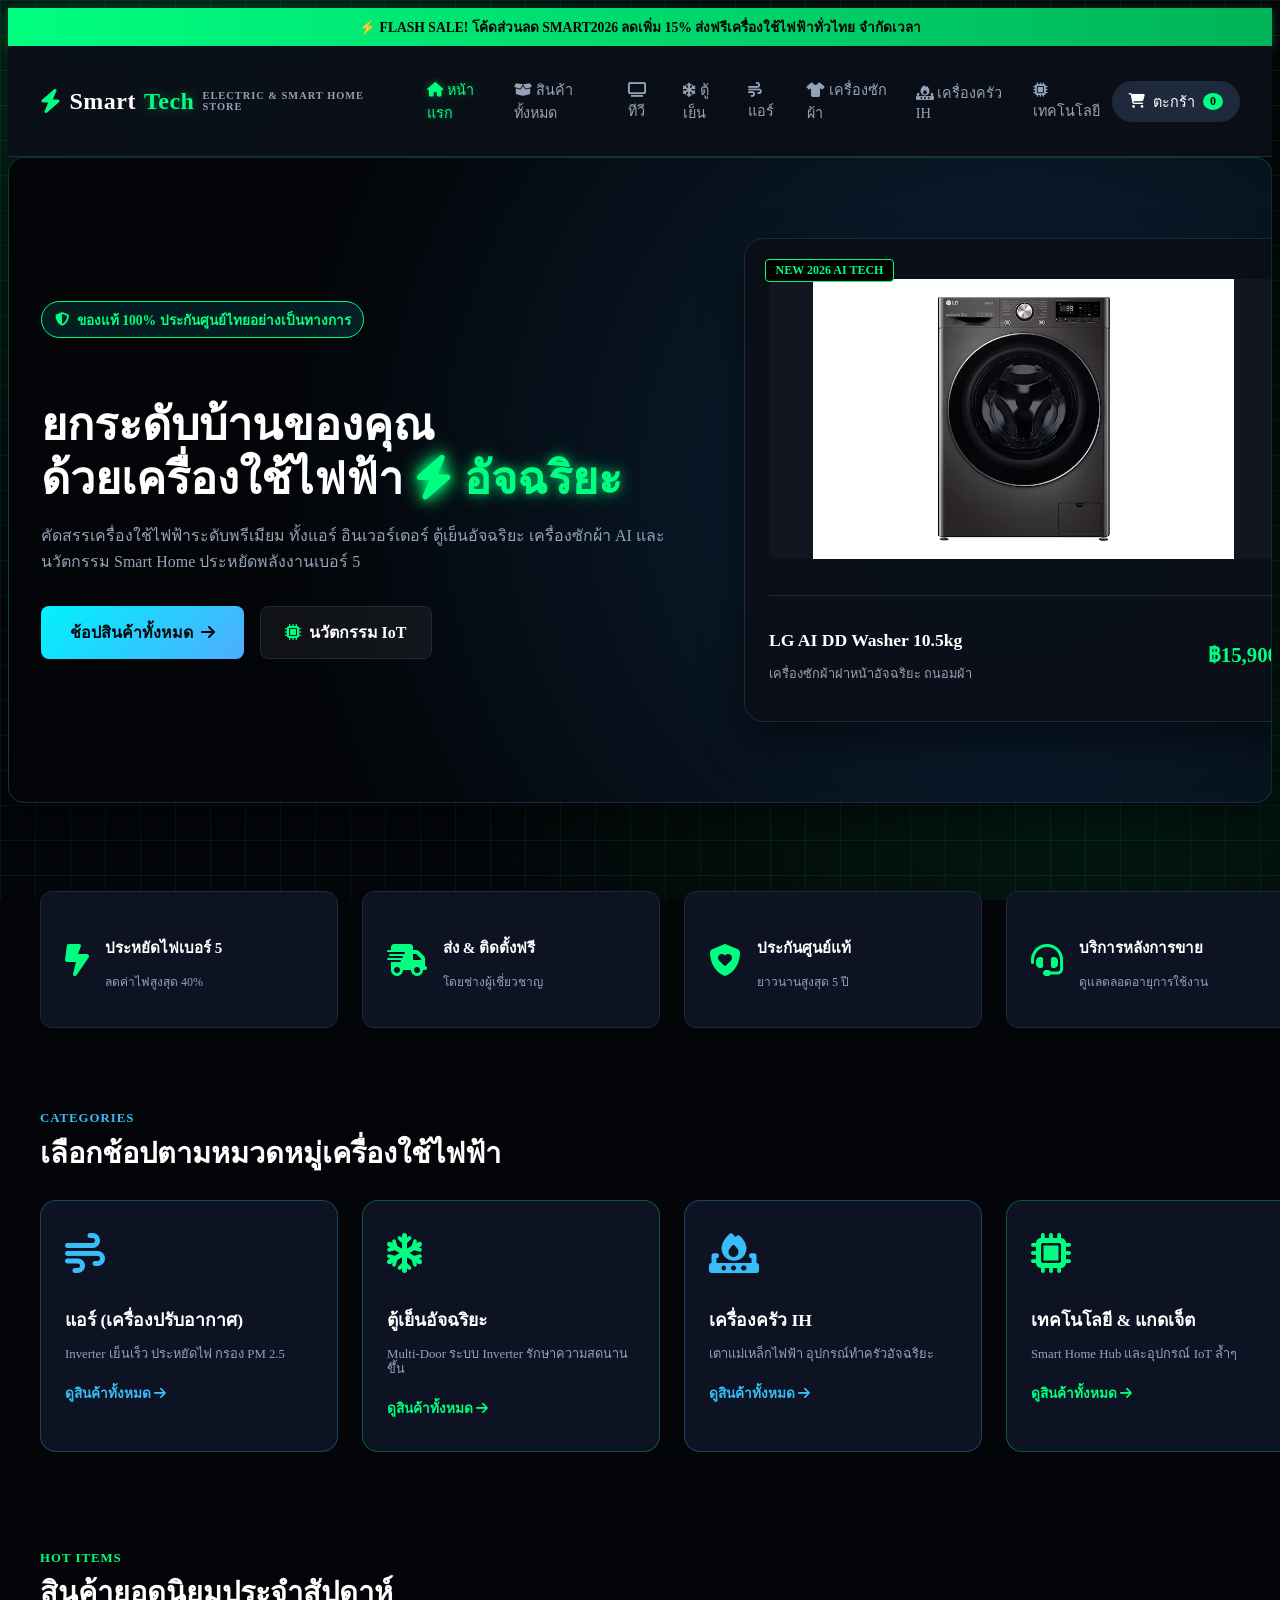
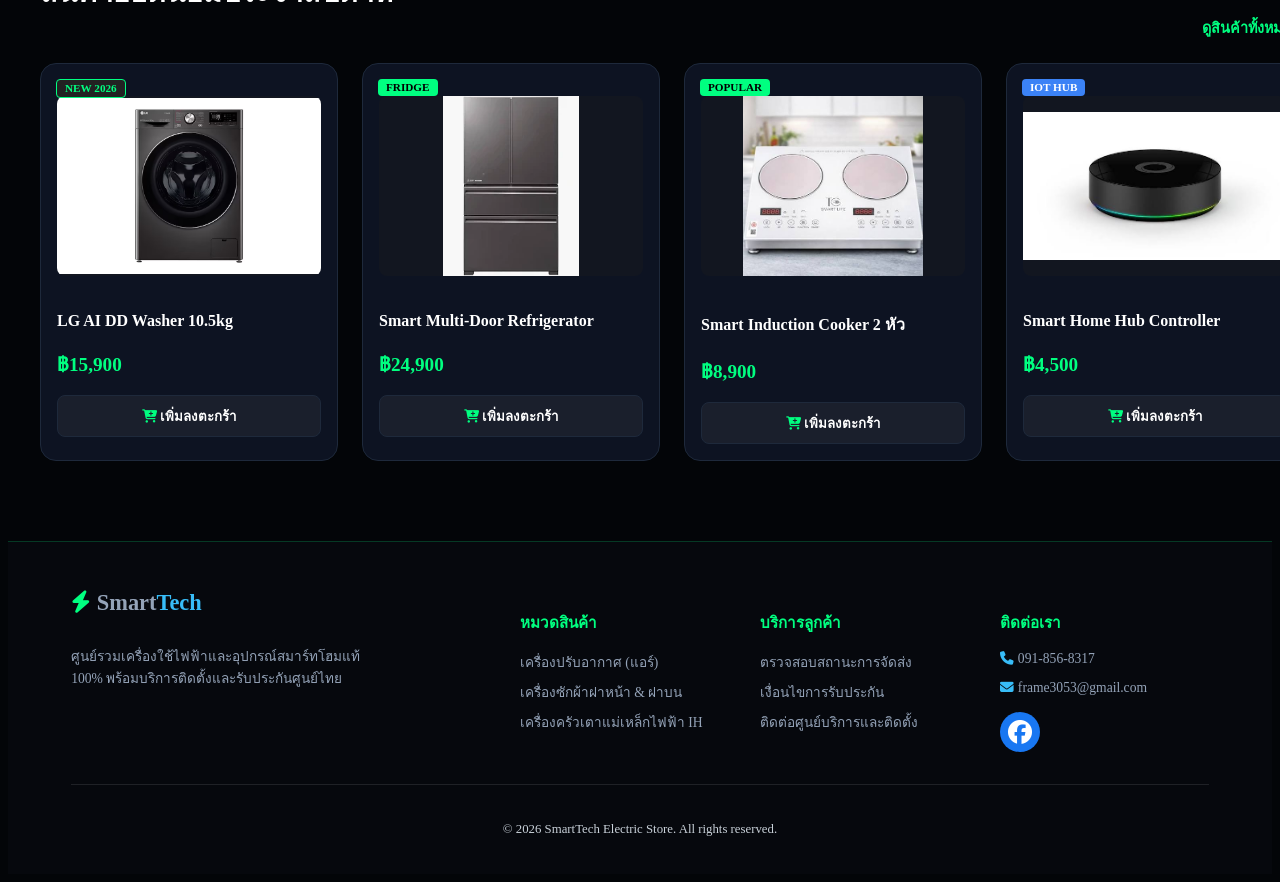
<file: index.html>
<!DOCTYPE html>
<html lang="th">
<head>
    <meta charset="UTF-8">
    <meta name="viewport" content="width=device-width, initial-scale=1.0">
    <title>SmartTech - ผู้นำนวัตกรรมเครื่องใช้ไฟฟ้าอัจฉริยะ</title>
    <!-- FontAwesome สำหรับไอคอน -->
    <link rel="stylesheet" href="https://cdnjs.cloudflare.com/ajax/libs/font-awesome/6.4.0/css/all.min.css">
    <!-- เชื่อมโยงไฟล์ CSS หลัก -->
    <link rel="stylesheet" href="style.css">
</head>
<body>

    <!-- Top Banner -->
    <div class="top-banner">
        ⚡ FLASH SALE! โค้ดส่วนลด SMART2026 ลดเพิ่ม 15% ส่งฟรีเครื่องใช้ไฟฟ้าทั่วไทย <span>จำกัดเวลา</span>
    </div>

    <!-- Navigation Bar -->
    <header>
        <div class="nav-container">
            <a href="index.html" class="logo">
                <i class="fa-solid fa-bolt" style="color:var(--accent-color);"></i> Smart<span>Tech</span>
                <small style="display: block; font-size: 0.65rem; color: var(--text-muted); letter-spacing: 1px;">ELECTRIC & SMART HOME STORE</small>
            </a>
            <ul class="nav-links">
                <li><a href="index.html" class="active"><i class="fa-solid fa-house"></i> หน้าแรก</a></li>
                <li><a href="products.html"><i class="fa-solid fa-box-open"></i> สินค้าทั้งหมด</a></li>
                <li><a href="tv.html"><i class="fa-solid fa-tv"></i> ทีวี</a></li>
                <li><a href="fridge.html"><i class="fa-solid fa-snowflake"></i> ตู้เย็น</a></li>
                <li><a href="ac.html"><i class="fa-solid fa-wind"></i> แอร์</a></li>
                <li><a href="washing.html"><i class="fa-solid fa-shirt"></i> เครื่องซักผ้า</a></li>
                <li><a href="kitchen.html"><i class="fa-solid fa-fire-burner"></i> เครื่องครัว IH</a></li>
                <li><a href="technology.html"><i class="fa-solid fa-microchip"></i> เทคโนโลยี</a></li>
            </ul>
            <a href="cart.html" class="cart-btn">
                <i class="fa-solid fa-cart-shopping"></i> ตะกร้า <span id="cart-count">0</span>
            </a>
        </div>
    </header>

    <!-- Hero Section -->
    <section class="hero-section" style="padding: 3rem 0; background: radial-gradient(circle at 80% 50%, #0d233a 0%, #030508 70%); border-bottom: 1px solid var(--border-color);">
        <div class="container" style="display: grid; grid-template-columns: 1.2fr 1fr; gap: 2rem; align-items: center;">
            <div>
                <div style="display: inline-flex; align-items: center; gap: 0.5rem; background: rgba(0,242,254,0.1); border: 1px solid var(--accent-color); padding: 0.4rem 0.8rem; border-radius: 20px; color: var(--accent-color); font-size: 0.85rem; font-weight: 700; margin-bottom: 1.5rem;">
                    <i class="fa-solid fa-shield-halved"></i> ของแท้ 100% ประกันศูนย์ไทยอย่างเป็นทางการ
                </div>
                <h1 style="font-size: 2.8rem; color: #fff; margin-bottom: 1rem; line-height: 1.2;">
    ยกระดับบ้านของคุณ<br>
    ด้วยเครื่องใช้ไฟฟ้า <span class="lightning-effect"><i class="fa-solid fa-bolt" style="color: var(--accent-color); filter: drop-shadow(0 0 8px rgba(0,255,128,0.8));"></i> อัจฉริยะ</span>
</h1>
                <p style="color: var(--text-muted); font-size: 1rem; line-height: 1.6; margin-bottom: 2rem;">
                    คัดสรรเครื่องใช้ไฟฟ้าระดับพรีเมียม ทั้งแอร์ อินเวอร์เตอร์ ตู้เย็นอัจฉริยะ เครื่องซักผ้า AI และนวัตกรรม Smart Home ประหยัดพลังงานเบอร์ 5
                </p>
                <div style="display: flex; gap: 1rem;">
                    <a href="products.html" style="background: linear-gradient(135deg, #00f2fe 0%, #4facfe 100%); color: #030508; padding: 0.8rem 1.8rem; border-radius: 8px; font-weight: 800; text-decoration: none; display: inline-flex; align-items: center; gap: 0.5rem;">
                        ช้อปสินค้าทั้งหมด <i class="fa-solid fa-arrow-right"></i>
                    </a>
                    <a href="technology.html" style="background: rgba(255,255,255,0.05); border: 1px solid var(--border-color); color: #fff; padding: 0.8rem 1.5rem; border-radius: 8px; font-weight: 700; text-decoration: none; display: inline-flex; align-items: center; gap: 0.5rem;">
                        <i class="fa-solid fa-microchip" style="color: var(--accent-color);"></i> นวัตกรรม IoT
                    </a>
                </div>
            </div>
            <div class="card-hover" style="background: rgba(10, 13, 20, 0.8); border: 1px solid var(--border-color); border-radius: 20px; padding: 1.5rem; position: relative; box-shadow: 0 20px 40px rgba(0,0,0,0.5);">
                <span style="position: absolute; top: 20px; left: 20px; background: #000; color: var(--accent-color); border: 1px solid var(--accent-color); padding: 0.2rem 0.6rem; border-radius: 4px; font-size: 0.75rem; font-weight: 800;">NEW 2026 AI TECH</span>
                <img src="thum-1600x1062.avif" alt="LG AI DD Washer" style="width: 100%; height: 280px; object-fit: contain; border-radius: 10px; margin: 1rem 0; background: #121620;">
                <div style="display: flex; justify-content: space-between; align-items: center; margin-top: 1rem; border-top: 1px solid var(--border-color); padding-top: 1rem;">
                    <div>
                        <h3 style="color: #fff; font-size: 1.1rem; margin-bottom: 0.2rem;">LG AI DD Washer 10.5kg</h3>
                        <p style="color: var(--text-muted); font-size: 0.8rem;">เครื่องซักผ้าฝาหน้าอัจฉริยะ ถนอมผ้า</p>
                    </div>
                    <span style="color: var(--accent-color); font-weight: 800; font-size: 1.3rem;">฿15,900</span>
                </div>
            </div>
        </div>
    </section>

    <!-- Features Banner -->
    <div class="container" style="margin: 3rem auto;">
        <div style="display: grid; grid-template-columns: repeat(4, 1fr); gap: 1.5rem;">
            <div class="card-hover" style="background: var(--card-bg); border: 1px solid var(--border-color); padding: 1.5rem; border-radius: 12px; display: flex; align-items: center; gap: 1rem;">
                <i class="fa-solid fa-bolt-lightning" style="font-size: 2rem; color: var(--accent-color);"></i>
                <div>
                    <h4 style="color: #fff; font-size: 0.95rem; margin-bottom: 0.2rem;">ประหยัดไฟเบอร์ 5</h4>
                    <p style="color: var(--text-muted); font-size: 0.75rem;">ลดค่าไฟสูงสุด 40%</p>
                </div>
            </div>
            <div class="card-hover" style="background: var(--card-bg); border: 1px solid var(--border-color); padding: 1.5rem; border-radius: 12px; display: flex; align-items: center; gap: 1rem;">
                <i class="fa-solid fa-truck-fast" style="font-size: 2rem; color: var(--accent-color);"></i>
                <div>
                    <h4 style="color: #fff; font-size: 0.95rem; margin-bottom: 0.2rem;">ส่ง & ติดตั้งฟรี</h4>
                    <p style="color: var(--text-muted); font-size: 0.75rem;">โดยช่างผู้เชี่ยวชาญ</p>
                </div>
            </div>
            <div class="card-hover" style="background: var(--card-bg); border: 1px solid var(--border-color); padding: 1.5rem; border-radius: 12px; display: flex; align-items: center; gap: 1rem;">
                <i class="fa-solid fa-shield-heart" style="font-size: 2rem; color: var(--accent-color);"></i>
                <div>
                    <h4 style="color: #fff; font-size: 0.95rem; margin-bottom: 0.2rem;">ประกันศูนย์แท้</h4>
                    <p style="color: var(--text-muted); font-size: 0.75rem;">ยาวนานสูงสุด 5 ปี</p>
                </div>
            </div>
            <div class="card-hover" style="background: var(--card-bg); border: 1px solid var(--border-color); padding: 1.5rem; border-radius: 12px; display: flex; align-items: center; gap: 1rem;">
                <i class="fa-solid fa-headset" style="font-size: 2rem; color: var(--accent-color);"></i>
                <div>
                    <h4 style="color: #fff; font-size: 0.95rem; margin-bottom: 0.2rem;">บริการหลังการขาย</h4>
                    <p style="color: var(--text-muted); font-size: 0.75rem;">ดูแลตลอดอายุการใช้งาน</p>
                </div>
            </div>
        </div>
    </div>

    <!-- Categories Section -->
    <div class="container" style="margin-bottom: 4rem;">
        <div style="margin-bottom: 1.5rem;">
            <span style="color: #38bdf8; font-size: 0.8rem; font-weight: 800; letter-spacing: 1px;">CATEGORIES</span>
            <h2 style="font-size: 1.8rem; color: #fff; margin-top: 0.2rem;">เลือกช้อปตามหมวดหมู่เครื่องใช้ไฟฟ้า</h2>
        </div>
        <div style="display: grid; grid-template-columns: repeat(4, 1fr); gap: 1.5rem;">
            
            <!-- 1. แอร์ -->
            <a href="ac.html" class="card-hover" style="background: var(--card-bg); border: 1px solid rgba(56, 189, 248, 0.3); border-radius: 16px; padding: 2rem 1.5rem; text-decoration: none; display: block; transition: 0.3s;">
                <i class="fa-solid fa-wind" style="font-size: 2.5rem; color: #38bdf8; margin-bottom: 1rem;"></i>
                <h3 style="color: #fff; font-size: 1.1rem; margin-bottom: 0.4rem;">แอร์ (เครื่องปรับอากาศ)</h3>
                <p style="color: var(--text-muted); font-size: 0.8rem; margin-bottom: 1.2rem; line-height: 1.2;">Inverter เย็นเร็ว ประหยัดไฟ กรอง PM 2.5</p>
                <span style="color: #38bdf8; font-size: 0.85rem; font-weight: 700;">ดูสินค้าทั้งหมด <i class="fa-solid fa-arrow-right"></i></span>
            </a>

            <!-- 2. ตู้เย็น (ใช้ fridge.webp) -->
            <a href="fridge.html" class="card-hover" style="background: var(--card-bg); border: 1px solid rgba(0, 255, 128, 0.3); border-radius: 16px; padding: 2rem 1.5rem; text-decoration: none; display: block; transition: 0.3s;">
                <i class="fa-solid fa-snowflake" style="font-size: 2.5rem; color: #00ff80; margin-bottom: 1rem;"></i>
                <h3 style="color: #fff; font-size: 1.1rem; margin-bottom: 0.4rem;">ตู้เย็นอัจฉริยะ</h3>
                <p style="color: var(--text-muted); font-size: 0.8rem; margin-bottom: 1.2rem; line-height: 1.2;">Multi-Door ระบบ Inverter รักษาความสดนานขึ้น</p>
                <span style="color: #00ff80; font-size: 0.85rem; font-weight: 700;">ดูสินค้าทั้งหมด <i class="fa-solid fa-arrow-right"></i></span>
            </a>

            <!-- 3. เครื่องครัว IH -->
            <a href="kitchen.html" class="card-hover" style="background: var(--card-bg); border: 1px solid rgba(56, 189, 248, 0.3); border-radius: 16px; padding: 2rem 1.5rem; text-decoration: none; display: block; transition: 0.3s;">
                <i class="fa-solid fa-fire-burner" style="font-size: 2.5rem; color: #38bdf8; margin-bottom: 1rem;"></i>
                <h3 style="color: #fff; font-size: 1.1rem; margin-bottom: 0.4rem;">เครื่องครัว IH</h3>
                <p style="color: var(--text-muted); font-size: 0.8rem; margin-bottom: 1.2rem; line-height: 1.2;">เตาแม่เหล็กไฟฟ้า อุปกรณ์ทำครัวอัจฉริยะ</p>
                <span style="color: #38bdf8; font-size: 0.85rem; font-weight: 700;">ดูสินค้าทั้งหมด <i class="fa-solid fa-arrow-right"></i></span>
            </a>

            <!-- 4. เทคโนโลยี -->
            <a href="technology.html" class="card-hover" style="background: var(--card-bg); border: 1px solid rgba(0, 255, 128, 0.3); border-radius: 16px; padding: 2rem 1.5rem; text-decoration: none; display: block; transition: 0.3s;">
                <i class="fa-solid fa-microchip" style="font-size: 2.5rem; color: #00ff80; margin-bottom: 1rem;"></i>
                <h3 style="color: #fff; font-size: 1.1rem; margin-bottom: 0.4rem;">เทคโนโลยี & แกดเจ็ต</h3>
                <p style="color: var(--text-muted); font-size: 0.8rem; margin-bottom: 1.2rem; line-height: 1.2;">Smart Home Hub และอุปกรณ์ IoT ล้ำๆ</p>
                <span style="color: #00ff80; font-size: 0.85rem; font-weight: 700;">ดูสินค้าทั้งหมด <i class="fa-solid fa-arrow-right"></i></span>
            </a>

        </div>
    </div>

    <!-- Hot Items Section -->
    <div class="container" style="margin-bottom: 5rem;">
        <div style="display: flex; justify-content: space-between; align-items: flex-end; margin-bottom: 1.5rem;">
            <div>
                <span style="color: var(--accent-color); font-size: 0.8rem; font-weight: 800; letter-spacing: 1px;">HOT ITEMS</span>
                <h2 style="font-size: 1.8rem; color: #fff; margin-top: 0.2rem;">สินค้ายอดนิยมประจำสัปดาห์</h2>
            </div>
            <a href="products.html" style="color: var(--accent-color); text-decoration: none; font-weight: 700; font-size: 0.9rem;">ดูสินค้าทั้งหมด <i class="fa-solid fa-chevron-right"></i></a>
        </div>

        <div style="display: grid; grid-template-columns: repeat(4, 1fr); gap: 1.5rem;">
            <!-- สินค้าที่ 1 (เครื่องซักผ้า) -->
            <div class="card-hover" style="background-color: var(--card-bg); border: 1px solid var(--border-color); border-radius: 16px; overflow: hidden; padding: 1rem; position: relative;">
                <span style="position: absolute; top: 15px; left: 15px; background: #222; color: var(--accent-color); border: 1px solid var(--accent-color); font-size: 0.7rem; font-weight: 800; padding: 0.15rem 0.5rem; border-radius: 4px; z-index: 2;">NEW 2026</span>
                <img src="thum-1600x1062.avif" alt="LG AI DD Washer" style="width: 100%; height: 180px; object-fit: contain; border-radius: 8px; margin: 1rem 0; background: #121620;">
                <h3 style="color: #fff; font-size: 1rem; margin-bottom: 0.3rem;">LG AI DD Washer 10.5kg</h3>
                <p style="color: var(--accent-color); font-weight: 800; font-size: 1.2rem; margin-bottom: 1rem;">฿15,900</p>
                <button onclick="addToCart('LG AI DD Washer 10.5kg', 15900, 'thum-1600x1062.avif')" style="width: 100%; background: #1a1f2c; border: 1px solid var(--border-color); color: #fff; padding: 0.6rem; border-radius: 8px; font-weight: 700; cursor: pointer; transition: 0.2s;">
                    <i class="fa-solid fa-cart-plus" style="color: var(--accent-color);"></i> เพิ่มลงตะกร้า
                </button>
            </div>

            <!-- สินค้าที่ 2 (ตู้เย็น - ใช้ fridge.webp) -->
            <div class="card-hover" style="background-color: var(--card-bg); border: 1px solid var(--border-color); border-radius: 16px; overflow: hidden; padding: 1rem; position: relative;">
                <span style="position: absolute; top: 15px; left: 15px; background: #00ff80; color: #000; font-size: 0.7rem; font-weight: 800; padding: 0.15rem 0.5rem; border-radius: 4px; z-index: 2;">FRIDGE</span>
                <img src="fridge.webp" alt="Multi-Door Smart Fridge" style="width: 100%; height: 180px; object-fit: contain; border-radius: 8px; margin: 1rem 0; background: #121620;">
                <h3 style="color: #fff; font-size: 1rem; margin-bottom: 0.3rem;">Smart Multi-Door Refrigerator</h3>
                <p style="color: var(--accent-color); font-weight: 800; font-size: 1.2rem; margin-bottom: 1rem;">฿24,900</p>
                <button onclick="addToCart('Smart Multi-Door Refrigerator', 24900, 'fridge.webp')" style="width: 100%; background: #1a1f2c; border: 1px solid var(--border-color); color: #fff; padding: 0.6rem; border-radius: 8px; font-weight: 700; cursor: pointer; transition: 0.2s;">
                    <i class="fa-solid fa-cart-plus" style="color: var(--accent-color);"></i> เพิ่มลงตะกร้า
                </button>
            </div>

            <!-- สินค้าที่ 3 (เตาแม่เหล็กไฟฟ้า) -->
            <div class="card-hover" style="background-color: var(--card-bg); border: 1px solid var(--border-color); border-radius: 16px; overflow: hidden; padding: 1rem; position: relative;">
                <span style="position: absolute; top: 15px; left: 15px; background: var(--accent-color); color: #000; font-size: 0.7rem; font-weight: 800; padding: 0.15rem 0.5rem; border-radius: 4px; z-index: 2;">POPULAR</span>
                <img src="images.jpg" alt="Smart Induction Cooker" style="width: 100%; height: 180px; object-fit: contain; border-radius: 8px; margin: 1rem 0; background: #121620;">
                <h3 style="color: #fff; font-size: 1rem; margin-bottom: 0.3rem;">Smart Induction Cooker 2 หัว</h3>
                <p style="color: var(--accent-color); font-weight: 800; font-size: 1.2rem; margin-bottom: 1rem;">฿8,900</p>
                <button onclick="addToCart('Smart Induction Cooker 2 หัวเตา', 8900, 'images.jpg')" style="width: 100%; background: #1a1f2c; border: 1px solid var(--border-color); color: #fff; padding: 0.6rem; border-radius: 8px; font-weight: 700; cursor: pointer; transition: 0.2s;">
                    <i class="fa-solid fa-cart-plus" style="color: var(--accent-color);"></i> เพิ่มลงตะกร้า
                </button>
            </div>

            <!-- สินค้าที่ 4 (สมาร์ทโฮมฮับ) -->
            <div class="card-hover" style="background-color: var(--card-bg); border: 1px solid var(--border-color); border-radius: 16px; overflow: hidden; padding: 1rem; position: relative;">
                <span style="position: absolute; top: 15px; left: 15px; background: #3b82f6; color: #fff; font-size: 0.7rem; font-weight: 800; padding: 0.15rem 0.5rem; border-radius: 4px; z-index: 2;">IOT HUB</span>
                <img src="images (1).jpg" alt="Smart Home Hub" style="width: 100%; height: 180px; object-fit: contain; border-radius: 8px; margin: 1rem 0; background: #121620;">
                <h3 style="color: #fff; font-size: 1rem; margin-bottom: 0.3rem;">Smart Home Hub Controller</h3>
                <p style="color: var(--accent-color); font-weight: 800; font-size: 1.2rem; margin-bottom: 1rem;">฿4,500</p>
                <button onclick="addToCart('Smart Home Hub IoT Controller', 4500, 'images (1).jpg')" style="width: 100%; background: #1a1f2c; border: 1px solid var(--border-color); color: #fff; padding: 0.6rem; border-radius: 8px; font-weight: 700; cursor: pointer; transition: 0.2s;">
                    <i class="fa-solid fa-cart-plus" style="color: var(--accent-color);"></i> เพิ่มลงตะกร้า
                </button>
            </div>
        </div>
    </div>

    <!-- Footer -->
    <footer style="background: #030508; border-top: 1px solid var(--border-color); padding: 3rem 0 1.5rem 0; color: var(--text-muted); position: relative; z-index: 10; clear: both; width: 100%;">
        <div class="container" style="display: grid; grid-template-columns: 2fr 1fr 1fr 1fr; gap: 2rem; margin-bottom: 2rem; max-width: 1200px; margin-left: auto; margin-right: auto; padding: 0 1rem;">
            <div>
                <a href="index.html" class="logo" style="display: inline-block; margin-bottom: 1rem; font-size: 1.4rem; font-weight: 800; color: #fff; text-decoration: none;">
                    <i class="fa-solid fa-bolt" style="color:var(--accent-color);"></i> Smart<span>Tech</span>
                </a>
                <p style="font-size: 0.85rem; line-height: 1.6; max-width: 320px;">
                    ศูนย์รวมเครื่องใช้ไฟฟ้าและอุปกรณ์สมาร์ทโฮมแท้ 100% พร้อมบริการติดตั้งและรับประกันศูนย์ไทย
                </p>
            </div>
            <div>
                <h4 style="color: #fff; font-size: 0.95rem; margin-bottom: 1rem;">หมวดสินค้า</h4>
                <ul style="list-style: none; padding: 0; display: flex; flex-direction: column; gap: 0.5rem; font-size: 0.85rem;">
                    <li><a href="ac.html" style="color: var(--text-muted); text-decoration: none;">เครื่องปรับอากาศ (แอร์)</a></li>
                    <li><a href="fridge.html" style="color: var(--text-muted); text-decoration: none;">ตู้เย็นอัจฉริยะ</a></li>
                    <li><a href="washing.html" style="color: var(--text-muted); text-decoration: none;">เครื่องซักผ้าฝาหน้า & ฝาบน</a></li>
                    <li><a href="kitchen.html" style="color: var(--text-muted); text-decoration: none;">เครื่องครัวเตาแม่เหล็กไฟฟ้า IH</a></li>
                </ul>
            </div>
            <div>
                <h4 style="color: #fff; font-size: 0.95rem; margin-bottom: 1rem;">บริการลูกค้า</h4>
                <ul style="list-style: none; padding: 0; display: flex; flex-direction: column; gap: 0.5rem; font-size: 0.85rem;">
                    <li><a href="tracking.html" style="color: var(--text-muted); text-decoration: none;">ตรวจสอบสถานะการจัดส่ง</a></li>
                    <li><a href="warranty.html" style="color: var(--text-muted); text-decoration: none;">เงื่อนไขการรับประกัน</a></li>
                    <li><a href="contact.html" style="color: var(--text-muted); text-decoration: none;">ติดต่อศูนย์บริการและติดตั้ง</a></li>
                </ul>
            </div>
            <div>
                <h4 style="color: #fff; font-size: 0.95rem; margin-bottom: 1rem;">ติดต่อเรา</h4>
                <p style="font-size: 0.85rem; margin-bottom: 0.5rem;"><i class="fa-solid fa-phone" style="color: var(--accent-color);"></i> 091-856-8317</p>
                <p style="font-size: 0.85rem; margin-bottom: 1rem;"><i class="fa-solid fa-envelope" style="color: var(--accent-color);"></i> frame3053@gmail.com</p>
                <div style="display: flex; gap: 1rem; font-size: 1.2rem;">
                    <a href="https://www.facebook.com/pha.nu.wichy.suwrrn.ratn" target="_blank" style="color: #fff; text-decoration: none;" title="Facebook"><i class="fa-brands fa-facebook"></i></a>
                </div>
            </div>
        </div>
        <div class="container" style="border-top: 1px solid var(--border-color); padding-top: 1.5rem; text-align: center; font-size: 0.8rem; max-width: 1200px; margin-left: auto; margin-right: auto; padding-left: 1rem; padding-right: 1rem;">
            <p>&copy; 2026 SmartTech Electric Store. All rights reserved.</p>
        </div>
    </footer>

    <!-- เชื่อมโยง JavaScript สำหรับจัดการตะกร้าสินค้า -->
    <script src="main.js"></script>
    <script src="footer.js"></script>
</body>
</html>
</file>
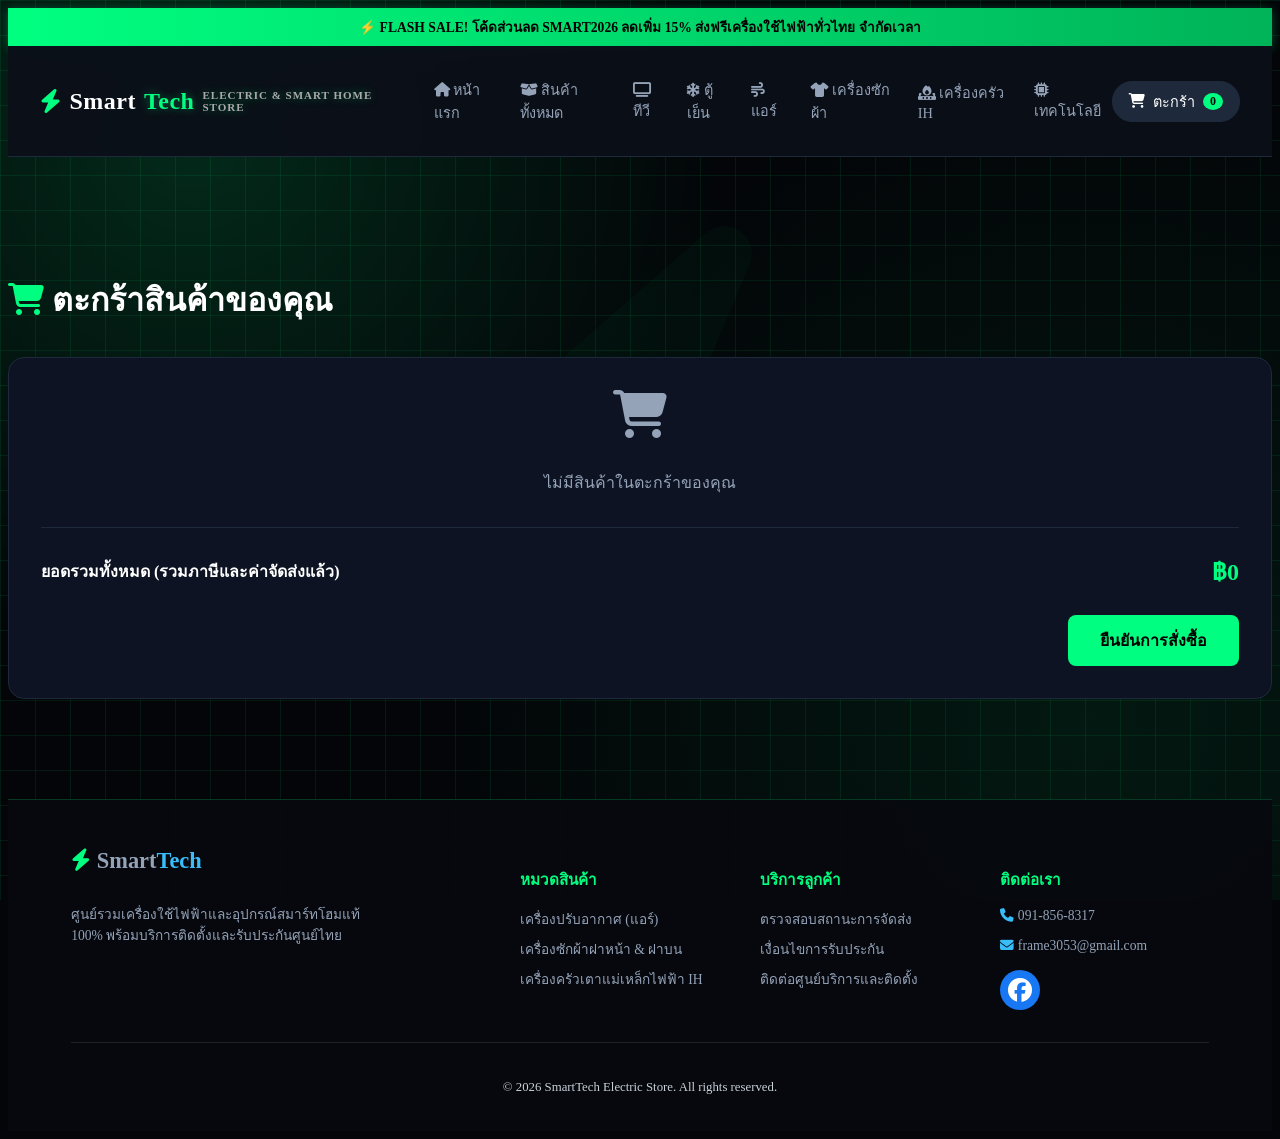
<file: cart.html>
<!DOCTYPE html>
<html lang="th">
<head>
    <meta charset="UTF-8">
    <meta name="viewport" content="width=device-width, initial-scale=1.0">
    <title>ตะกร้าสินค้า - SmartTech</title>
    <link rel="stylesheet" href="https://cdnjs.cloudflare.com/ajax/libs/font-awesome/6.4.0/css/all.min.css">
    <link rel="stylesheet" href="style.css">
</head>
<body>
    <div class="top-banner">⚡ FLASH SALE! โค้ดส่วนลด SMART2026 ลดเพิ่ม 15% ส่งฟรีเครื่องใช้ไฟฟ้าทั่วไทย <span>จำกัดเวลา</span></div>
    
    <header>
        <div class="nav-container">
            <a href="index.html" class="logo"><i class="fa-solid fa-bolt" style="color:var(--accent-color);"></i> Smart<span>Tech</span> <span style="font-size: 11px; letter-spacing: 1px; color: #aaa;">ELECTRIC & SMART HOME STORE</span></a>
            <ul class="nav-links">
                <li><a href="index.html"><i class="fa-solid fa-house"></i> หน้าแรก</a></li>
                <li><a href="products.html"><i class="fa-solid fa-box-open"></i> สินค้าทั้งหมด</a></li>
                <li><a href="tv.html"><i class="fa-solid fa-tv"></i> ทีวี</a></li>
                <li><a href="fridge.html"><i class="fa-solid fa-snowflake"></i> ตู้เย็น</a></li>
                <li><a href="ac.html"><i class="fa-solid fa-wind"></i> แอร์</a></li>
                <li><a href="washing.html"><i class="fa-solid fa-shirt"></i> เครื่องซักผ้า</a></li>
                <li><a href="kitchen.html"><i class="fa-solid fa-fire-burner"></i> เครื่องครัว IH</a></li>
                <li><a href="technology.html"><i class="fa-solid fa-microchip"></i> เทคโนโลยี</a></li>
            </ul>
            <a href="cart.html" class="cart-btn active"><i class="fa-solid fa-cart-shopping"></i> ตะกร้า <span id="cart-count">0</span></a>
        </div>
    </header>

    <div class="container" style="padding: 4rem 0; min-height: 50vh;">
        <h1 style="color: #fff; margin-bottom: 2rem;"><i class="fa-solid fa-cart-shopping" style="color: var(--accent-color);"></i> ตะกร้าสินค้าของคุณ</h1>
        
        <!-- เพิ่มคลาส card-hover ตรงนี้เพื่อให้กล่องตะกร้าขยับและเรืองแสงได้เมื่อเอาเมาส์ชี้ -->
        <div class="card-hover" style="background-color: var(--card-bg); border: 1px solid var(--border-color); border-radius: 16px; padding: 2rem;">
            <!-- รายการสินค้าในตะกร้าจะแสดงที่นี่โดยอัตโนมัติ -->
            <div id="cart-items-container" style="text-align: center;">
                <i class="fa-solid fa-cart-shopping" style="font-size: 3rem; color: var(--text-muted); margin-bottom: 1rem;"></i>
                <p style="color: var(--text-muted); font-size: 1rem;">ไม่มีสินค้าในตะกร้าของคุณ</p>
            </div>
            
            <div style="margin-top: 2rem; border-top: 1px solid var(--border-color); padding-top: 1.5rem; display: flex; justify-content: space-between; align-items: center;">
                <span style="color: #fff; font-weight: bold;">ยอดรวมทั้งหมด (รวมภาษีและค่าจัดส่งแล้ว)</span>
                <span id="cart-total" style="color: var(--accent-color); font-size: 1.5rem; font-weight: 800;">฿0</span>
            </div>
            
            <div style="text-align: right;">
                <button onclick="checkout()" style="margin-top: 1.5rem; background: var(--accent-color); color: #000; border: none; padding: 0.8rem 2rem; border-radius: 8px; font-weight: 800; cursor: pointer; font-size: 1rem;">
                    ยืนยันการสั่งซื้อ
                </button>
            </div>
        </div>
    </div>

    <!-- Footer -->
    <footer style="background: #030508; border-top: 1px solid var(--border-color); padding: 3rem 0 1.5rem 0; color: var(--text-muted);">
        <div class="container" style="display: grid; grid-template-columns: 2fr 1fr 1fr 1fr; gap: 2rem; margin-bottom: 2rem;">
            <div>
                <a href="index.html" class="logo" style="display: inline-block; margin-bottom: 1rem; font-size: 1.4rem; font-weight: 800; color: #fff; text-decoration: none;">
                    <i class="fa-solid fa-bolt" style="color:var(--accent-color);"></i> Smart<span>Tech</span>
                </a>
                <p style="font-size: 0.85rem; line-height: 1.6; max-width: 320px;">
                    ศูนย์รวมเครื่องใช้ไฟฟ้าและอุปกรณ์สมาร์ทโฮมแท้ 100% พร้อมบริการติดตั้งและรับประกันศูนย์ไทย
                </p>
            </div>
            <div>
                <h4 style="color: #fff; font-size: 0.95rem; margin-bottom: 1rem;">หมวดสินค้า</h4>
                <ul style="list-style: none; padding: 0; display: flex; flex-direction: column; gap: 0.5rem; font-size: 0.85rem;">
                    <li><a href="ac.html" style="color: var(--text-muted); text-decoration: none;">เครื่องปรับอากาศ (แอร์)</a></li>
                    <li><a href="washing.html" style="color: var(--text-muted); text-decoration: none;">เครื่องซักผ้าฝาหน้า & ฝาบน</a></li>
                    <li><a href="kitchen.html" style="color: var(--text-muted); text-decoration: none;">เครื่องครัวเตาแม่เหล็กไฟฟ้า IH</a></li>
                </ul>
            </div>
            <div>
                <h4 style="color: #fff; font-size: 0.95rem; margin-bottom: 1rem;">บริการลูกค้า</h4>
                <ul style="list-style: none; padding: 0; display: flex; flex-direction: column; gap: 0.5rem; font-size: 0.85rem;">
                    <li><a href="#" style="color: var(--text-muted); text-decoration: none;">ตรวจสอบสถานะการจัดส่ง</a></li>
                    <li><a href="#" style="color: var(--text-muted); text-decoration: none;">เงื่อนไขการรับประกัน</a></li>
                    <li><a href="#" style="color: var(--text-muted); text-decoration: none;">ติดต่อศูนย์บริการและติดตั้ง</a></li>
                </ul>
            </div>
            <div>
                <h4 style="color: #fff; font-size: 0.95rem; margin-bottom: 1rem;">ติดต่อเรา</h4>
                <p style="font-size: 0.85rem; margin-bottom: 0.5rem;"><i class="fa-solid fa-phone" style="color: var(--accent-color);"></i> 091-856-8317</p>
                <p style="font-size: 0.85rem; margin-bottom: 1rem;"><i class="fa-solid fa-envelope" style="color: var(--accent-color);"></i> frame3053@gmail.com</p>
                <div style="display: flex; gap: 1rem; font-size: 1.2rem;">
                    <a href="#" style="color: #fff;"><i class="fa-brands fa-facebook"></i></a>
                </div>
            </div>
        </div>
        <div class="container" style="border-top: 1px solid var(--border-color); padding-top: 1.5rem; text-align: center; font-size: 0.8rem;">
            <p>&copy; 2026 SmartTech Electric Store. All rights reserved.</p>
        </div>
    </footer>
    
    <script src="main.js"></script>
    <script src="footer.js"></script>
</body>
</html>
</file>
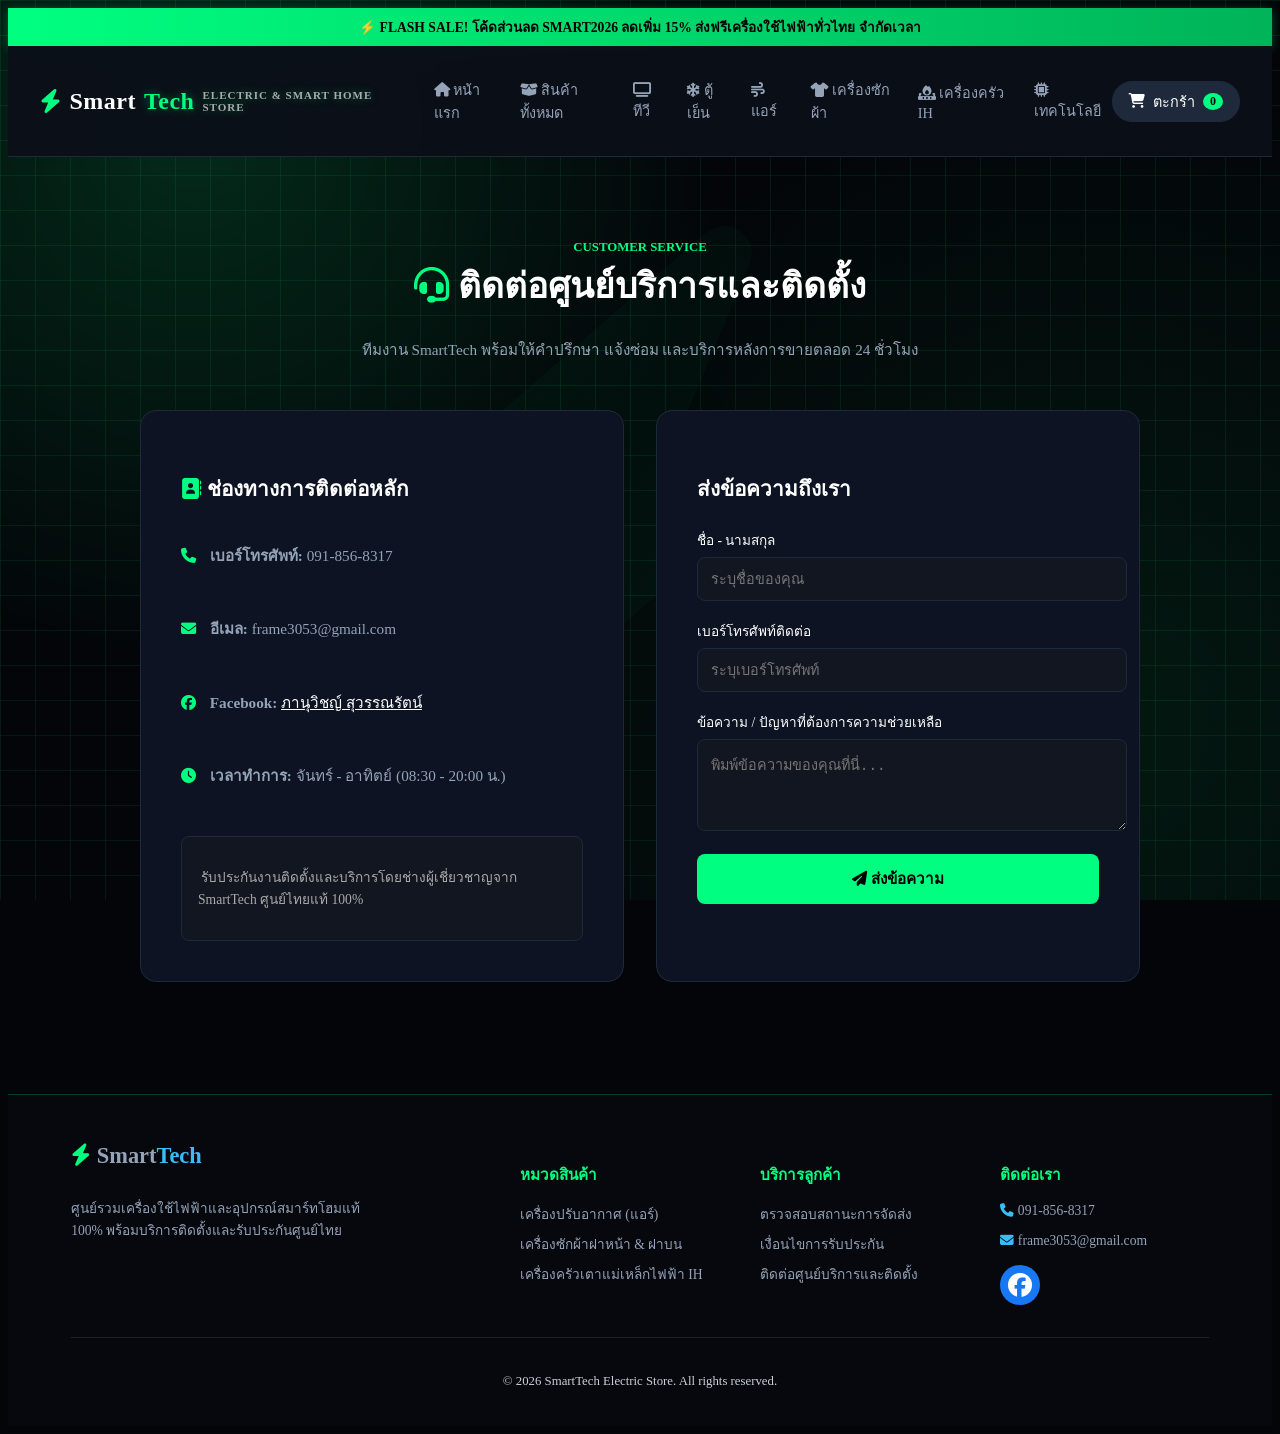
<file: contact.html>
<!DOCTYPE html>
<html lang="th">
<head>
    <meta charset="UTF-8">
    <meta name="viewport" content="width=device-width, initial-scale=1.0">
    <title>ติดต่อศูนย์บริการ - SmartTech</title>
    <link rel="stylesheet" href="https://cdnjs.cloudflare.com/ajax/libs/font-awesome/6.4.0/css/all.min.css">
    <link rel="stylesheet" href="style.css">
</head>
<body>
    
    <!-- Top Banner -->
    <div class="top-banner">⚡ FLASH SALE! โค้ดส่วนลด SMART2026 ลดเพิ่ม 15% ส่งฟรีเครื่องใช้ไฟฟ้าทั่วไทย <span>จำกัดเวลา</span></div>
    
    <!-- Header -->
    <header>
        <div class="nav-container">
            <a href="index.html" class="logo">
                <i class="fa-solid fa-bolt" style="color:var(--accent-color);"></i> Smart<span>Tech</span> 
                <span style="font-size: 11px; letter-spacing: 1px; color: #aaa; display: block;">ELECTRIC & SMART HOME STORE</span>
            </a>
            <ul class="nav-links">
                <li><a href="index.html"><i class="fa-solid fa-house"></i> หน้าแรก</a></li>
                <li><a href="products.html"><i class="fa-solid fa-box-open"></i> สินค้าทั้งหมด</a></li>
                <li><a href="tv.html"><i class="fa-solid fa-tv"></i> ทีวี</a></li>
                <li><a href="fridge.html"><i class="fa-solid fa-snowflake"></i> ตู้เย็น</a></li>
                <li><a href="ac.html"><i class="fa-solid fa-wind"></i> แอร์</a></li>
                <li><a href="washing.html"><i class="fa-solid fa-shirt"></i> เครื่องซักผ้า</a></li>
                <li><a href="kitchen.html"><i class="fa-solid fa-fire-burner"></i> เครื่องครัว IH</a></li>
                <li><a href="technology.html"><i class="fa-solid fa-microchip"></i> เทคโนโลยี</a></li>
            </ul>
            <a href="cart.html" class="cart-btn"><i class="fa-solid fa-cart-shopping"></i> ตะกร้า <span id="cart-count">0</span></a>
        </div>
    </header>

    <!-- Main Content -->
    <div class="container" style="padding: 3rem 0 5rem 0;">
        <div style="text-align: center; margin-bottom: 3rem;">
            <span style="color: var(--accent-color); font-size: 0.8rem; font-weight: 800;">CUSTOMER SERVICE</span>
            <h1 style="font-size: 2.2rem; color: #fff; margin-top: 0.2rem;"><i class="fa-solid fa-headset" style="color: var(--accent-color);"></i> ติดต่อศูนย์บริการและติดตั้ง</h1>
            <p style="color: var(--text-muted); font-size: 0.95rem; margin-top: 0.5rem;">ทีมงาน SmartTech พร้อมให้คำปรึกษา แจ้งซ่อม และบริการหลังการขายตลอด 24 ชั่วโมง</p>
        </div>

        <div style="display: grid; grid-template-columns: 1fr 1fr; gap: 2rem; max-width: 1000px; margin: 0 auto;">
            <!-- Contact Info -->
            <div style="background-color: var(--card-bg); border: 1px solid var(--border-color); border-radius: 16px; padding: 2.5rem; display: flex; flex-direction: column; justify-content: space-between;">
                <div>
                    <h3 style="color: #fff; font-size: 1.3rem; margin-bottom: 1.5rem;"><i class="fa-solid fa-address-book" style="color: var(--accent-color);"></i> ช่องทางการติดต่อหลัก</h3>
                    <div style="display: flex; flex-direction: column; gap: 1.2rem; color: var(--text-muted); font-size: 0.95rem;">
                        <p><i class="fa-solid fa-phone" style="color: var(--accent-color); width: 25px;"></i> <strong>เบอร์โทรศัพท์:</strong> 091-856-8317</p>
                        <p><i class="fa-solid fa-envelope" style="color: var(--accent-color); width: 25px;"></i> <strong>อีเมล:</strong> frame3053@gmail.com</p>
                        <p><i class="fa-brands fa-facebook" style="color: var(--accent-color); width: 25px;"></i> <strong>Facebook:</strong> <a href="https://www.facebook.com/pha.nu.wichy.suwrrn.ratn" target="_blank" style="color: #fff; text-decoration: underline;">ภานุวิชญ์ สุวรรณรัตน์</a></p>
                        <p><i class="fa-solid fa-clock" style="color: var(--accent-color); width: 25px;"></i> <strong>เวลาทำการ:</strong> จันทร์ - อาทิตย์ (08:30 - 20:00 น.)</p>
                    </div>
                </div>
                <div style="margin-top: 2rem; background: #121620; padding: 1rem; border-radius: 8px; border: 1px solid var(--border-color);">
                    <p style="font-size: 0.85rem; color: #aaa;"><i class="fa-solid fa-shield-check" style="color: var(--accent-color);"></i> รับประกันงานติดตั้งและบริการโดยช่างผู้เชี่ยวชาญจาก SmartTech ศูนย์ไทยแท้ 100%</p>
                </div>
            </div>

            <!-- Contact Form -->
            <div style="background-color: var(--card-bg); border: 1px solid var(--border-color); border-radius: 16px; padding: 2.5rem;">
                <h3 style="color: #fff; font-size: 1.3rem; margin-bottom: 1.5rem;">ส่งข้อความถึงเรา</h3>
                <form onsubmit="event.preventDefault(); alert('ส่งข้อความสำเร็จ! เจ้าหน้าที่ / แอดมินจะติดต่อกลับโดยเร็วที่สุดครับ');" style="display: flex; flex-direction: column; gap: 1.2rem;">
                    <div>
                        <label style="display: block; color: #fff; font-size: 0.85rem; margin-bottom: 0.4rem;">ชื่อ - นามสกุล</label>
                        <input type="text" placeholder="ระบุชื่อของคุณ" required style="width: 100%; padding: 0.8rem; background: #121620; border: 1px solid var(--border-color); border-radius: 8px; color: #fff; font-size: 0.9rem; outline: none;">
                    </div>
                    <div>
                        <label style="display: block; color: #fff; font-size: 0.85rem; margin-bottom: 0.4rem;">เบอร์โทรศัพท์ติดต่อ</label>
                        <input type="tel" placeholder="ระบุเบอร์โทรศัพท์" required style="width: 100%; padding: 0.8rem; background: #121620; border: 1px solid var(--border-color); border-radius: 8px; color: #fff; font-size: 0.9rem; outline: none;">
                    </div>
                    <div>
                        <label style="display: block; color: #fff; font-size: 0.85rem; margin-bottom: 0.4rem;">ข้อความ / ปัญหาที่ต้องการความช่วยเหลือ</label>
                        <textarea rows="4" placeholder="พิมพ์ข้อความของคุณที่นี่..." required style="width: 100%; padding: 0.8rem; background: #121620; border: 1px solid var(--border-color); border-radius: 8px; color: #fff; font-size: 0.9rem; outline: none; resize: vertical;"></textarea>
                    </div>
                    <button type="submit" style="background: var(--accent-color); color: #000; padding: 0.8rem; border: none; border-radius: 8px; font-weight: 700; font-size: 0.95rem; cursor: pointer; transition: 0.2s;"><i class="fa-solid fa-paper-plane"></i> ส่งข้อความ</button>
                </form>
            </div>
        </div>
    </div>

    <!-- Footer -->
    <footer style="background: #030508; border-top: 1px solid var(--border-color); padding: 3rem 0 1.5rem 0; color: var(--text-muted); position: relative; z-index: 10; clear: both; width: 100%;">
        <div class="container" style="display: grid; grid-template-columns: 2fr 1fr 1fr 1fr; gap: 2rem; margin-bottom: 2rem; max-width: 1200px; margin-left: auto; margin-right: auto; padding: 0 1rem;">
            <div>
                <a href="index.html" class="logo" style="display: inline-block; margin-bottom: 1rem; font-size: 1.4rem; font-weight: 800; color: #fff; text-decoration: none;">
                    <i class="fa-solid fa-bolt" style="color:var(--accent-color);"></i> Smart<span>Tech</span>
                </a>
                <p style="font-size: 0.85rem; line-height: 1.6; max-width: 320px;">
                    ศูนย์รวมเครื่องใช้ไฟฟ้าและอุปกรณ์สมาร์ทโฮมแท้ 100% พร้อมบริการติดตั้งและรับประกันศูนย์ไทย
                </p>
            </div>
            <div>
                <h4 style="color: #fff; font-size: 0.95rem; margin-bottom: 1rem;">หมวดสินค้า</h4>
                <ul style="list-style: none; padding: 0; display: flex; flex-direction: column; gap: 0.5rem; font-size: 0.85rem;">
                    <li><a href="tv.html" style="color: var(--text-muted); text-decoration: none;">ทีวี (Smart TV / OLED)</a></li>
                    <li><a href="ac.html" style="color: var(--text-muted); text-decoration: none;">เครื่องปรับอากาศ (แอร์)</a></li>
                    <li><a href="washing.html" style="color: var(--text-muted); text-decoration: none;">เครื่องซักผ้าฝาหน้า & ฝาบน</a></li>
                    <li><a href="kitchen.html" style="color: var(--text-muted); text-decoration: none;">เครื่องครัวเตาแม่เหล็กไฟฟ้า IH</a></li>
                </ul>
            </div>
            <div>
                <h4 style="color: #fff; font-size: 0.95rem; margin-bottom: 1rem;">บริการลูกค้า</h4>
                <ul style="list-style: none; padding: 0; display: flex; flex-direction: column; gap: 0.5rem; font-size: 0.85rem;">
                    <li><a href="tracking.html" style="color: var(--text-muted); text-decoration: none;">ตรวจสอบสถานะการจัดส่ง</a></li>
                    <li><a href="warranty.html" style="color: var(--text-muted); text-decoration: none;">เงื่อนไขการรับประกัน</a></li>
                    <li><a href="contact.html" style="color: var(--text-muted); text-decoration: none;">ติดต่อศูนย์บริการและติดตั้ง</a></li>
                </ul>
            </div>
            <div>
                <h4 style="color: #fff; font-size: 0.95rem; margin-bottom: 1rem;">ติดต่อเรา</h4>
                <p style="font-size: 0.85rem; margin-bottom: 0.5rem;"><i class="fa-solid fa-phone" style="color: var(--accent-color);"></i> 091-856-8317</p>
                <p style="font-size: 0.85rem; margin-bottom: 1rem;"><i class="fa-solid fa-envelope" style="color: var(--accent-color);"></i> frame3053@gmail.com</p>
                <div style="display: flex; gap: 1rem; font-size: 1.2rem;">
                    <a href="https://www.facebook.com/pha.nu.wichy.suwrrn.ratn" target="_blank" style="color: #fff; text-decoration: none;" title="Facebook"><i class="fa-brands fa-facebook"></i></a>
                </div>
            </div>
        </div>
        <div class="container" style="border-top: 1px solid var(--border-color); padding-top: 1.5rem; text-align: center; font-size: 0.8rem; max-width: 1200px; margin-left: auto; margin-right: auto; padding-left: 1rem; padding-right: 1rem;">
            <p>&copy; 2026 SmartTech Electric Store. All rights reserved.</p>
        </div>
    </footer>

    <script src="main.js"></script>
    <script src="footer.js"></script>
</body>
</html>
</file>
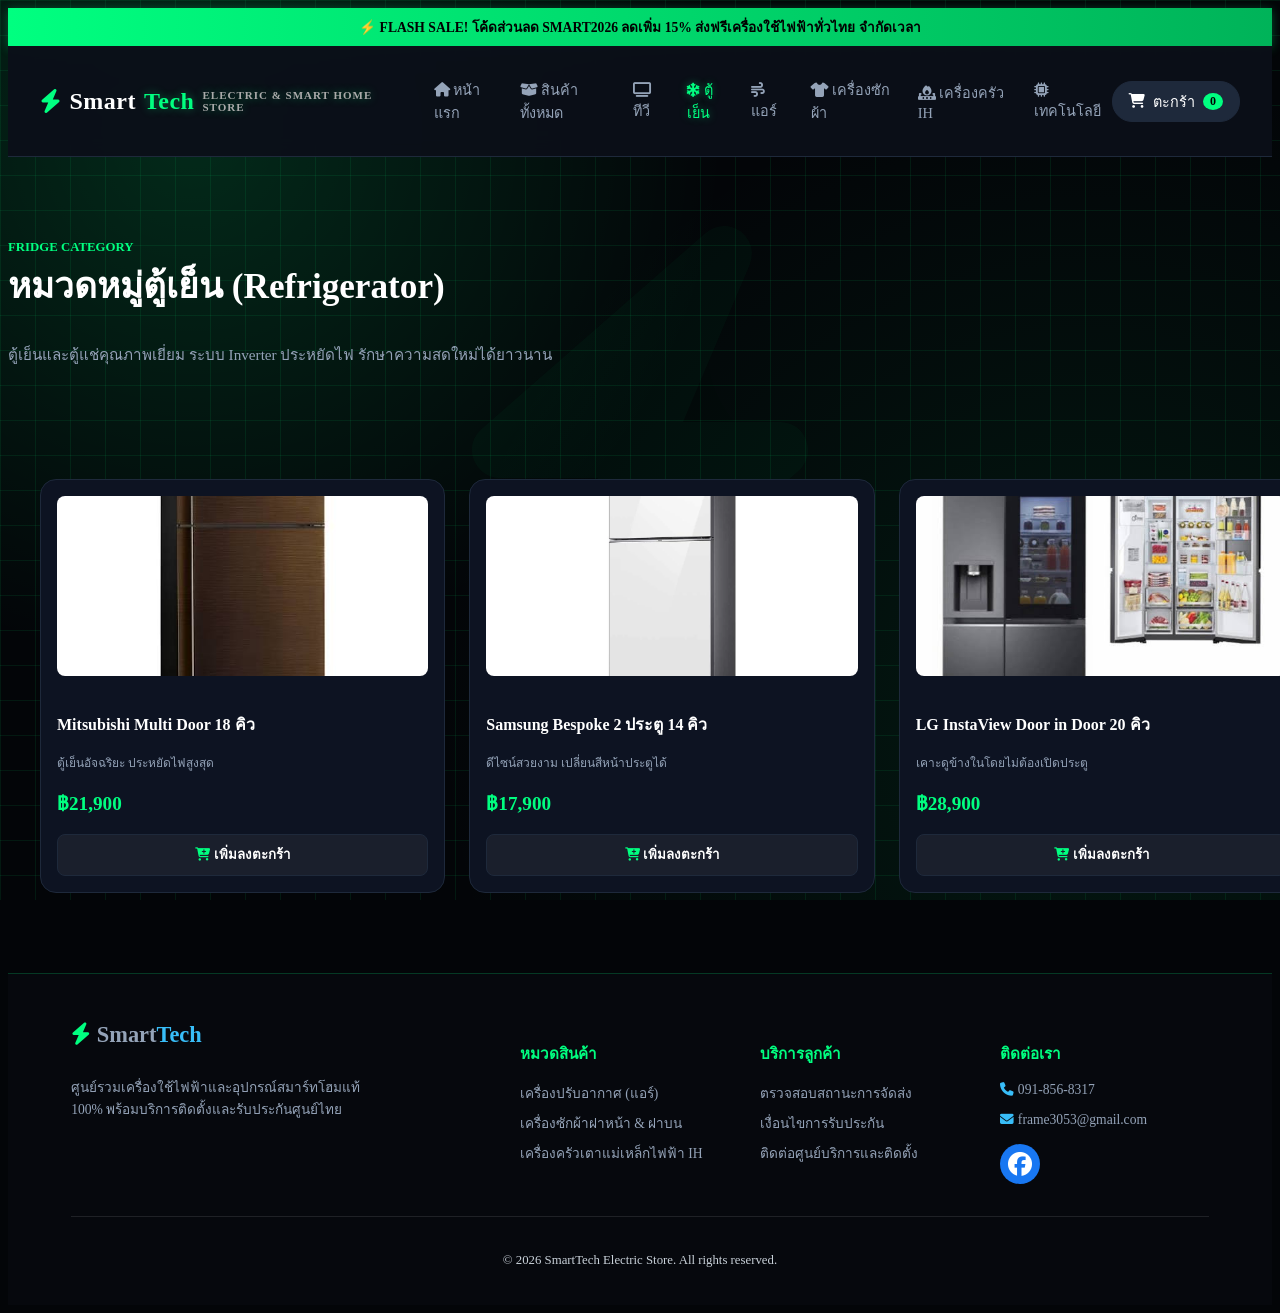
<file: fridge.html>
<!DOCTYPE html>
<html lang="th">
<head>
    <meta charset="UTF-8">
    <meta name="viewport" content="width=device-width, initial-scale=1.0">
    <title>หมวดหมู่ตู้เย็น - SmartTech</title>
    <link rel="stylesheet" href="https://cdnjs.cloudflare.com/ajax/libs/font-awesome/6.4.0/css/all.min.css">
    <link rel="stylesheet" href="style.css">
</head>
<body>
    
    <!-- Top Banner -->
    <div class="top-banner">⚡ FLASH SALE! โค้ดส่วนลด SMART2026 ลดเพิ่ม 15% ส่งฟรีเครื่องใช้ไฟฟ้าทั่วไทย <span>จำกัดเวลา</span></div>
    
    <!-- Header -->
    <header>
        <div class="nav-container">
            <a href="index.html" class="logo">
                <i class="fa-solid fa-bolt" style="color:var(--accent-color);"></i> Smart<span>Tech</span> 
                <span style="font-size: 11px; letter-spacing: 1px; color: #aaa; display: block;">ELECTRIC & SMART HOME STORE</span>
            </a>
            <ul class="nav-links">
                <li><a href="index.html"><i class="fa-solid fa-house"></i> หน้าแรก</a></li>
                <li><a href="products.html"><i class="fa-solid fa-box-open"></i> สินค้าทั้งหมด</a></li>
                <li><a href="tv.html"><i class="fa-solid fa-tv"></i> ทีวี</a></li>
                <li><a href="fridge.html" class="active"><i class="fa-solid fa-snowflake"></i> ตู้เย็น</a></li>
                <li><a href="ac.html"><i class="fa-solid fa-wind"></i> แอร์</a></li>
                <li><a href="washing.html"><i class="fa-solid fa-shirt"></i> เครื่องซักผ้า</a></li>
                <li><a href="kitchen.html"><i class="fa-solid fa-fire-burner"></i> เครื่องครัว IH</a></li>
                <li><a href="technology.html"><i class="fa-solid fa-microchip"></i> เทคโนโลยี</a></li>
            </ul>
            <a href="cart.html" class="cart-btn"><i class="fa-solid fa-cart-shopping"></i> ตะกร้า <span id="cart-count">0</span></a>
        </div>
    </header>

    <!-- Section Header -->
    <section class="container" style="padding: 3rem 0 2rem 0;">
        <span style="color: var(--accent-color); font-size: 0.8rem; font-weight: 800;">FRIDGE CATEGORY</span>
        <h1 style="font-size: 2.2rem; color: #fff; margin-top: 0.2rem;">หมวดหมู่ตู้เย็น (Refrigerator)</h1>
        <p style="color: var(--text-muted); font-size: 0.95rem;">ตู้เย็นและตู้แช่คุณภาพเยี่ยม ระบบ Inverter ประหยัดไฟ รักษาความสดใหม่ได้ยาวนาน</p>
    </section>

    <!-- Product Grid -->
    <div class="container" style="margin-bottom: 5rem;">
        <div style="display: grid; grid-template-columns: repeat(3, 1fr); gap: 1.5rem;">
            
            <!-- 1: Mitsubishi -->
            <div class="card-hover" style="background-color: var(--card-bg); border: 1px solid var(--border-color); border-radius: 16px; padding: 1rem;">
                <img src="Mitsubishi Multi Door 18.jpg" style="width:100%; height:180px; object-fit:cover; border-radius:8px; margin-bottom:1rem;" alt="Mitsubishi Multi Door 18 คิว">
                <h3 style="color:#fff; font-size:1rem;">Mitsubishi Multi Door 18 คิว</h3>
                <p style="color:var(--text-muted); font-size:0.75rem;">ตู้เย็นอัจฉริยะ ประหยัดไฟสูงสุด</p>
                <p style="color:var(--accent-color); font-weight:800; font-size:1.2rem; margin:1rem 0;">฿21,900</p>
                <button onclick="addToCart('Mitsubishi Multi Door 18 คิว', 21900, 'Mitsubishi Multi Door 18.jpg')" style="width:100%; background:#1a1f2c; border:1px solid var(--border-color); color:#fff; padding:0.6rem; border-radius:8px; font-weight:700; cursor:pointer;"><i class="fa-solid fa-cart-plus" style="color:var(--accent-color);"></i> เพิ่มลงตะกร้า</button>
            </div>

            <!-- 2: Samsung Bespoke -->
            <div class="card-hover" style="background-color: var(--card-bg); border: 1px solid var(--border-color); border-radius: 16px; padding: 1rem;">
                <img src="Samsung%202%20Doors14%20Q.webp" style="width:100%; height:180px; object-fit:cover; border-radius:8px; margin-bottom:1rem;" alt="Samsung Bespoke 2 ประตู 14 คิว">
                <h3 style="color:#fff; font-size:1rem;">Samsung Bespoke 2 ประตู 14 คิว</h3>
                <p style="color:var(--text-muted); font-size:0.75rem;">ดีไซน์สวยงาม เปลี่ยนสีหน้าประตูได้</p>
                <p style="color:var(--accent-color); font-weight:800; font-size:1.2rem; margin:1rem 0;">฿17,900</p>
                <button onclick="addToCart('Samsung Bespoke 2 ประตู 14 คิว', 17900, 'Samsung%202%20Doors14%20Q.webp')" style="width:100%; background:#1a1f2c; border:1px solid var(--border-color); color:#fff; padding:0.6rem; border-radius:8px; font-weight:700; cursor:pointer;"><i class="fa-solid fa-cart-plus" style="color:var(--accent-color);"></i> เพิ่มลงตะกร้า</button>
            </div>

            <!-- 3: LG InstaView -->
            <div class="card-hover" style="background-color: var(--card-bg); border: 1px solid var(--border-color); border-radius: 16px; padding: 1rem;">
                <img src="LG InstaView Door in Door 20 Q.jpg" style="width:100%; height:180px; object-fit:cover; border-radius:8px; margin-bottom:1rem;" alt="LG InstaView Door in Door 20 คิว">
                <h3 style="color:#fff; font-size:1rem;">LG InstaView Door in Door 20 คิว</h3>
                <p style="color:var(--text-muted); font-size:0.75rem;">เคาะดูข้างในโดยไม่ต้องเปิดประตู</p>
                <p style="color:var(--accent-color); font-weight:800; font-size:1.2rem; margin:1rem 0;">฿28,900</p>
                <button onclick="addToCart('LG InstaView Door in Door 20 คิว', 28900, 'LG InstaView Door in Door 20 Q.jpg')" style="width:100%; background:#1a1f2c; border:1px solid var(--border-color); color:#fff; padding:0.6rem; border-radius:8px; font-weight:700; cursor:pointer;"><i class="fa-solid fa-cart-plus" style="color:var(--accent-color);"></i> เพิ่มลงตะกร้า</button>
            </div>

        </div>
    </div>

    <!-- Footer -->
    <footer style="background: #030508; border-top: 1px solid var(--border-color); padding: 3rem 0 1.5rem 0; color: var(--text-muted); position: relative; z-index: 10; clear: both; width: 100%;">
        <div class="container" style="display: grid; grid-template-columns: 2fr 1fr 1fr 1fr; gap: 2rem; margin-bottom: 2rem; max-width: 1200px; margin-left: auto; margin-right: auto; padding: 0 1rem;">
            <div>
                <a href="index.html" class="logo" style="display: inline-block; margin-bottom: 1rem; font-size: 1.4rem; font-weight: 800; color: #fff; text-decoration: none;">
                    <i class="fa-solid fa-bolt" style="color:var(--accent-color);"></i> Smart<span>Tech</span>
                </a>
                <p style="font-size: 0.85rem; line-height: 1.6; max-width: 320px;">
                    ศูนย์รวมเครื่องใช้ไฟฟ้าและอุปกรณ์สมาร์ทโฮมแท้ 100% พร้อมบริการติดตั้งและรับประกันศูนย์ไทย
                </p>
            </div>
            <div>
                <h4 style="color: #fff; font-size: 0.95rem; margin-bottom: 1rem;">หมวดสินค้า</h4>
                <ul style="list-style: none; padding: 0; display: flex; flex-direction: column; gap: 0.5rem; font-size: 0.85rem;">
                    <li><a href="tv.html" style="color: var(--text-muted); text-decoration: none;">ทีวี (Smart TV / OLED)</a></li>
                    <li><a href="ac.html" style="color: var(--text-muted); text-decoration: none;">เครื่องปรับอากาศ (แอร์)</a></li>
                    <li><a href="washing.html" style="color: var(--text-muted); text-decoration: none;">เครื่องซักผ้าฝาหน้า & ฝาบน</a></li>
                    <li><a href="kitchen.html" style="color: var(--text-muted); text-decoration: none;">เครื่องครัวเตาแม่เหล็กไฟฟ้า IH</a></li>
                </ul>
            </div>
            <div>
                <h4 style="color: #fff; font-size: 0.95rem; margin-bottom: 1rem;">บริการลูกค้า</h4>
                <ul style="list-style: none; padding: 0; display: flex; flex-direction: column; gap: 0.5rem; font-size: 0.85rem;">
                    <li><a href="tracking.html" style="color: var(--text-muted); text-decoration: none;">ตรวจสอบสถานะการจัดส่ง</a></li>
                    <li><a href="#" style="color: var(--text-muted); text-decoration: none;">เงื่อนไขการรับประกัน</a></li>
                    <li><a href="contact.html" style="color: var(--text-muted); text-decoration: none;">ติดต่อศูนย์บริการและติดตั้ง</a></li>
                </ul>
            </div>
            <div>
                <h4 style="color: #fff; font-size: 0.95rem; margin-bottom: 1rem;">ติดต่อเรา</h4>
                <p style="font-size: 0.85rem; margin-bottom: 0.5rem;"><i class="fa-solid fa-phone" style="color: var(--accent-color);"></i> 091-856-8317</p>
                <p style="font-size: 0.85rem; margin-bottom: 1rem;"><i class="fa-solid fa-envelope" style="color: var(--accent-color);"></i> frame3053@gmail.com</p>
                <div style="display: flex; gap: 1rem; font-size: 1.2rem;">
                    <a href="https://www.facebook.com/pha.nu.wichy.suwrrn.ratn" target="_blank" style="color: #fff; text-decoration: none;" title="Facebook"><i class="fa-brands fa-facebook"></i></a>
                </div>
            </div>
        </div>
        <div class="container" style="border-top: 1px solid var(--border-color); padding-top: 1.5rem; text-align: center; font-size: 0.8rem; max-width: 1200px; margin-left: auto; margin-right: auto; padding-left: 1rem; padding-right: 1rem;">
            <p>&copy; 2026 SmartTech Electric Store. All rights reserved.</p>
        </div>
    </footer>

    <script src="main.js"></script>
    <script src="footer.js"></script>
</body>
</html>
</file>
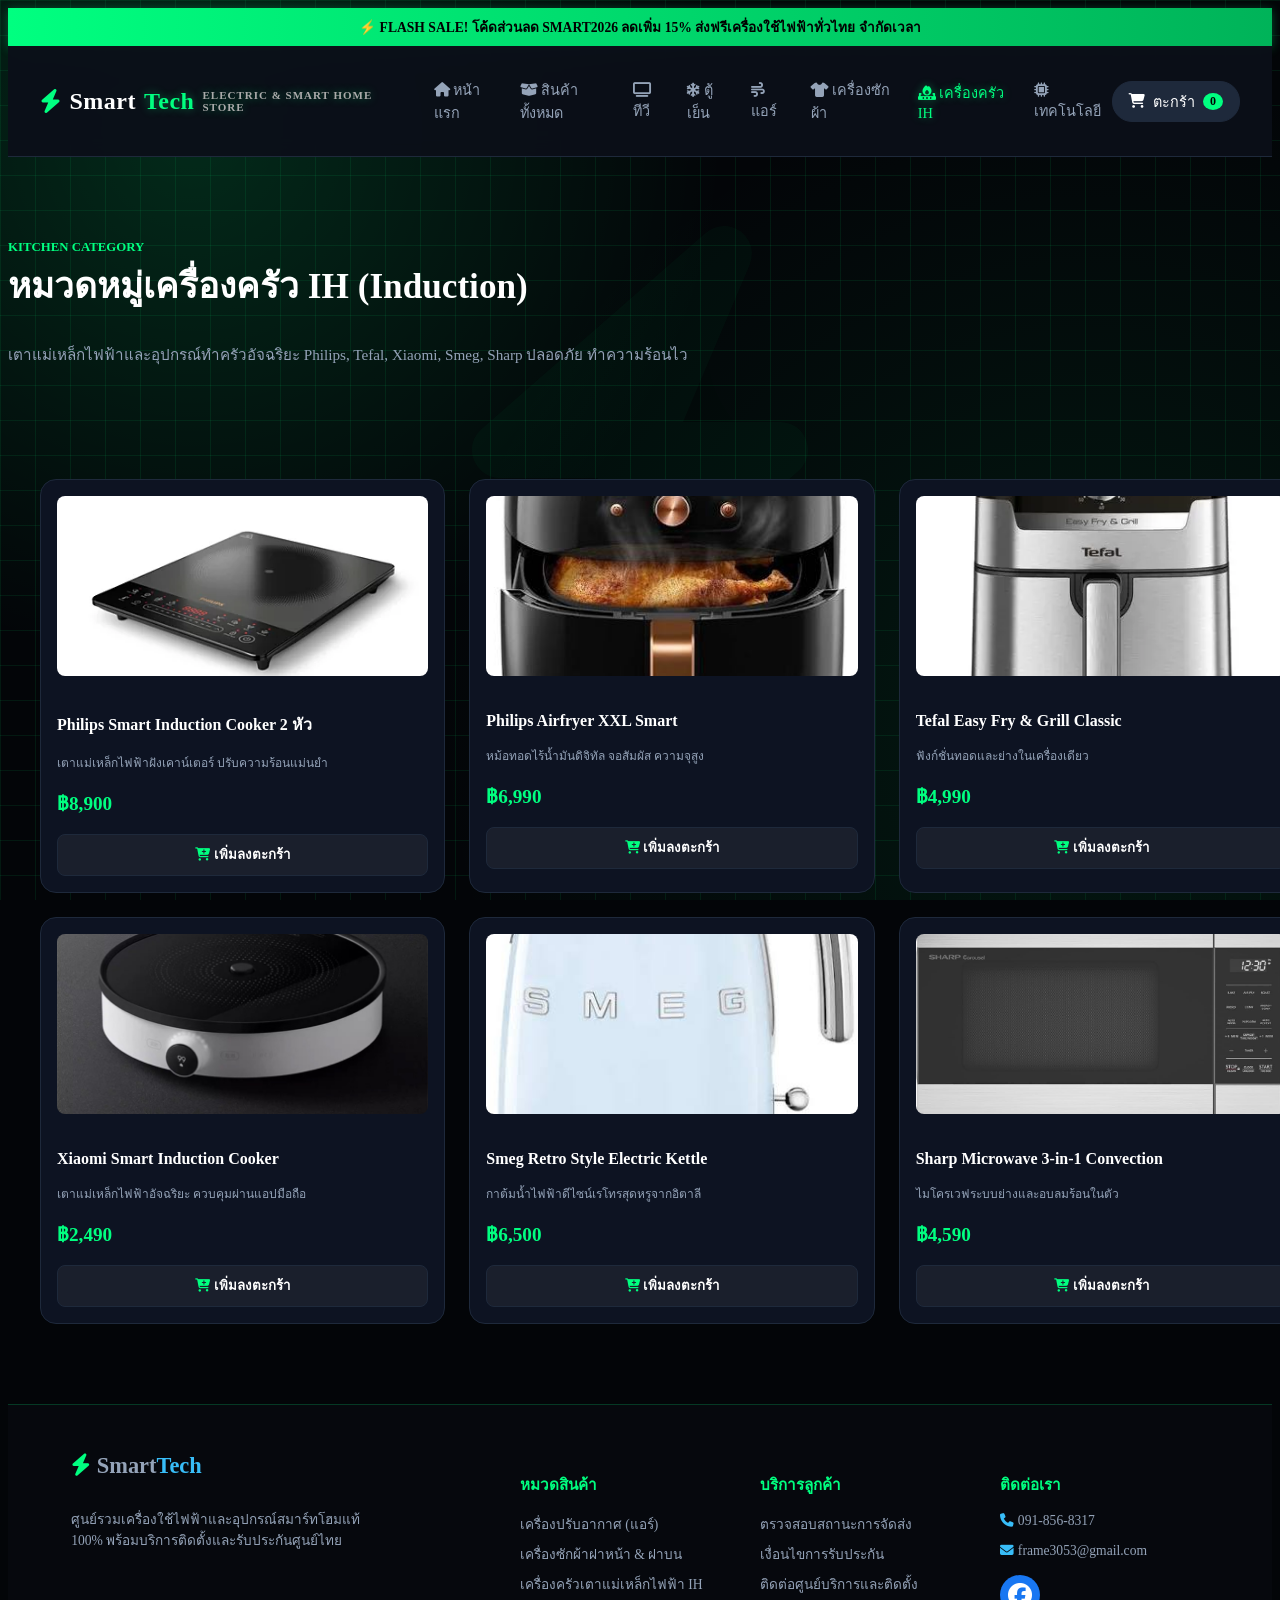
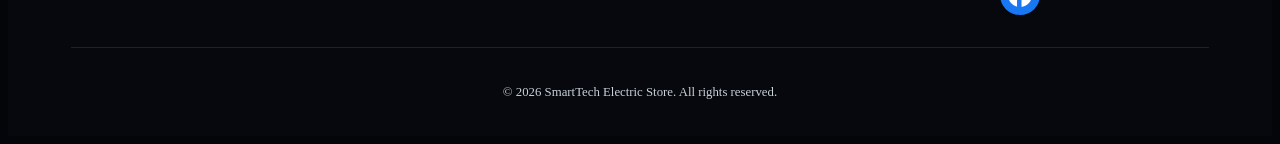
<file: kitchen.html>
<!DOCTYPE html>
<html lang="th">
<head>
    <meta charset="UTF-8">
    <meta name="viewport" content="width=device-width, initial-scale=1.0">
    <title>หมวดหมู่เครื่องครัว IH - SmartTech</title>
    <link rel="stylesheet" href="https://cdnjs.cloudflare.com/ajax/libs/font-awesome/6.4.0/css/all.min.css">
    <link rel="stylesheet" href="style.css">
</head>
<body>
    <div class="top-banner">⚡ FLASH SALE! โค้ดส่วนลด SMART2026 ลดเพิ่ม 15% ส่งฟรีเครื่องใช้ไฟฟ้าทั่วไทย <span>จำกัดเวลา</span></div>
   <header>
    <div class="nav-container">
        <a href="index.html" class="logo"><i class="fa-solid fa-bolt" style="color:var(--accent-color);"></i> Smart<span>Tech</span> <span style="font-size: 11px; letter-spacing: 1px; color: #aaa;">ELECTRIC & SMART HOME STORE</span></a>
        <ul class="nav-links">
            <li><a href="index.html"><i class="fa-solid fa-house"></i> หน้าแรก</a></li>
            <li><a href="products.html"><i class="fa-solid fa-box-open"></i> สินค้าทั้งหมด</a></li>
            <li><a href="tv.html"><i class="fa-solid fa-tv"></i> ทีวี</a></li>
            <li><a href="fridge.html"><i class="fa-solid fa-snowflake"></i> ตู้เย็น</a></li>
            <li><a href="ac.html"><i class="fa-solid fa-wind"></i> แอร์</a></li>
            <li><a href="washing.html"><i class="fa-solid fa-shirt"></i> เครื่องซักผ้า</a></li>
            <li><a href="kitchen.html" class="active"><i class="fa-solid fa-fire-burner"></i> เครื่องครัว IH</a></li>
            <li><a href="technology.html"><i class="fa-solid fa-microchip"></i> เทคโนโลยี</a></li>
        </ul>
        <a href="cart.html" class="cart-btn"><i class="fa-solid fa-cart-shopping"></i> ตะกร้า <span id="cart-count">0</span></a>
    </div>
</header>

    <section class="container" style="padding: 3rem 0 2rem 0;">
        <span style="color: var(--accent-color); font-size: 0.8rem; font-weight: 800;">KITCHEN CATEGORY</span>
        <h1 style="font-size: 2.2rem; color: #fff; margin-top: 0.2rem;">หมวดหมู่เครื่องครัว IH (Induction)</h1>
        <p style="color: var(--text-muted); font-size: 0.95rem;">เตาแม่เหล็กไฟฟ้าและอุปกรณ์ทำครัวอัจฉริยะ Philips, Tefal, Xiaomi, Smeg, Sharp ปลอดภัย ทำความร้อนไว</p>
    </section>

    <div class="container" style="margin-bottom: 5rem;">
        <div style="display: grid; grid-template-columns: repeat(3, 1fr); gap: 1.5rem;">
            <!-- 1 -->
            <div class="card-hover" style="background-color: var(--card-bg); border: 1px solid var(--border-color); border-radius: 16px; padding: 1rem;">
                <img src="Philips Smart Cooker 2.webp" style="width:100%; height:180px; object-fit:cover; border-radius:8px; margin-bottom:1rem;">
                <h3 style="color:#fff; font-size:1rem;">Philips Smart Induction Cooker 2 หัว</h3>
                <p style="color:var(--text-muted); font-size:0.75rem;">เตาแม่เหล็กไฟฟ้าฝังเคาน์เตอร์ ปรับความร้อนแม่นยำ</p>
                <p style="color:var(--accent-color); font-weight:800; font-size:1.2rem; margin:1rem 0;">฿8,900</p>
                <button onclick="addToCart('Philips Induction Cooker 2 หัว', 8900, 'Philips Smart Cooker 2.webp')" style="width:100%; background:#1a1f2c; border:1px solid var(--border-color); color:#fff; padding:0.6rem; border-radius:8px; font-weight:700; cursor:pointer;"><i class="fa-solid fa-cart-plus" style="color:var(--accent-color);"></i> เพิ่มลงตะกร้า</button>
            </div>
            <!-- 2 -->
            <div class="card-hover" style="background-color: var(--card-bg); border: 1px solid var(--border-color); border-radius: 16px; padding: 1rem;">
                <img src="Philips Airfryer XXL Smart.jpg" style="width:100%; height:180px; object-fit:cover; border-radius:8px; margin-bottom:1rem;">
                <h3 style="color:#fff; font-size:1rem;">Philips Airfryer XXL Smart</h3>
                <p style="color:var(--text-muted); font-size:0.75rem;">หม้อทอดไร้น้ำมันดิจิทัล จอสัมผัส ความจุสูง</p>
                <p style="color:var(--accent-color); font-weight:800; font-size:1.2rem; margin:1rem 0;">฿6,990</p>
                <button onclick="addToCart('Philips Airfryer XXL Smart', 6990, 'Philips Airfryer XXL Smart.jpg')" style="width:100%; background:#1a1f2c; border:1px solid var(--border-color); color:#fff; padding:0.6rem; border-radius:8px; font-weight:700; cursor:pointer;"><i class="fa-solid fa-cart-plus" style="color:var(--accent-color);"></i> เพิ่มลงตะกร้า</button>
            </div>
            <!-- 3 -->
            <div class="card-hover" style="background-color: var(--card-bg); border: 1px solid var(--border-color); border-radius: 16px; padding: 1rem;">
                <img src="Tefal Easy Fry & Grill Classic.webp" style="width:100%; height:180px; object-fit:cover; border-radius:8px; margin-bottom:1rem;">
                <h3 style="color:#fff; font-size:1rem;">Tefal Easy Fry & Grill Classic</h3>
                <p style="color:var(--text-muted); font-size:0.75rem;">ฟังก์ชั่นทอดและย่างในเครื่องเดียว</p>
                <p style="color:var(--accent-color); font-weight:800; font-size:1.2rem; margin:1rem 0;">฿4,990</p>
                <button onclick="addToCart('Tefal Easy Fry & Grill', 4990, 'Tefal Easy Fry & Grill Classic.webp')" style="width:100%; background:#1a1f2c; border:1px solid var(--border-color); color:#fff; padding:0.6rem; border-radius:8px; font-weight:700; cursor:pointer;"><i class="fa-solid fa-cart-plus" style="color:var(--accent-color);"></i> เพิ่มลงตะกร้า</button>
            </div>
            <!-- 4 (Xiaomi) -->
            <div class="card-hover" style="background-color: var(--card-bg); border: 1px solid var(--border-color); border-radius: 16px; padding: 1rem;">
                <img src="Xiaomi Smart Cooker.jpg" style="width:100%; height:180px; object-fit:cover; border-radius:8px; margin-bottom:1rem;">
                <h3 style="color:#fff; font-size:1rem;">Xiaomi Smart Induction Cooker</h3>
                <p style="color:var(--text-muted); font-size:0.75rem;">เตาแม่เหล็กไฟฟ้าอัจฉริยะ ควบคุมผ่านแอปมือถือ</p>
                <p style="color:var(--accent-color); font-weight:800; font-size:1.2rem; margin:1rem 0;">฿2,490</p>
                <button onclick="addToCart('Xiaomi Smart Induction Cooker', 2490, 'Xiaomi Smart Cooker.jpg')" style="width:100%; background:#1a1f2c; border:1px solid var(--border-color); color:#fff; padding:0.6rem; border-radius:8px; font-weight:700; cursor:pointer;"><i class="fa-solid fa-cart-plus" style="color:var(--accent-color);"></i> เพิ่มลงตะกร้า</button>
            </div>
            <!-- 5 (Smeg) -->
            <div class="card-hover" style="background-color: var(--card-bg); border: 1px solid var(--border-color); border-radius: 16px; padding: 1rem;">
                <img src="Smeg Retro Style Electric Kettle.jpg" style="width:100%; height:180px; object-fit:cover; border-radius:8px; margin-bottom:1rem;">
                <h3 style="color:#fff; font-size:1rem;">Smeg Retro Style Electric Kettle</h3>
                <p style="color:var(--text-muted); font-size:0.75rem;">กาต้มน้ำไฟฟ้าดีไซน์เรโทรสุดหรูจากอิตาลี</p>
                <p style="color:var(--accent-color); font-weight:800; font-size:1.2rem; margin:1rem 0;">฿6,500</p>
                <button onclick="addToCart('Smeg Retro Kettle', 6500, 'Smeg Retro Style Electric Kettle.jpg')" style="width:100%; background:#1a1f2c; border:1px solid var(--border-color); color:#fff; padding:0.6rem; border-radius:8px; font-weight:700; cursor:pointer;"><i class="fa-solid fa-cart-plus" style="color:var(--accent-color);"></i> เพิ่มลงตะกร้า</button>
            </div>
            <!-- 6 (Sharp) -->
            <div class="card-hover" style="background-color: var(--card-bg); border: 1px solid var(--border-color); border-radius: 16px; padding: 1rem;">
                <img src="Sharp 3-in-1 Convection.jpg" style="width:100%; height:180px; object-fit:cover; border-radius:8px; margin-bottom:1rem;">
                <h3 style="color:#fff; font-size:1rem;">Sharp Microwave 3-in-1 Convection</h3>
                <p style="color:var(--text-muted); font-size:0.75rem;">ไมโครเวฟระบบย่างและอบลมร้อนในตัว</p>
                <p style="color:var(--accent-color); font-weight:800; font-size:1.2rem; margin:1rem 0;">฿4,590</p>
                <button onclick="addToCart('Sharp Microwave Convection', 4590, 'Sharp 3-in-1 Convection.jpg')" style="width:100%; background:#1a1f2c; border:1px solid var(--border-color); color:#fff; padding:0.6rem; border-radius:8px; font-weight:700; cursor:pointer;"><i class="fa-solid fa-cart-plus" style="color:var(--accent-color);"></i> เพิ่มลงตะกร้า</button>
            </div>
        </div>
    </div>

<!-- Footer -->
<footer style="background: #030508; border-top: 1px solid var(--border-color); padding: 3rem 0 1.5rem 0; color: var(--text-muted); position: relative; z-index: 10; clear: both; width: 100%;">
    <div class="container" style="display: grid; grid-template-columns: 2fr 1fr 1fr 1fr; gap: 2rem; margin-bottom: 2rem; max-width: 1200px; margin-left: auto; margin-right: auto; padding: 0 1rem;">
        <div>
            <a href="index.html" class="logo" style="display: inline-block; margin-bottom: 1rem; font-size: 1.4rem; font-weight: 800; color: #fff; text-decoration: none;">
                <i class="fa-solid fa-bolt" style="color:var(--accent-color);"></i> Smart<span>Tech</span>
            </a>
            <p style="font-size: 0.85rem; line-height: 1.6; max-width: 320px;">
                ศูนย์รวมเครื่องใช้ไฟฟ้าและอุปกรณ์สมาร์ทโฮมแท้ 100% พร้อมบริการติดตั้งและรับประกันศูนย์ไทย
            </p>
        </div>
        <div>
            <h4 style="color: #fff; font-size: 0.95rem; margin-bottom: 1rem;">หมวดสินค้า</h4>
            <ul style="list-style: none; padding: 0; display: flex; flex-direction: column; gap: 0.5rem; font-size: 0.85rem;">
                <li><a href="ac.html" style="color: var(--text-muted); text-decoration: none;">เครื่องปรับอากาศ (แอร์)</a></li>
                <li><a href="washing.html" style="color: var(--text-muted); text-decoration: none;">เครื่องซักผ้าฝาหน้า & ฝาบน</a></li>
                <li><a href="kitchen.html" style="color: var(--text-muted); text-decoration: none;">เครื่องครัวเตาแม่เหล็กไฟฟ้า IH</a></li>
            </ul>
        </div>
        <div>
            <h4 style="color: #fff; font-size: 0.95rem; margin-bottom: 1rem;">บริการลูกค้า</h4>
            <ul style="list-style: none; padding: 0; display: flex; flex-direction: column; gap: 0.5rem; font-size: 0.85rem;">
                <li><a href="#" style="color: var(--text-muted); text-decoration: none;">ตรวจสอบสถานะการจัดส่ง</a></li>
                <li><a href="#" style="color: var(--text-muted); text-decoration: none;">เงื่อนไขการรับประกัน</a></li>
                <li><a href="#" style="color: var(--text-muted); text-decoration: none;">ติดต่อศูนย์บริการและติดตั้ง</a></li>
            </ul>
        </div>
        <div>
            <h4 style="color: #fff; font-size: 0.95rem; margin-bottom: 1rem;">ติดต่อเรา</h4>
            <p style="font-size: 0.85rem; margin-bottom: 0.5rem;"><i class="fa-solid fa-phone" style="color: var(--accent-color);"></i> 091-856-8317</p>
            <p style="font-size: 0.85rem; margin-bottom: 1rem;"><i class="fa-solid fa-envelope" style="color: var(--accent-color);"></i> frame3053@gmail.com</p>
            <div style="display: flex; gap: 1rem; font-size: 1.2rem;">
                <a href="#" style="color: #fff; text-decoration: none;" title="Facebook"><i class="fa-brands fa-facebook"></i></a>
            </div>
        </div>
    </div>
    <div class="container" style="border-top: 1px solid var(--border-color); padding-top: 1.5rem; text-align: center; font-size: 0.8rem; max-width: 1200px; margin-left: auto; margin-right: auto; padding-left: 1rem; padding-right: 1rem;">
        <p>&copy; 2026 SmartTech Electric Store. All rights reserved.</p>
    </div>
</footer>
    <script src="main.js"></script>
    <script src="footer.js"></script>
</body>
</html>
</file>
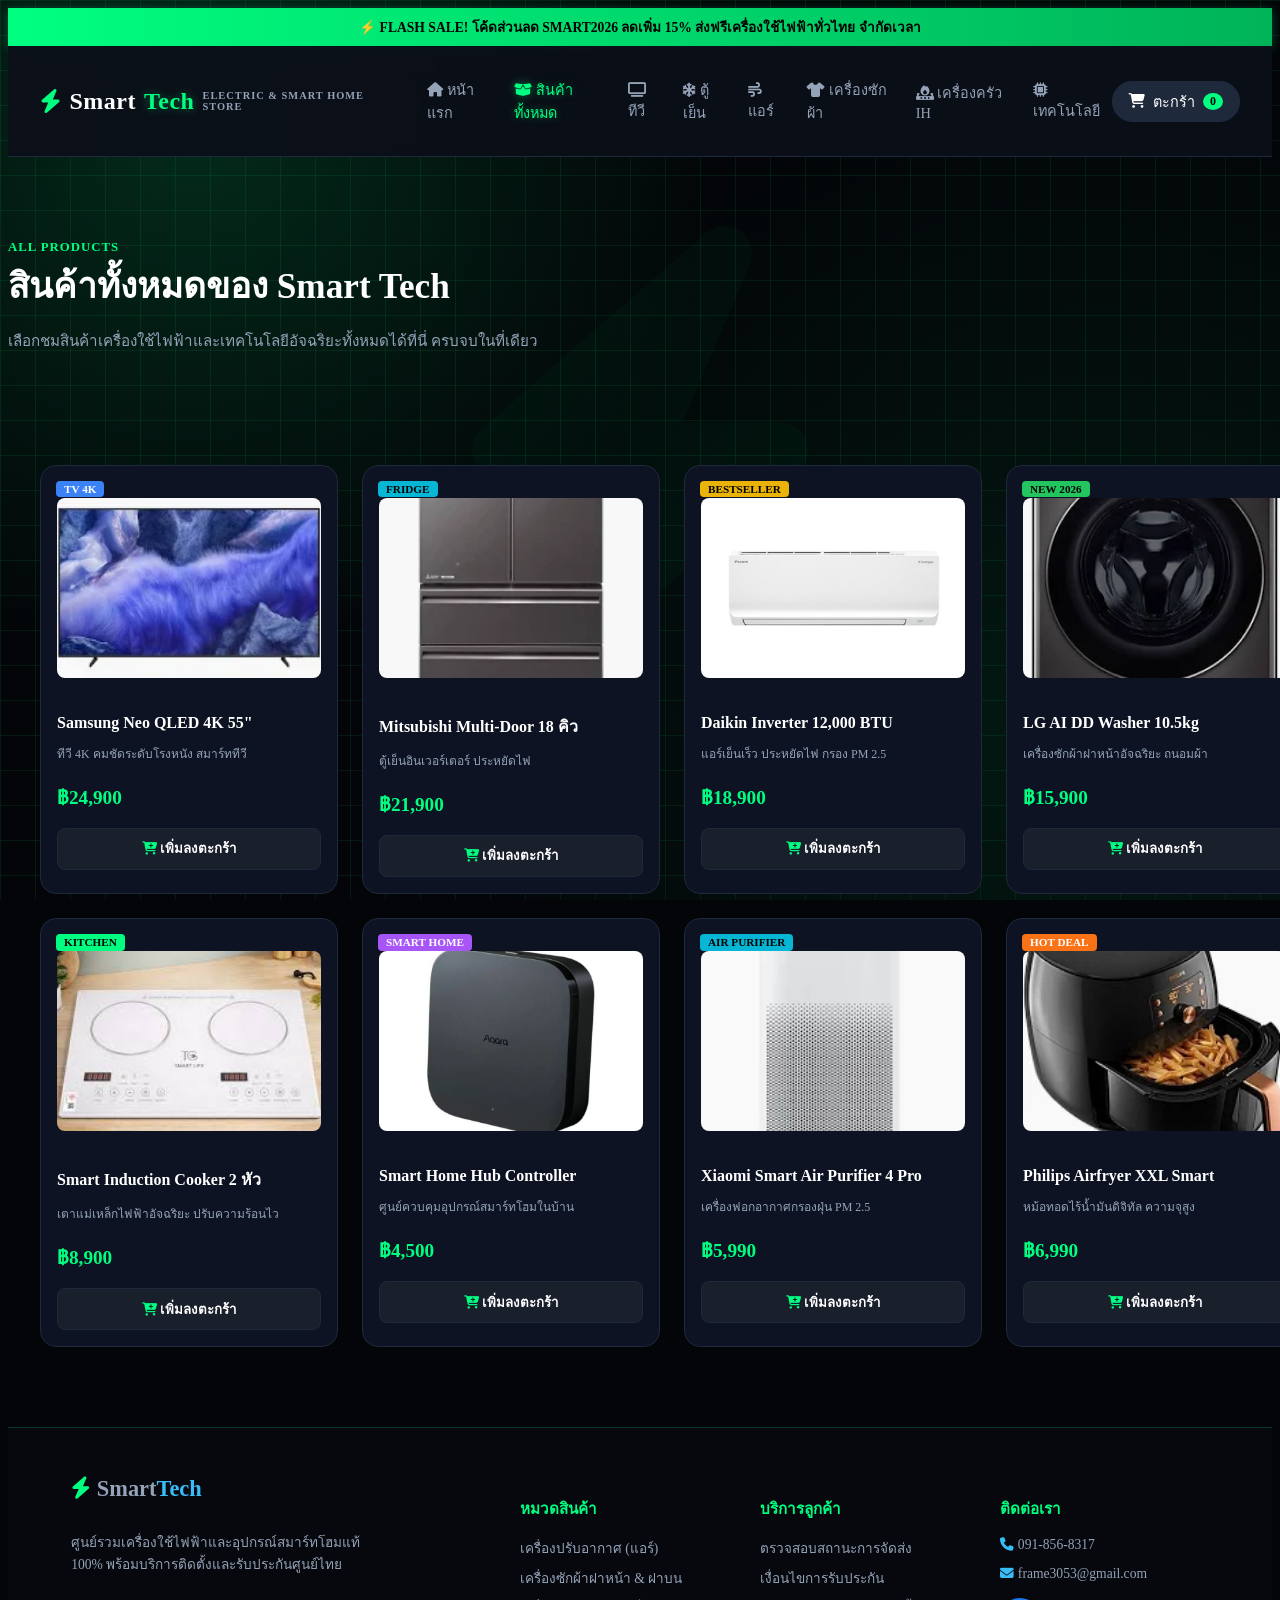
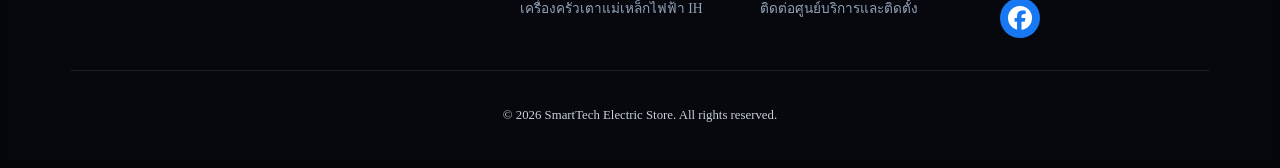
<file: products.html>
<!DOCTYPE html>
<html lang="th">
<head>
    <meta charset="UTF-8">
    <meta name="viewport" content="width=device-width, initial-scale=1.0">
    <title>สินค้าทั้งหมด - SmartTech</title>
    <link rel="stylesheet" href="https://cdnjs.cloudflare.com/ajax/libs/font-awesome/6.4.0/css/all.min.css">
    <link rel="stylesheet" href="style.css">
</head>
<body>

    <!-- Top Banner -->
    <div class="top-banner">
        ⚡ FLASH SALE! โค้ดส่วนลด SMART2026 ลดเพิ่ม 15% ส่งฟรีเครื่องใช้ไฟฟ้าทั่วไทย <span>จำกัดเวลา</span>
    </div>

    <!-- Navigation Bar -->
    <header>
        <div class="nav-container">
            <a href="index.html" class="logo">
                <i class="fa-solid fa-bolt" style="color:var(--accent-color);"></i> Smart<span>Tech</span>
                <small style="display: block; font-size: 0.65rem; color: var(--text-muted); letter-spacing: 1px;">ELECTRIC & SMART HOME STORE</small>
            </a>
            <ul class="nav-links">
                <li><a href="index.html"><i class="fa-solid fa-house"></i> หน้าแรก</a></li>
                <li><a href="products.html" class="active"><i class="fa-solid fa-box-open"></i> สินค้าทั้งหมด</a></li>
                <li><a href="tv.html"><i class="fa-solid fa-tv"></i> ทีวี</a></li>
                <li><a href="fridge.html"><i class="fa-solid fa-snowflake"></i> ตู้เย็น</a></li>
                <li><a href="ac.html"><i class="fa-solid fa-wind"></i> แอร์</a></li>
                <li><a href="washing.html"><i class="fa-solid fa-shirt"></i> เครื่องซักผ้า</a></li>
                <li><a href="kitchen.html"><i class="fa-solid fa-fire-burner"></i> เครื่องครัว IH</a></li>
                <li><a href="technology.html"><i class="fa-solid fa-microchip"></i> เทคโนโลยี</a></li>
            </ul>
            <a href="cart.html" class="cart-btn">
                <i class="fa-solid fa-cart-shopping"></i> ตะกร้า <span id="cart-count">0</span>
            </a>
        </div>
    </header>

    <!-- Products Header -->
    <section class="container" style="padding: 3rem 0 2rem 0;">
        <span style="color: var(--accent-color); font-size: 0.8rem; font-weight: 800; letter-spacing: 1px;">ALL PRODUCTS</span>
        <h1 style="font-size: 2.2rem; color: #fff; margin-top: 0.2rem; margin-bottom: 0.5rem;">สินค้าทั้งหมดของ Smart Tech</h1>
        <p style="color: var(--text-muted); font-size: 0.95rem;">เลือกชมสินค้าเครื่องใช้ไฟฟ้าและเทคโนโลยีอัจฉริยะทั้งหมดได้ที่นี่ ครบจบในที่เดียว</p>
    </section>

    <!-- Product Grid (8 ชิ้นจัดเต็ม) -->
    <div class="container" style="margin-bottom: 5rem;">
        <div style="display: grid; grid-template-columns: repeat(4, 1fr); gap: 1.5rem;">
            
            <!-- 1. ทีวี -->
            <div class="card-hover" style="background-color: var(--card-bg); border: 1px solid var(--border-color); border-radius: 16px; overflow: hidden; padding: 1rem; position: relative;">
                <span style="position: absolute; top: 15px; left: 15px; background: #3b82f6; color: #fff; font-size: 0.7rem; font-weight: 800; padding: 0.15rem 0.5rem; border-radius: 4px;">TV 4K</span>
                <img src="tv-banner.webp" alt="Samsung Neo QLED 4K 55" style="width: 100%; height: 180px; object-fit: cover; border-radius: 8px; margin: 1rem 0;">
                <h3 style="color: #fff; font-size: 1rem; margin-bottom: 0.3rem;">Samsung Neo QLED 4K 55"</h3>
                <p style="color: var(--text-muted); font-size: 0.75rem; margin-bottom: 0.5rem;">ทีวี 4K คมชัดระดับโรงหนัง สมาร์ททีวี</p>
                <p style="color: var(--accent-color); font-weight: 800; font-size: 1.2rem; margin-bottom: 1rem;">฿24,900</p>
                <button onclick="addToCart('Samsung Neo QLED 4K 55', 24900, 'tv-banner.webp')" style="width: 100%; background: #1a1f2c; border: 1px solid var(--border-color); color: #fff; padding: 0.6rem; border-radius: 8px; font-weight: 700; cursor: pointer;">
                    <i class="fa-solid fa-cart-plus" style="color: var(--accent-color);"></i> เพิ่มลงตะกร้า
                </button>
            </div>

            <!-- 2. ตู้เย็น -->
            <div class="card-hover" style="background-color: var(--card-bg); border: 1px solid var(--border-color); border-radius: 16px; overflow: hidden; padding: 1rem; position: relative;">
                <span style="position: absolute; top: 15px; left: 15px; background: #06b6d4; color: #000; font-size: 0.7rem; font-weight: 800; padding: 0.15rem 0.5rem; border-radius: 4px;">FRIDGE</span>
                <img src="fridge.webp" alt="Mitsubishi Multi-Door" style="width: 100%; height: 180px; object-fit: cover; border-radius: 8px; margin: 1rem 0;">
                <h3 style="color: #fff; font-size: 1rem; margin-bottom: 0.3rem;">Mitsubishi Multi-Door 18 คิว</h3>
                <p style="color: var(--text-muted); font-size: 0.75rem; margin-bottom: 0.5rem;">ตู้เย็นอินเวอร์เตอร์ ประหยัดไฟ</p>
                <p style="color: var(--accent-color); font-weight: 800; font-size: 1.2rem; margin-bottom: 1rem;">฿21,900</p>
                <button onclick="addToCart('Mitsubishi Multi-Door 18 คิว', 21900, 'fridge.webp')" style="width: 100%; background: #1a1f2c; border: 1px solid var(--border-color); color: #fff; padding: 0.6rem; border-radius: 8px; font-weight: 700; cursor: pointer;">
                    <i class="fa-solid fa-cart-plus" style="color: var(--accent-color);"></i> เพิ่มลงตะกร้า
                </button>
            </div>

            <!-- 3. แอร์ -->
            <div class="card-hover" style="background-color: var(--card-bg); border: 1px solid var(--border-color); border-radius: 16px; overflow: hidden; padding: 1rem; position: relative;">
                <span style="position: absolute; top: 15px; left: 15px; background: #eab308; color: #000; font-size: 0.7rem; font-weight: 800; padding: 0.15rem 0.5rem; border-radius: 4px;">BESTSELLER</span>
                <img src="FTKQW_001.webp" alt="Daikin Inverter" style="width: 100%; height: 180px; object-fit: cover; border-radius: 8px; margin: 1rem 0;">
                <h3 style="color: #fff; font-size: 1rem; margin-bottom: 0.3rem;">Daikin Inverter 12,000 BTU</h3>
                <p style="color: var(--text-muted); font-size: 0.75rem; margin-bottom: 0.5rem;">แอร์เย็นเร็ว ประหยัดไฟ กรอง PM 2.5</p>
                <p style="color: var(--accent-color); font-weight: 800; font-size: 1.2rem; margin-bottom: 1rem;">฿18,900</p>
                <button onclick="addToCart('Daikin Inverter 12,000 BTU', 18900, 'FTKQW_001.webp')" style="width: 100%; background: #1a1f2c; border: 1px solid var(--border-color); color: #fff; padding: 0.6rem; border-radius: 8px; font-weight: 700; cursor: pointer;">
                    <i class="fa-solid fa-cart-plus" style="color: var(--accent-color);"></i> เพิ่มลงตะกร้า
                </button>
            </div>

            <!-- 4. เครื่องซักผ้า -->
            <div class="card-hover" style="background-color: var(--card-bg); border: 1px solid var(--border-color); border-radius: 16px; overflow: hidden; padding: 1rem; position: relative;">
                <span style="position: absolute; top: 15px; left: 15px; background: #22c55e; color: #000; font-size: 0.7rem; font-weight: 800; padding: 0.15rem 0.5rem; border-radius: 4px;">NEW 2026</span>
                <img src="shopping (1).webp" alt="LG AI DD Washer" style="width: 100%; height: 180px; object-fit: cover; border-radius: 8px; margin: 1rem 0;">
                <h3 style="color: #fff; font-size: 1rem; margin-bottom: 0.3rem;">LG AI DD Washer 10.5kg</h3>
                <p style="color: var(--text-muted); font-size: 0.75rem; margin-bottom: 0.5rem;">เครื่องซักผ้าฝาหน้าอัจฉริยะ ถนอมผ้า</p>
                <p style="color: var(--accent-color); font-weight: 800; font-size: 1.2rem; margin-bottom: 1rem;">฿15,900</p>
                <button onclick="addToCart('LG AI DD Washer 10.5kg', 15900, 'shopping (1).webp')" style="width: 100%; background: #1a1f2c; border: 1px solid var(--border-color); color: #fff; padding: 0.6rem; border-radius: 8px; font-weight: 700; cursor: pointer;">
                    <i class="fa-solid fa-cart-plus" style="color: var(--accent-color);"></i> เพิ่มลงตะกร้า
                </button>
            </div>

            <!-- 5. เครื่องครัว IH -->
            <div class="card-hover" style="background-color: var(--card-bg); border: 1px solid var(--border-color); border-radius: 16px; overflow: hidden; padding: 1rem; position: relative;">
                <span style="position: absolute; top: 15px; left: 15px; background: var(--accent-color); color: #000; font-size: 0.7rem; font-weight: 800; padding: 0.15rem 0.5rem; border-radius: 4px;">KITCHEN</span>
                <img src="images (2).jpg" alt="Smart Induction Cooker" style="width: 100%; height: 180px; object-fit: cover; border-radius: 8px; margin: 1rem 0;">
                <h3 style="color: #fff; font-size: 1rem; margin-bottom: 0.3rem;">Smart Induction Cooker 2 หัว</h3>
                <p style="color: var(--text-muted); font-size: 0.75rem; margin-bottom: 0.5rem;">เตาแม่เหล็กไฟฟ้าอัจฉริยะ ปรับความร้อนไว</p>
                <p style="color: var(--accent-color); font-weight: 800; font-size: 1.2rem; margin-bottom: 1rem;">฿8,900</p>
                <button onclick="addToCart('Smart Induction Cooker 2 หัวเตา', 8900, 'images (2).jpg')" style="width: 100%; background: #1a1f2c; border: 1px solid var(--border-color); color: #fff; padding: 0.6rem; border-radius: 8px; font-weight: 700; cursor: pointer;">
                    <i class="fa-solid fa-cart-plus" style="color: var(--accent-color);"></i> เพิ่มลงตะกร้า
                </button>
            </div>

            <!-- 6. เทคโนโลยี IoT -->
            <div class="card-hover" style="background-color: var(--card-bg); border: 1px solid var(--border-color); border-radius: 16px; overflow: hidden; padding: 1rem; position: relative;">
                <span style="position: absolute; top: 15px; left: 15px; background: #a855f7; color: #fff; font-size: 0.7rem; font-weight: 800; padding: 0.15rem 0.5rem; border-radius: 4px;">SMART HOME</span>
                <img src="Aqara-hub-m3-768x768-02.jpg" alt="Smart Home Hub" style="width: 100%; height: 180px; object-fit: cover; border-radius: 8px; margin: 1rem 0;">
                <h3 style="color: #fff; font-size: 1rem; margin-bottom: 0.3rem;">Smart Home Hub Controller</h3>
                <p style="color: var(--text-muted); font-size: 0.75rem; margin-bottom: 0.5rem;">ศูนย์ควบคุมอุปกรณ์สมาร์ทโฮมในบ้าน</p>
                <p style="color: var(--accent-color); font-weight: 800; font-size: 1.2rem; margin-bottom: 1rem;">฿4,500</p>
                <button onclick="addToCart('Smart Home Hub IoT Controller', 4500, 'Aqara-hub-m3-768x768-02.jpg')" style="width: 100%; background: #1a1f2c; border: 1px solid var(--border-color); color: #fff; padding: 0.6rem; border-radius: 8px; font-weight: 700; cursor: pointer;">
                    <i class="fa-solid fa-cart-plus" style="color: var(--accent-color);"></i> เพิ่มลงตะกร้า
                </button>
            </div>

            <!-- 7. เครื่องฟอกอากาศ -->
            <div class="card-hover" style="background-color: var(--card-bg); border: 1px solid var(--border-color); border-radius: 16px; overflow: hidden; padding: 1rem; position: relative;">
                <span style="position: absolute; top: 15px; left: 15px; background: #06b6d4; color: #000; font-size: 0.7rem; font-weight: 800; padding: 0.15rem 0.5rem; border-radius: 4px;">AIR PURIFIER</span>
                <img src="ac-banner.webp" alt="Xiaomi Smart Air Purifier" style="width: 100%; height: 180px; object-fit: cover; border-radius: 8px; margin: 1rem 0;">
                <h3 style="color: #fff; font-size: 1rem; margin-bottom: 0.3rem;">Xiaomi Smart Air Purifier 4 Pro</h3>
                <p style="color: var(--text-muted); font-size: 0.75rem; margin-bottom: 0.5rem;">เครื่องฟอกอากาศกรองฝุ่น PM 2.5</p>
                <p style="color: var(--accent-color); font-weight: 800; font-size: 1.2rem; margin-bottom: 1rem;">฿5,990</p>
                <button onclick="addToCart('Xiaomi Smart Air Purifier 4 Pro', 5990, 'ac-banner.webp')" style="width: 100%; background: #1a1f2c; border: 1px solid var(--border-color); color: #fff; padding: 0.6rem; border-radius: 8px; font-weight: 700; cursor: pointer;">
                    <i class="fa-solid fa-cart-plus" style="color: var(--accent-color);"></i> เพิ่มลงตะกร้า
                </button>
            </div>

            <!-- 8. หม้อทอดไร้น้ำมัน -->
            <div class="card-hover" style="background-color: var(--card-bg); border: 1px solid var(--border-color); border-radius: 16px; overflow: hidden; padding: 1rem; position: relative;">
                <span style="position: absolute; top: 15px; left: 15px; background: #f97316; color: #fff; font-size: 0.7rem; font-weight: 800; padding: 0.15rem 0.5rem; border-radius: 4px;">HOT DEAL</span>
                <img src="airfryer.webp" alt="Philips Airfryer XXL" style="width: 100%; height: 180px; object-fit: cover; border-radius: 8px; margin: 1rem 0;">
                <h3 style="color: #fff; font-size: 1rem; margin-bottom: 0.3rem;">Philips Airfryer XXL Smart</h3>
                <p style="color: var(--text-muted); font-size: 0.75rem; margin-bottom: 0.5rem;">หม้อทอดไร้น้ำมันดิจิทัล ความจุสูง</p>
                <p style="color: var(--accent-color); font-weight: 800; font-size: 1.2rem; margin-bottom: 1rem;">฿6,990</p>
                <button onclick="addToCart('Philips Airfryer XXL Smart', 6990, 'airfryer.webp')" style="width: 100%; background: #1a1f2c; border: 1px solid var(--border-color); color: #fff; padding: 0.6rem; border-radius: 8px; font-weight: 700; cursor: pointer;">
                    <i class="fa-solid fa-cart-plus" style="color: var(--accent-color);"></i> เพิ่มลงตะกร้า
                </button>
            </div>

        </div>
    </div>

    <!-- Footer ที่แก้ไขและจัดระเบียบเรียบร้อยแล้ว -->
    <footer style="background: #030508; border-top: 1px solid var(--border-color); padding: 3rem 0 1.5rem 0; color: var(--text-muted); position: relative; z-index: 10; clear: both; width: 100%;">
        <div class="container" style="display: grid; grid-template-columns: 2fr 1fr 1fr 1fr; gap: 2rem; margin-bottom: 2rem; max-width: 1200px; margin-left: auto; margin-right: auto; padding: 0 1rem;">
            <div>
                <a href="index.html" class="logo" style="display: inline-block; margin-bottom: 1rem; font-size: 1.4rem; font-weight: 800; color: #fff; text-decoration: none;">
                    <i class="fa-solid fa-bolt" style="color:var(--accent-color);"></i> Smart<span>Tech</span>
                </a>
                <p style="font-size: 0.85rem; line-height: 1.6; max-width: 320px;">
                    ศูนย์รวมเครื่องใช้ไฟฟ้าและอุปกรณ์สมาร์ทโฮมแท้ 100% พร้อมบริการติดตั้งและรับประกันศูนย์ไทย
                </p>
            </div>
            <div>
                <h4 style="color: #fff; font-size: 0.95rem; margin-bottom: 1rem;">หมวดสินค้า</h4>
                <ul style="list-style: none; padding: 0; display: flex; flex-direction: column; gap: 0.5rem; font-size: 0.85rem;">
                    <li><a href="ac.html" style="color: var(--text-muted); text-decoration: none;">เครื่องปรับอากาศ (แอร์)</a></li>
                    <li><a href="washing.html" style="color: var(--text-muted); text-decoration: none;">เครื่องซักผ้าฝาหน้า & ฝาบน</a></li>
                    <li><a href="kitchen.html" style="color: var(--text-muted); text-decoration: none;">เครื่องครัวเตาแม่เหล็กไฟฟ้า IH</a></li>
                </ul>
            </div>
            <div>
                <h4 style="color: #fff; font-size: 0.95rem; margin-bottom: 1rem;">บริการลูกค้า</h4>
                <ul style="list-style: none; padding: 0; display: flex; flex-direction: column; gap: 0.5rem; font-size: 0.85rem;">
                    <li><a href="#" style="color: var(--text-muted); text-decoration: none;">ตรวจสอบสถานะการจัดส่ง</a></li>
                    <li><a href="#" style="color: var(--text-muted); text-decoration: none;">เงื่อนไขการรับประกัน</a></li>
                    <li><a href="#" style="color: var(--text-muted); text-decoration: none;">ติดต่อศูนย์บริการและติดตั้ง</a></li>
                </ul>
            </div>
            <div>
                <h4 style="color: #fff; font-size: 0.95rem; margin-bottom: 1rem;">ติดต่อเรา</h4>
                <p style="font-size: 0.85rem; margin-bottom: 0.5rem;"><i class="fa-solid fa-phone" style="color: var(--accent-color);"></i> 091-856-8317</p>
                <p style="font-size: 0.85rem; margin-bottom: 1rem;"><i class="fa-solid fa-envelope" style="color: var(--accent-color);"></i> frame3053@gmail.com</p>
                <div style="display: flex; gap: 1rem; font-size: 1.2rem;">
                    <a href="#" style="color: #fff; text-decoration: none;" title="Facebook"><i class="fa-brands fa-facebook"></i></a>
                </div>
            </div>
        </div>
        <div class="container" style="border-top: 1px solid var(--border-color); padding-top: 1.5rem; text-align: center; font-size: 0.8rem; max-width: 1200px; margin-left: auto; margin-right: auto; padding-left: 1rem; padding-right: 1rem;">
            <p>&copy; 2026 SmartTech Electric Store. All rights reserved.</p>
        </div>
    </footer>

    <script src="main.js"></script>
    <script src="footer.js"></script>
</body>
</html>
</file>
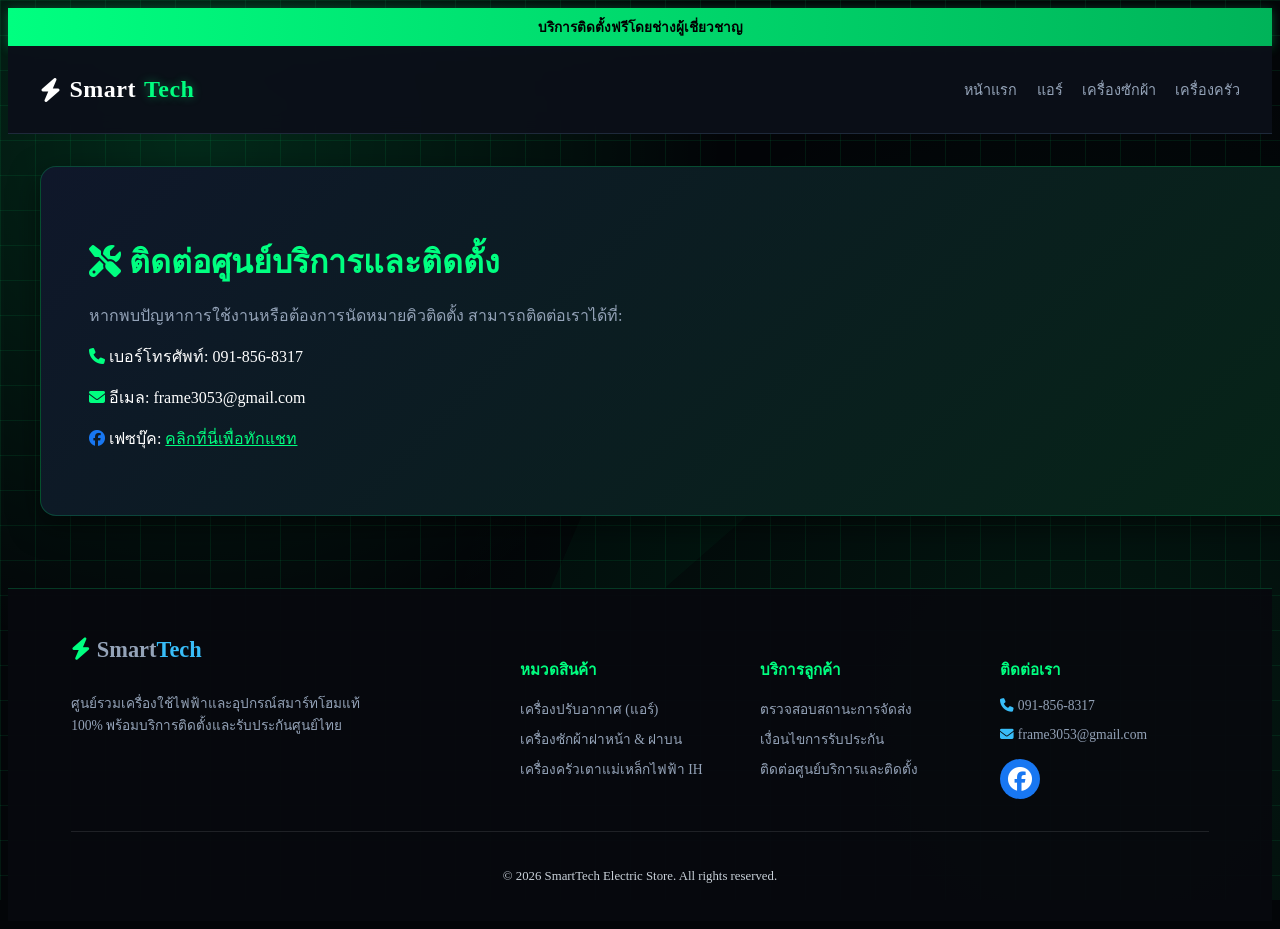
<file: service-contact.html>
<!DOCTYPE html>
<html lang="th">
<head>
    <meta charset="UTF-8">
    <meta name="viewport" content="width=device-width, initial-scale=1.0">
    <title>ติดต่อศูนย์บริการและติดตั้ง - SmartTech</title>
    <link rel="stylesheet" href="style.css">
    <link rel="stylesheet" href="https://cdnjs.cloudflare.com/ajax/libs/font-awesome/6.4.0/css/all.min.css">
</head>
<body>
    <div class="top-banner">บริการติดตั้งฟรีโดยช่างผู้เชี่ยวชาญ</div>
    <header>
        <div class="nav-container">
            <a href="index.html" class="logo"><i class="fa-solid fa-bolt"></i> Smart<span>Tech</span></a>
            <ul class="nav-links">
                <li><a href="index.html">หน้าแรก</a></li>
                <li><a href="ac.html">แอร์</a></li>
                <li><a href="washing.html">เครื่องซักผ้า</a></li>
                <li><a href="kitchen.html">เครื่องครัว</a></li>
            </ul>
        </div>
    </header>

    <div class="container">
        <div class="hero-section">
            <h1 style="color: var(--accent-color); margin-bottom: 1rem;"><i class="fa-solid fa-screwdriver-wrench"></i> ติดต่อศูนย์บริการและติดตั้ง</h1>
            <p style="color: var(--text-muted); margin-bottom: 1rem;">หากพบปัญหาการใช้งานหรือต้องการนัดหมายคิวติดตั้ง สามารถติดต่อเราได้ที่:</p>
            <p style="color: #fff; margin-bottom: 0.5rem;"><i class="fa-solid fa-phone" style="color: var(--accent-color);"></i> เบอร์โทรศัพท์: 091-856-8317</p>
            <p style="color: #fff; margin-bottom: 0.5rem;"><i class="fa-solid fa-envelope" style="color: var(--accent-color);"></i> อีเมล: frame3053@gmail.com</p>
            <p style="color: #fff;"><i class="fa-brands fa-facebook" style="color: #1877f2;"></i> เฟซบุ๊ค: <a href="https://www.facebook.com/pha.nu.wichy.suwrrn.ratn" target="_blank" style="color: var(--accent-color); text-decoration: underline;">คลิกที่นี่เพื่อทักแชท</a></p>
        </div>
    </div>

    <script src="main.js"></script>
    <script src="footer.js"></script>
</body>
</html>
</file>
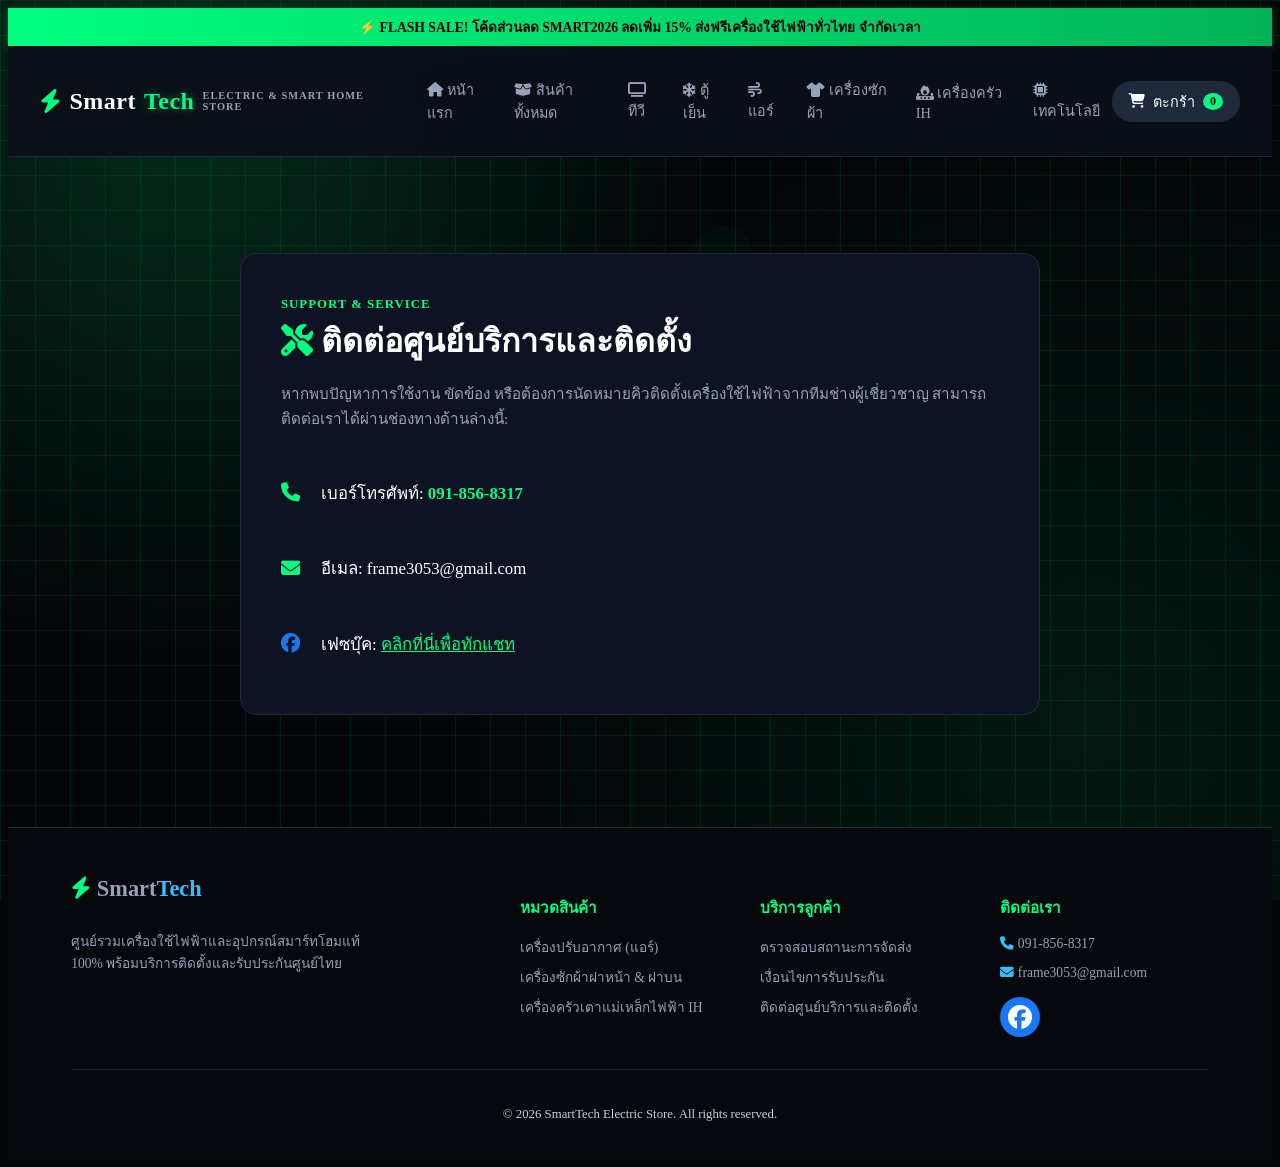
<file: service.html>
<!DOCTYPE html>
<html lang="th">
<head>
    <meta charset="UTF-8">
    <meta name="viewport" content="width=device-width, initial-scale=1.0">
    <title>ติดต่อศูนย์บริการและติดตั้ง - SmartTech</title>
    <link rel="stylesheet" href="https://cdnjs.cloudflare.com/ajax/libs/font-awesome/6.4.0/css/all.min.css">
    <link rel="stylesheet" href="style.css">
</head>
<body>

    <!-- Top Banner -->
    <div class="top-banner">
        ⚡ FLASH SALE! โค้ดส่วนลด SMART2026 ลดเพิ่ม 15% ส่งฟรีเครื่องใช้ไฟฟ้าทั่วไทย <span>จำกัดเวลา</span>
    </div>

    <!-- Navigation Bar -->
    <header>
        <div class="nav-container">
            <a href="index.html" class="logo">
                <i class="fa-solid fa-bolt" style="color:var(--accent-color);"></i> Smart<span>Tech</span>
                <small style="display: block; font-size: 0.65rem; color: var(--text-muted); letter-spacing: 1px;">ELECTRIC & SMART HOME STORE</small>
            </a>
            <ul class="nav-links">
                <li><a href="index.html"><i class="fa-solid fa-house"></i> หน้าแรก</a></li>
                <li><a href="products.html"><i class="fa-solid fa-box-open"></i> สินค้าทั้งหมด</a></li>
                <li><a href="tv.html"><i class="fa-solid fa-tv"></i> ทีวี</a></li>
                <li><a href="fridge.html"><i class="fa-solid fa-snowflake"></i> ตู้เย็น</a></li>
                <li><a href="ac.html"><i class="fa-solid fa-wind"></i> แอร์</a></li>
                <li><a href="washing.html"><i class="fa-solid fa-shirt"></i> เครื่องซักผ้า</a></li>
                <li><a href="kitchen.html"><i class="fa-solid fa-fire-burner"></i> เครื่องครัว IH</a></li>
                <li><a href="technology.html"><i class="fa-solid fa-microchip"></i> เทคโนโลยี</a></li>
            </ul>
            <a href="cart.html" class="cart-btn">
                <i class="fa-solid fa-cart-shopping"></i> ตะกร้า <span id="cart-count">0</span>
            </a>
        </div>
    </header>

    <!-- Contact Section -->
    <div class="container" style="padding: 4rem 0 5rem 0; max-width: 800px;">
        <div class="card-hover" style="background-color: var(--card-bg); border: 1px solid var(--border-color); border-radius: 16px; padding: 2.5rem; text-align: left;">
            <span style="color: var(--accent-color); font-size: 0.8rem; font-weight: 800; letter-spacing: 1px;">SUPPORT & SERVICE</span>
            <h1 style="color: #fff; font-size: 2rem; margin-top: 0.2rem; margin-bottom: 1rem;"><i class="fa-solid fa-screwdriver-wrench" style="color: var(--accent-color);"></i> ติดต่อศูนย์บริการและติดตั้ง</h1>
            <p style="color: var(--text-muted); margin-bottom: 2rem; font-size: 0.95rem; line-height: 1.6;">หากพบปัญหาการใช้งาน ขัดข้อง หรือต้องการนัดหมายคิวติดตั้งเครื่องใช้ไฟฟ้าจากทีมช่างผู้เชี่ยวชาญ สามารถติดต่อเราได้ผ่านช่องทางด้านล่างนี้:</p>
            
            <div style="display: flex; flex-direction: column; gap: 1rem; font-size: 1.05rem;">
                <p style="color: #fff; display: flex; align-items: center; gap: 1rem;">
                    <i class="fa-solid fa-phone" style="color: var(--accent-color); font-size: 1.2rem; width: 24px;"></i> 
                    <span>เบอร์โทรศัพท์: <strong style="color: var(--accent-color);">091-856-8317</strong></span>
                </p>
                <p style="color: #fff; display: flex; align-items: center; gap: 1rem;">
                    <i class="fa-solid fa-envelope" style="color: var(--accent-color); font-size: 1.2rem; width: 24px;"></i> 
                    <span>อีเมล: <a href="mailto:frame3053@gmail.com" style="color: #fff; text-decoration: none;">frame3053@gmail.com</a></span>
                </p>
                <p style="color: #fff; display: flex; align-items: center; gap: 1rem;">
                    <i class="fa-brands fa-facebook" style="color: #1877f2; font-size: 1.2rem; width: 24px;"></i> 
                    <span>เฟซบุ๊ค: <a href="https://www.facebook.com/pha.nu.wichy.suwrrn.ratn" target="_blank" style="color: var(--accent-color); text-decoration: underline;">คลิกที่นี่เพื่อทักแชท</a></span>
                </p>
            </div>
        </div>
    </div>

    <!-- Footer -->
    <footer style="background: #030508; border-top: 1px solid var(--border-color); padding: 3rem 0 1.5rem 0; color: var(--text-muted); position: relative; z-index: 10; clear: both; width: 100%;">
        <div class="container" style="display: grid; grid-template-columns: 2fr 1fr 1fr 1fr; gap: 2rem; margin-bottom: 2rem; max-width: 1200px; margin-left: auto; margin-right: auto; padding: 0 1rem;">
            <div>
                <a href="index.html" class="logo" style="display: inline-block; margin-bottom: 1rem; font-size: 1.4rem; font-weight: 800; color: #fff; text-decoration: none;">
                    <i class="fa-solid fa-bolt" style="color:var(--accent-color);"></i> Smart<span>Tech</span>
                </a>
                <p style="font-size: 0.85rem; line-height: 1.6; max-width: 320px;">
                    ศูนย์รวมเครื่องใช้ไฟฟ้าและอุปกรณ์สมาร์ทโฮมแท้ 100% พร้อมบริการติดตั้งและรับประกันศูนย์ไทย
                </p>
            </div>
            <div>
                <h4 style="color: #fff; font-size: 0.95rem; margin-bottom: 1rem;">หมวดสินค้า</h4>
                <ul style="list-style: none; padding: 0; display: flex; flex-direction: column; gap: 0.5rem; font-size: 0.85rem;">
                    <li><a href="ac.html" style="color: var(--text-muted); text-decoration: none;">เครื่องปรับอากาศ (แอร์)</a></li>
                    <li><a href="washing.html" style="color: var(--text-muted); text-decoration: none;">เครื่องซักผ้าฝาหน้า & ฝาบน</a></li>
                    <li><a href="kitchen.html" style="color: var(--text-muted); text-decoration: none;">เครื่องครัวเตาแม่เหล็กไฟฟ้า IH</a></li>
                </ul>
            </div>
            <div>
                <h4 style="color: #fff; font-size: 0.95rem; margin-bottom: 1rem;">บริการลูกค้า</h4>
                <ul style="list-style: none; padding: 0; display: flex; flex-direction: column; gap: 0.5rem; font-size: 0.85rem;">
                    <li><a href="#" style="color: var(--text-muted); text-decoration: none;">ตรวจสอบสถานะการจัดส่ง</a></li>
                    <li><a href="#" style="color: var(--text-muted); text-decoration: none;">เงื่อนไขการรับประกัน</a></li>
                    <li><a href="contact.html" style="color: var(--text-muted); text-decoration: none;">ติดต่อศูนย์บริการและติดตั้ง</a></li>
                </ul>
            </div>
            <div>
                <h4 style="color: #fff; font-size: 0.95rem; margin-bottom: 1rem;">ติดต่อเรา</h4>
                <p style="font-size: 0.85rem; margin-bottom: 0.5rem;"><i class="fa-solid fa-phone" style="color: var(--accent-color);"></i> 091-856-8317</p>
                <p style="font-size: 0.85rem; margin-bottom: 1rem;"><i class="fa-solid fa-envelope" style="color: var(--accent-color);"></i> frame3053@gmail.com</p>
                <div style="display: flex; gap: 1rem; font-size: 1.2rem;">
                    <a href="https://www.facebook.com/pha.nu.wichy.suwrrn.ratn" target="_blank" style="color: #fff; text-decoration: none;" title="Facebook"><i class="fa-brands fa-facebook"></i></a>
                </div>
            </div>
        </div>
        <div class="container" style="border-top: 1px solid var(--border-color); padding-top: 1.5rem; text-align: center; font-size: 0.8rem; max-width: 1200px; margin-left: auto; margin-right: auto; padding-left: 1rem; padding-right: 1rem;">
            <p>&copy; 2026 SmartTech Electric Store. All rights reserved.</p>
        </div>
    </footer>

    <script src="main.js"></script>
    <script src="footer.js"></script>
</body>
</html>
</file>
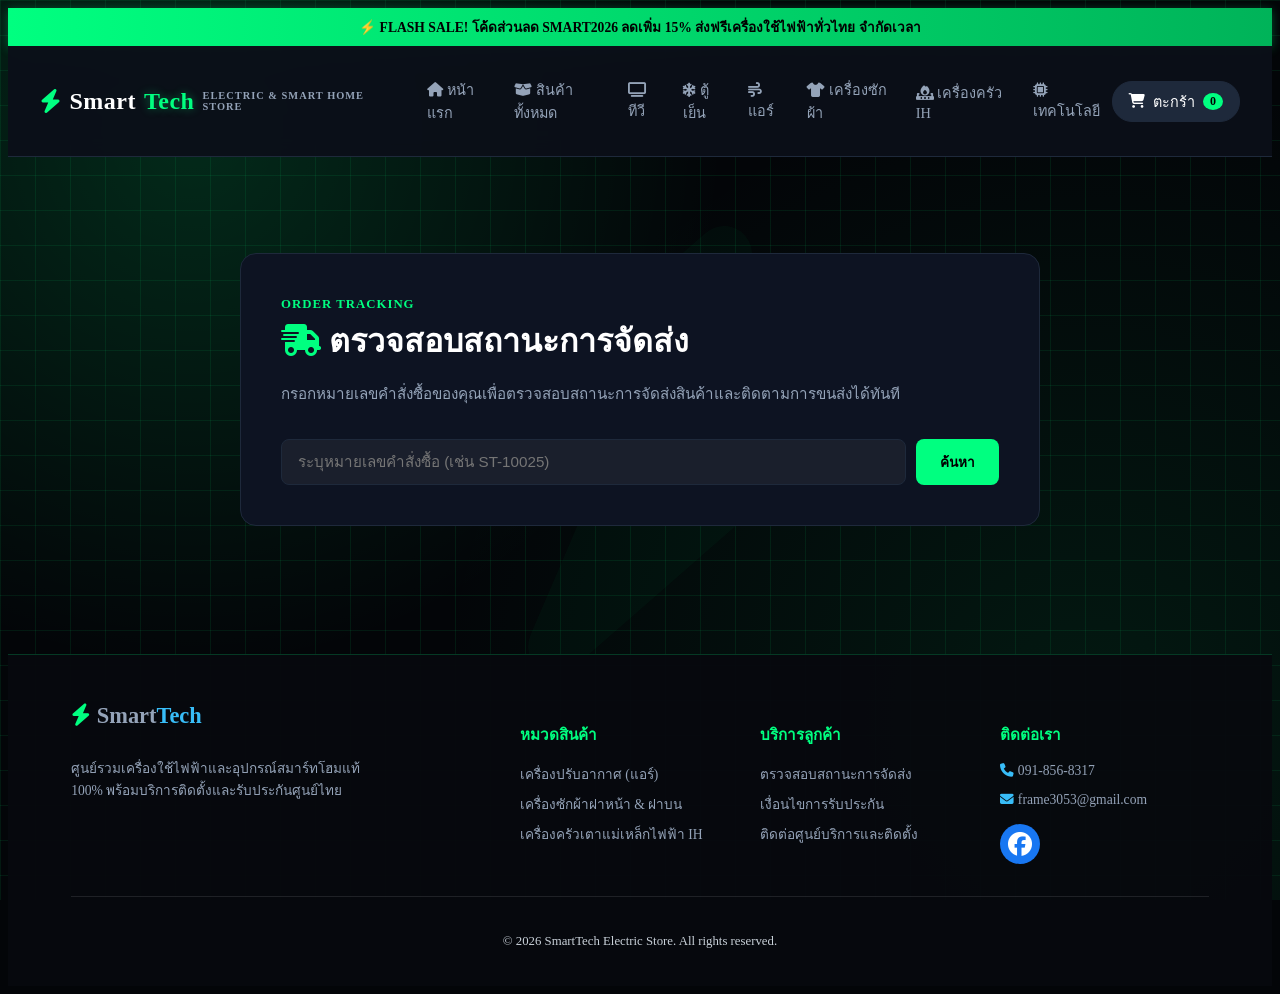
<file: shipping.html>
<!DOCTYPE html>
<html lang="th">
<head>
    <meta charset="UTF-8">
    <meta name="viewport" content="width=device-width, initial-scale=1.0">
    <title>ตรวจสอบสถานะการจัดส่ง - SmartTech</title>
    <link rel="stylesheet" href="https://cdnjs.cloudflare.com/ajax/libs/font-awesome/6.4.0/css/all.min.css">
    <link rel="stylesheet" href="style.css">
</head>
<body>

    <!-- Top Banner -->
    <div class="top-banner">
        ⚡ FLASH SALE! โค้ดส่วนลด SMART2026 ลดเพิ่ม 15% ส่งฟรีเครื่องใช้ไฟฟ้าทั่วไทย <span>จำกัดเวลา</span>
    </div>

    <!-- Navigation Bar -->
    <header>
        <div class="nav-container">
            <a href="index.html" class="logo">
                <i class="fa-solid fa-bolt" style="color:var(--accent-color);"></i> Smart<span>Tech</span>
                <small style="display: block; font-size: 0.65rem; color: var(--text-muted); letter-spacing: 1px;">ELECTRIC & SMART HOME STORE</small>
            </a>
            <ul class="nav-links">
                <li><a href="index.html"><i class="fa-solid fa-house"></i> หน้าแรก</a></li>
                <li><a href="products.html"><i class="fa-solid fa-box-open"></i> สินค้าทั้งหมด</a></li>
                <li><a href="tv.html"><i class="fa-solid fa-tv"></i> ทีวี</a></li>
                <li><a href="fridge.html"><i class="fa-solid fa-snowflake"></i> ตู้เย็น</a></li>
                <li><a href="ac.html"><i class="fa-solid fa-wind"></i> แอร์</a></li>
                <li><a href="washing.html"><i class="fa-solid fa-shirt"></i> เครื่องซักผ้า</a></li>
                <li><a href="kitchen.html"><i class="fa-solid fa-fire-burner"></i> เครื่องครัว IH</a></li>
                <li><a href="technology.html"><i class="fa-solid fa-microchip"></i> เทคโนโลยี</a></li>
            </ul>
            <a href="cart.html" class="cart-btn">
                <i class="fa-solid fa-cart-shopping"></i> ตะกร้า <span id="cart-count">0</span>
            </a>
        </div>
    </header>

    <!-- Tracking Section -->
    <div class="container" style="padding: 4rem 0 6rem 0; max-width: 800px;">
        <div class="card-hover" style="background-color: var(--card-bg); border: 1px solid var(--border-color); border-radius: 16px; padding: 2.5rem; text-align: left;">
            <span style="color: var(--accent-color); font-size: 0.8rem; font-weight: 800; letter-spacing: 1px;">ORDER TRACKING</span>
            <h1 style="color: #fff; font-size: 2rem; margin-top: 0.2rem; margin-bottom: 1rem;"><i class="fa-solid fa-truck-fast" style="color: var(--accent-color);"></i> ตรวจสอบสถานะการจัดส่ง</h1>
            <p style="color: var(--text-muted); margin-bottom: 2rem; font-size: 0.95rem; line-height: 1.6;">กรอกหมายเลขคำสั่งซื้อของคุณเพื่อตรวจสอบสถานะการจัดส่งสินค้าและติดตามการขนส่งได้ทันที</p>
            
            <!-- ช่องค้นหา -->
            <div style="display: flex; gap: 10px; max-width: 100%;">
                <input type="text" placeholder="ระบุหมายเลขคำสั่งซื้อ (เช่น ST-10025)" style="flex: 1; padding: 0.75rem 1rem; border-radius: 8px; border: 1px solid var(--border-color); background: #1a1f2c; color: #fff; font-size: 0.95rem;">
                <button class="btn-add" style="padding: 0.75rem 1.5rem; background: var(--accent-color); color: #000; font-weight: 700; border: none; border-radius: 8px; cursor: pointer;">ค้นหา</button>
            </div>
        </div>
    </div>

    <!-- Footer -->
    <footer style="background: #030508; border-top: 1px solid var(--border-color); padding: 3rem 0 1.5rem 0; color: var(--text-muted); position: relative; z-index: 10; clear: both; width: 100%;">
        <div class="container" style="display: grid; grid-template-columns: 2fr 1fr 1fr 1fr; gap: 2rem; margin-bottom: 2rem; max-width: 1200px; margin-left: auto; margin-right: auto; padding: 0 1rem;">
            <div>
                <a href="index.html" class="logo" style="display: inline-block; margin-bottom: 1rem; font-size: 1.4rem; font-weight: 800; color: #fff; text-decoration: none;">
                    <i class="fa-solid fa-bolt" style="color:var(--accent-color);"></i> Smart<span>Tech</span>
                </a>
                <p style="font-size: 0.85rem; line-height: 1.6; max-width: 320px;">
                    ศูนย์รวมเครื่องใช้ไฟฟ้าและอุปกรณ์สมาร์ทโฮมแท้ 100% พร้อมบริการติดตั้งและรับประกันศูนย์ไทย
                </p>
            </div>
            <div>
                <h4 style="color: #fff; font-size: 0.95rem; margin-bottom: 1rem;">หมวดสินค้า</h4>
                <ul style="list-style: none; padding: 0; display: flex; flex-direction: column; gap: 0.5rem; font-size: 0.85rem;">
                    <li><a href="ac.html" style="color: var(--text-muted); text-decoration: none;">เครื่องปรับอากาศ (แอร์)</a></li>
                    <li><a href="washing.html" style="color: var(--text-muted); text-decoration: none;">เครื่องซักผ้าฝาหน้า & ฝาบน</a></li>
                    <li><a href="kitchen.html" style="color: var(--text-muted); text-decoration: none;">เครื่องครัวเตาแม่เหล็กไฟฟ้า IH</a></li>
                </ul>
            </div>
            <div>
                <h4 style="color: #fff; font-size: 0.95rem; margin-bottom: 1rem;">บริการลูกค้า</h4>
                <ul style="list-style: none; padding: 0; display: flex; flex-direction: column; gap: 0.5rem; font-size: 0.85rem;">
                    <li><a href="tracking.html" style="color: var(--accent-color); text-decoration: none;">ตรวจสอบสถานะการจัดส่ง</a></li>
                    <li><a href="#" style="color: var(--text-muted); text-decoration: none;">เงื่อนไขการรับประกัน</a></li>
                    <li><a href="contact.html" style="color: var(--text-muted); text-decoration: none;">ติดต่อศูนย์บริการและติดตั้ง</a></li>
                </ul>
            </div>
            <div>
                <h4 style="color: #fff; font-size: 0.95rem; margin-bottom: 1rem;">ติดต่อเรา</h4>
                <p style="font-size: 0.85rem; margin-bottom: 0.5rem;"><i class="fa-solid fa-phone" style="color: var(--accent-color);"></i> 091-856-8317</p>
                <p style="font-size: 0.85rem; margin-bottom: 1rem;"><i class="fa-solid fa-envelope" style="color: var(--accent-color);"></i> frame3053@gmail.com</p>
                <div style="display: flex; gap: 1rem; font-size: 1.2rem;">
                    <a href="https://www.facebook.com/pha.nu.wichy.suwrrn.ratn" target="_blank" style="color: #fff; text-decoration: none;" title="Facebook"><i class="fa-brands fa-facebook"></i></a>
                </div>
            </div>
        </div>
        <div class="container" style="border-top: 1px solid var(--border-color); padding-top: 1.5rem; text-align: center; font-size: 0.8rem; max-width: 1200px; margin-left: auto; margin-right: auto; padding-left: 1rem; padding-right: 1rem;">
            <p>&copy; 2026 SmartTech Electric Store. All rights reserved.</p>
        </div>
    </footer>

    <script src="main.js"></script>
    <script src="footer.js"></script>
</body>
</html>
</file>
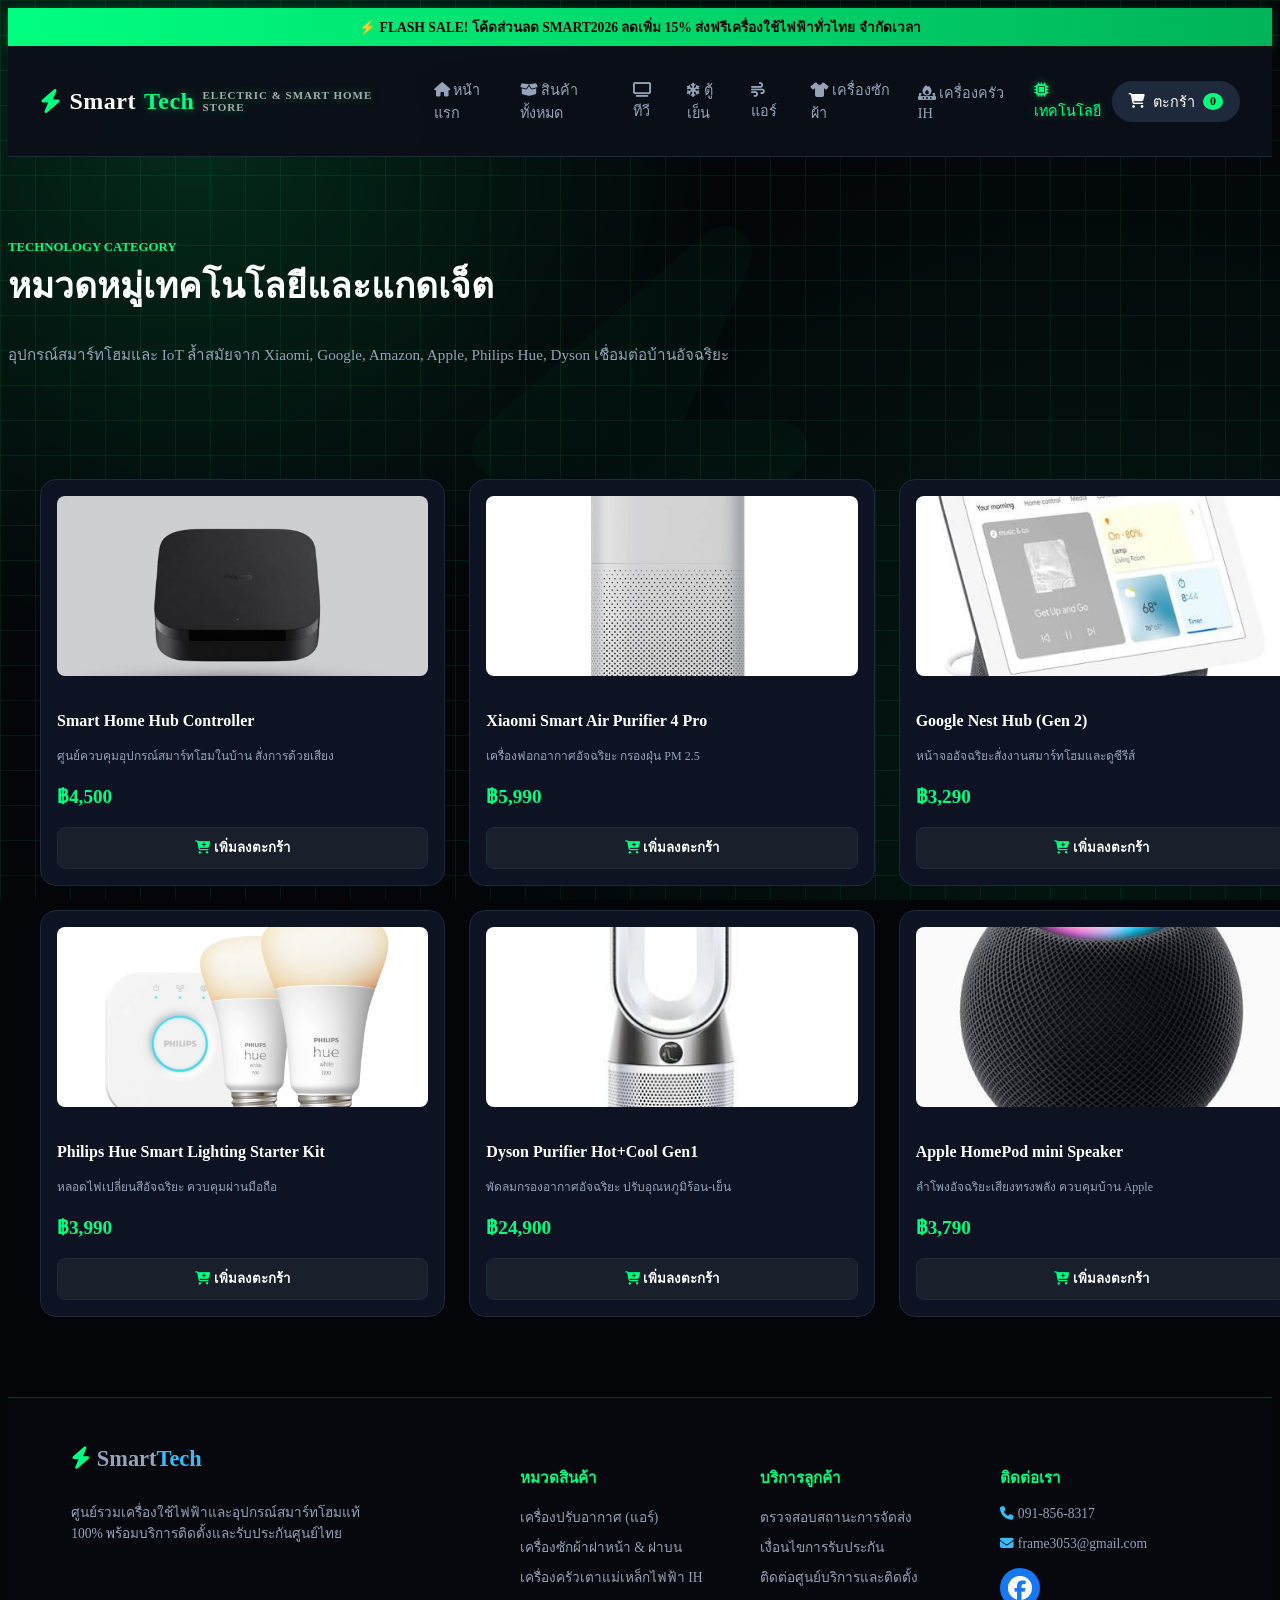
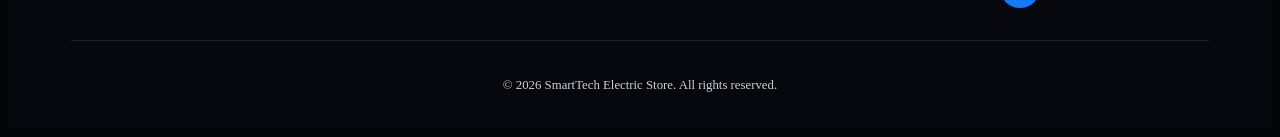
<file: technology.html>
<!DOCTYPE html>
<html lang="th">
<head>
    <meta charset="UTF-8">
    <meta name="viewport" content="width=device-width, initial-scale=1.0">
    <title>หมวดหมู่เทคโนโลยี - SmartTech</title>
    <link rel="stylesheet" href="https://cdnjs.cloudflare.com/ajax/libs/font-awesome/6.4.0/css/all.min.css">
    <link rel="stylesheet" href="style.css">
</head>
<body>
    
    <!-- Top Banner -->
    <div class="top-banner">⚡ FLASH SALE! โค้ดส่วนลด SMART2026 ลดเพิ่ม 15% ส่งฟรีเครื่องใช้ไฟฟ้าทั่วไทย <span>จำกัดเวลา</span></div>
    
    <!-- Header -->
    <header>
        <div class="nav-container">
            <a href="index.html" class="logo">
                <i class="fa-solid fa-bolt" style="color:var(--accent-color);"></i> Smart<span>Tech</span> 
                <span style="font-size: 11px; letter-spacing: 1px; color: #aaa; display: block;">ELECTRIC & SMART HOME STORE</span>
            </a>
            <ul class="nav-links">
                <li><a href="index.html"><i class="fa-solid fa-house"></i> หน้าแรก</a></li>
                <li><a href="products.html"><i class="fa-solid fa-box-open"></i> สินค้าทั้งหมด</a></li>
                <li><a href="tv.html"><i class="fa-solid fa-tv"></i> ทีวี</a></li>
                <li><a href="fridge.html"><i class="fa-solid fa-snowflake"></i> ตู้เย็น</a></li>
                <li><a href="ac.html"><i class="fa-solid fa-wind"></i> แอร์</a></li>
                <li><a href="washing.html"><i class="fa-solid fa-shirt"></i> เครื่องซักผ้า</a></li>
                <li><a href="kitchen.html"><i class="fa-solid fa-fire-burner"></i> เครื่องครัว IH</a></li>
                <li><a href="technology.html" class="active"><i class="fa-solid fa-microchip"></i> เทคโนโลยี</a></li>
            </ul>
            <a href="cart.html" class="cart-btn"><i class="fa-solid fa-cart-shopping"></i> ตะกร้า <span id="cart-count">0</span></a>
        </div>
    </header>

    <!-- Section Header -->
    <section class="container" style="padding: 3rem 0 2rem 0;">
        <span style="color: var(--accent-color); font-size: 0.8rem; font-weight: 800;">TECHNOLOGY CATEGORY</span>
        <h1 style="font-size: 2.2rem; color: #fff; margin-top: 0.2rem;">หมวดหมู่เทคโนโลยีและแกดเจ็ต</h1>
        <p style="color: var(--text-muted); font-size: 0.95rem;">อุปกรณ์สมาร์ทโฮมและ IoT ล้ำสมัยจาก Xiaomi, Google, Amazon, Apple, Philips Hue, Dyson เชื่อมต่อบ้านอัจฉริยะ</p>
    </section>

    <!-- Product Grid -->
    <div class="container" style="margin-bottom: 5rem;">
        <div style="display: grid; grid-template-columns: repeat(3, 1fr); gap: 1.5rem;">
            
            <!-- 1 -->
            <div class="card-hover" style="background-color: var(--card-bg); border: 1px solid var(--border-color); border-radius: 16px; padding: 1rem;">
                <img src="Smart Home Hub Controller.jpg" style="width:100%; height:180px; object-fit:cover; border-radius:8px; margin-bottom:1rem;" alt="Smart Home Hub">
                <h3 style="color:#fff; font-size:1rem;">Smart Home Hub Controller</h3>
                <p style="color:var(--text-muted); font-size:0.75rem;">ศูนย์ควบคุมอุปกรณ์สมาร์ทโฮมในบ้าน สั่งการด้วยเสียง</p>
                <p style="color:var(--accent-color); font-weight:800; font-size:1.2rem; margin:1rem 0;">฿4,500</p>
                <button onclick="addToCart('Smart Home Hub Controller', 4500, 'Smart Home Hub Controller.jpg')" style="width:100%; background:#1a1f2c; border:1px solid var(--border-color); color:#fff; padding:0.6rem; border-radius:8px; font-weight:700; cursor:pointer;"><i class="fa-solid fa-cart-plus" style="color:var(--accent-color);"></i> เพิ่มลงตะกร้า</button>
            </div>

            <!-- 2 -->
            <div class="card-hover" style="background-color: var(--card-bg); border: 1px solid var(--border-color); border-radius: 16px; padding: 1rem;">
                <img src="Xiaomi Smart Air Purifier 4 Pro.jpg" style="width:100%; height:180px; object-fit:cover; border-radius:8px; margin-bottom:1rem;" alt="Xiaomi Air Purifier">
                <h3 style="color:#fff; font-size:1rem;">Xiaomi Smart Air Purifier 4 Pro</h3>
                <p style="color:var(--text-muted); font-size:0.75rem;">เครื่องฟอกอากาศอัจฉริยะ กรองฝุ่น PM 2.5</p>
                <p style="color:var(--accent-color); font-weight:800; font-size:1.2rem; margin:1rem 0;">฿5,990</p>
                <button onclick="addToCart('Xiaomi Smart Air Purifier 4 Pro', 5990, 'Xiaomi Smart Air Purifier 4 Pro.jpg')" style="width:100%; background:#1a1f2c; border:1px solid var(--border-color); color:#fff; padding:0.6rem; border-radius:8px; font-weight:700; cursor:pointer;"><i class="fa-solid fa-cart-plus" style="color:var(--accent-color);"></i> เพิ่มลงตะกร้า</button>
            </div>

            <!-- 3 -->
            <div class="card-hover" style="background-color: var(--card-bg); border: 1px solid var(--border-color); border-radius: 16px; padding: 1rem;">
                <img src="Google Nest Hub (Gen 2).jpg" style="width:100%; height:180px; object-fit:cover; border-radius:8px; margin-bottom:1rem;" alt="Google Nest Hub">
                <h3 style="color:#fff; font-size:1rem;">Google Nest Hub (Gen 2)</h3>
                <p style="color:var(--text-muted); font-size:0.75rem;">หน้าจออัจฉริยะสั่งงานสมาร์ทโฮมและดูซีรีส์</p>
                <p style="color:var(--accent-color); font-weight:800; font-size:1.2rem; margin:1rem 0;">฿3,290</p>
                <button onclick="addToCart('Google Nest Hub Gen 2', 3290, 'Google Nest Hub (Gen 2).jpg')" style="width:100%; background:#1a1f2c; border:1px solid var(--border-color); color:#fff; padding:0.6rem; border-radius:8px; font-weight:700; cursor:pointer;"><i class="fa-solid fa-cart-plus" style="color:var(--accent-color);"></i> เพิ่มลงตะกร้า</button>
            </div>

            <!-- 4 -->
            <div class="card-hover" style="background-color: var(--card-bg); border: 1px solid var(--border-color); border-radius: 16px; padding: 1rem;">
                <img src="Philips Hue Starter Kit.webp" style="width:100%; height:180px; object-fit:cover; border-radius:8px; margin-bottom:1rem;" alt="Philips Hue">
                <h3 style="color:#fff; font-size:1rem;">Philips Hue Smart Lighting Starter Kit</h3>
                <p style="color:var(--text-muted); font-size:0.75rem;">หลอดไฟเปลี่ยนสีอัจฉริยะ ควบคุมผ่านมือถือ</p>
                <p style="color:var(--accent-color); font-weight:800; font-size:1.2rem; margin:1rem 0;">฿3,990</p>
                <button onclick="addToCart('Philips Hue Starter Kit', 3990, 'Philips Hue Starter Kit.webp')" style="width:100%; background:#1a1f2c; border:1px solid var(--border-color); color:#fff; padding:0.6rem; border-radius:8px; font-weight:700; cursor:pointer;"><i class="fa-solid fa-cart-plus" style="color:var(--accent-color);"></i> เพิ่มลงตะกร้า</button>
            </div>

            <!-- 5 -->
            <div class="card-hover" style="background-color: var(--card-bg); border: 1px solid var(--border-color); border-radius: 16px; padding: 1rem;">
                <img src="Dyson Purifier Hot+Cool Gen1.jpg" style="width:100%; height:180px; object-fit:cover; border-radius:8px; margin-bottom:1rem;" alt="Dyson Purifier">
                <h3 style="color:#fff; font-size:1rem;">Dyson Purifier Hot+Cool Gen1</h3>
                <p style="color:var(--text-muted); font-size:0.75rem;">พัดลมกรองอากาศอัจฉริยะ ปรับอุณหภูมิร้อน-เย็น</p>
                <p style="color:var(--accent-color); font-weight:800; font-size:1.2rem; margin:1rem 0;">฿24,900</p>
                <button onclick="addToCart('Dyson Purifier Hot+Cool', 24900, 'Dyson Purifier Hot+Cool Gen1.jpg')" style="width:100%; background:#1a1f2c; border:1px solid var(--border-color); color:#fff; padding:0.6rem; border-radius:8px; font-weight:700; cursor:pointer;"><i class="fa-solid fa-cart-plus" style="color:var(--accent-color);"></i> เพิ่มลงตะกร้า</button>
            </div>

            <!-- 6 -->
            <div class="card-hover" style="background-color: var(--card-bg); border: 1px solid var(--border-color); border-radius: 16px; padding: 1rem;">
                <img src="Apple HomePod mini Speaker.jpg" style="width:100%; height:180px; object-fit:cover; border-radius:8px; margin-bottom:1rem;" alt="Apple HomePod mini">
                <h3 style="color:#fff; font-size:1rem;">Apple HomePod mini Speaker</h3>
                <p style="color:var(--text-muted); font-size:0.75rem;">ลำโพงอัจฉริยะเสียงทรงพลัง ควบคุมบ้าน Apple</p>
                <p style="color:var(--accent-color); font-weight:800; font-size:1.2rem; margin:1rem 0;">฿3,790</p>
                <button onclick="addToCart('Apple HomePod mini', 3790, 'Apple HomePod mini Speaker.jpg')" style="width:100%; background:#1a1f2c; border:1px solid var(--border-color); color:#fff; padding:0.6rem; border-radius:8px; font-weight:700; cursor:pointer;"><i class="fa-solid fa-cart-plus" style="color:var(--accent-color);"></i> เพิ่มลงตะกร้า</button>
            </div>

        </div>
    </div>

    <!-- Footer -->
    <footer style="background: #030508; border-top: 1px solid var(--border-color); padding: 3rem 0 1.5rem 0; color: var(--text-muted); position: relative; z-index: 10; clear: both; width: 100%;">
        <div class="container" style="display: grid; grid-template-columns: 2fr 1fr 1fr 1fr; gap: 2rem; margin-bottom: 2rem; max-width: 1200px; margin-left: auto; margin-right: auto; padding: 0 1rem;">
            <div>
                <a href="index.html" class="logo" style="display: inline-block; margin-bottom: 1rem; font-size: 1.4rem; font-weight: 800; color: #fff; text-decoration: none;">
                    <i class="fa-solid fa-bolt" style="color:var(--accent-color);"></i> Smart<span>Tech</span>
                </a>
                <p style="font-size: 0.85rem; line-height: 1.6; max-width: 320px;">
                    ศูนย์รวมเครื่องใช้ไฟฟ้าและอุปกรณ์สมาร์ทโฮมแท้ 100% พร้อมบริการติดตั้งและรับประกันศูนย์ไทย
                </p>
            </div>
            <div>
                <h4 style="color: #fff; font-size: 0.95rem; margin-bottom: 1rem;">หมวดสินค้า</h4>
                <ul style="list-style: none; padding: 0; display: flex; flex-direction: column; gap: 0.5rem; font-size: 0.85rem;">
                    <li><a href="ac.html" style="color: var(--text-muted); text-decoration: none;">เครื่องปรับอากาศ (แอร์)</a></li>
                    <li><a href="washing.html" style="color: var(--text-muted); text-decoration: none;">เครื่องซักผ้าฝาหน้า & ฝาบน</a></li>
                    <li><a href="kitchen.html" style="color: var(--text-muted); text-decoration: none;">เครื่องครัวเตาแม่เหล็กไฟฟ้า IH</a></li>
                    <li><a href="technology.html" style="color: var(--text-muted); text-decoration: none;">เทคโนโลยีและแกดเจ็ต</a></li>
                </ul>
            </div>
            <div>
                <h4 style="color: #fff; font-size: 0.95rem; margin-bottom: 1rem;">บริการลูกค้า</h4>
                <ul style="list-style: none; padding: 0; display: flex; flex-direction: column; gap: 0.5rem; font-size: 0.85rem;">
                    <li><a href="tracking.html" style="color: var(--text-muted); text-decoration: none;">ตรวจสอบสถานะการจัดส่ง</a></li>
                    <li><a href="#" style="color: var(--text-muted); text-decoration: none;">เงื่อนไขการรับประกัน</a></li>
                    <li><a href="contact.html" style="color: var(--text-muted); text-decoration: none;">ติดต่อศูนย์บริการและติดตั้ง</a></li>
                </ul>
            </div>
            <div>
                <h4 style="color: #fff; font-size: 0.95rem; margin-bottom: 1rem;">ติดต่อเรา</h4>
                <p style="font-size: 0.85rem; margin-bottom: 0.5rem;"><i class="fa-solid fa-phone" style="color: var(--accent-color);"></i> 091-856-8317</p>
                <p style="font-size: 0.85rem; margin-bottom: 1rem;"><i class="fa-solid fa-envelope" style="color: var(--accent-color);"></i> frame3053@gmail.com</p>
                <div style="display: flex; gap: 1rem; font-size: 1.2rem;">
                    <a href="https://www.facebook.com/pha.nu.wichy.suwrrn.ratn" target="_blank" style="color: #fff; text-decoration: none;" title="Facebook"><i class="fa-brands fa-facebook"></i></a>
                </div>
            </div>
        </div>
        <div class="container" style="border-top: 1px solid var(--border-color); padding-top: 1.5rem; text-align: center; font-size: 0.8rem; max-width: 1200px; margin-left: auto; margin-right: auto; padding-left: 1rem; padding-right: 1rem;">
            <p>&copy; 2026 SmartTech Electric Store. All rights reserved.</p>
        </div>
    </footer>

    <script src="main.js"></script>
    <script src="footer.js"></script>
</body>
</html>
</file>
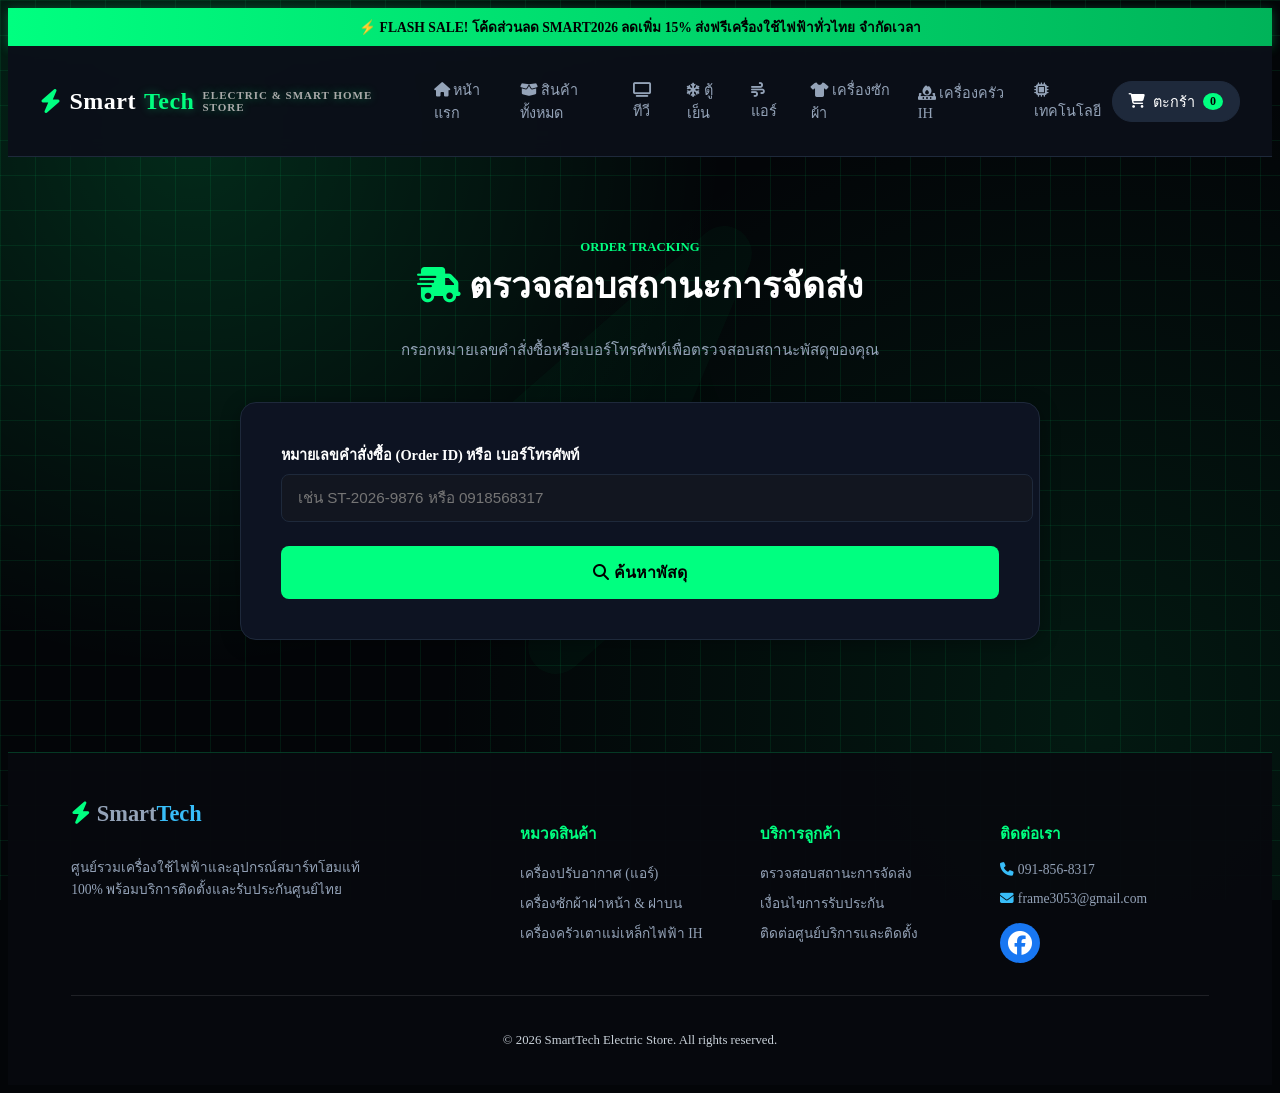
<file: tracking.html>
<!DOCTYPE html>
<html lang="th">
<head>
    <meta charset="UTF-8">
    <meta name="viewport" content="width=device-width, initial-scale=1.0">
    <title>ตรวจสอบสถานะการจัดส่ง - SmartTech</title>
    <link rel="stylesheet" href="https://cdnjs.cloudflare.com/ajax/libs/font-awesome/6.4.0/css/all.min.css">
    <link rel="stylesheet" href="style.css">
</head>
<body>
    
    <!-- Top Banner -->
    <div class="top-banner">⚡ FLASH SALE! โค้ดส่วนลด SMART2026 ลดเพิ่ม 15% ส่งฟรีเครื่องใช้ไฟฟ้าทั่วไทย <span>จำกัดเวลา</span></div>
    
    <!-- Header -->
    <header>
        <div class="nav-container">
            <a href="index.html" class="logo">
                <i class="fa-solid fa-bolt" style="color:var(--accent-color);"></i> Smart<span>Tech</span> 
                <span style="font-size: 11px; letter-spacing: 1px; color: #aaa; display: block;">ELECTRIC & SMART HOME STORE</span>
            </a>
            <ul class="nav-links">
                <li><a href="index.html"><i class="fa-solid fa-house"></i> หน้าแรก</a></li>
                <li><a href="products.html"><i class="fa-solid fa-box-open"></i> สินค้าทั้งหมด</a></li>
                <li><a href="tv.html"><i class="fa-solid fa-tv"></i> ทีวี</a></li>
                <li><a href="fridge.html"><i class="fa-solid fa-snowflake"></i> ตู้เย็น</a></li>
                <li><a href="ac.html"><i class="fa-solid fa-wind"></i> แอร์</a></li>
                <li><a href="washing.html"><i class="fa-solid fa-shirt"></i> เครื่องซักผ้า</a></li>
                <li><a href="kitchen.html"><i class="fa-solid fa-fire-burner"></i> เครื่องครัว IH</a></li>
                <li><a href="technology.html"><i class="fa-solid fa-microchip"></i> เทคโนโลยี</a></li>
            </ul>
            <a href="cart.html" class="cart-btn"><i class="fa-solid fa-cart-shopping"></i> ตะกร้า <span id="cart-count">0</span></a>
        </div>
    </header>

    <!-- Main Content -->
    <div class="container" style="padding: 3rem 0 5rem 0; max-width: 800px;">
        <div style="text-align: center; margin-bottom: 2.5rem;">
            <span style="color: var(--accent-color); font-size: 0.8rem; font-weight: 800;">ORDER TRACKING</span>
            <h1 style="font-size: 2.2rem; color: #fff; margin-top: 0.2rem;"><i class="fa-solid fa-truck-fast" style="color: var(--accent-color);"></i> ตรวจสอบสถานะการจัดส่ง</h1>
            <p style="color: var(--text-muted); font-size: 0.95rem; margin-top: 0.5rem;">กรอกหมายเลขคำสั่งซื้อหรือเบอร์โทรศัพท์เพื่อตรวจสอบสถานะพัสดุของคุณ</p>
        </div>

        <div style="background-color: var(--card-bg); border: 1px solid var(--border-color); border-radius: 16px; padding: 2.5rem; box-shadow: 0 4px 20px rgba(0,0,0,0.3);">
            <form onsubmit="event.preventDefault(); alert('ระบบกำลังค้นหาข้อมูลคำสั่งซื้อของคุณ...');" style="display: flex; flex-direction: column; gap: 1.5rem;">
                <div>
                    <label style="display: block; color: #fff; font-size: 0.9rem; margin-bottom: 0.5rem; font-weight: 600;">หมายเลขคำสั่งซื้อ (Order ID) หรือ เบอร์โทรศัพท์</label>
                    <input type="text" placeholder="เช่น ST-2026-9876 หรือ 0918568317" required style="width: 100%; padding: 0.9rem 1rem; background: #121620; border: 1px solid var(--border-color); border-radius: 8px; color: #fff; font-size: 0.95rem; outline: none;">
                </div>
                <button type="submit" style="background: var(--accent-color); color: #000; padding: 0.9rem; border: none; border-radius: 8px; font-weight: 700; font-size: 1rem; cursor: pointer; transition: 0.2s;"><i class="fa-solid fa-magnifying-glass"></i> ค้นหาพัสดุ</button>
            </form>
        </div>
    </div>

    <!-- Footer -->
    <footer style="background: #030508; border-top: 1px solid var(--border-color); padding: 3rem 0 1.5rem 0; color: var(--text-muted); position: relative; z-index: 10; clear: both; width: 100%;">
        <div class="container" style="display: grid; grid-template-columns: 2fr 1fr 1fr 1fr; gap: 2rem; margin-bottom: 2rem; max-width: 1200px; margin-left: auto; margin-right: auto; padding: 0 1rem;">
            <div>
                <a href="index.html" class="logo" style="display: inline-block; margin-bottom: 1rem; font-size: 1.4rem; font-weight: 800; color: #fff; text-decoration: none;">
                    <i class="fa-solid fa-bolt" style="color:var(--accent-color);"></i> Smart<span>Tech</span>
                </a>
                <p style="font-size: 0.85rem; line-height: 1.6; max-width: 320px;">
                    ศูนย์รวมเครื่องใช้ไฟฟ้าและอุปกรณ์สมาร์ทโฮมแท้ 100% พร้อมบริการติดตั้งและรับประกันศูนย์ไทย
                </p>
            </div>
            <div>
                <h4 style="color: #fff; font-size: 0.95rem; margin-bottom: 1rem;">หมวดสินค้า</h4>
                <ul style="list-style: none; padding: 0; display: flex; flex-direction: column; gap: 0.5rem; font-size: 0.85rem;">
                    <li><a href="tv.html" style="color: var(--text-muted); text-decoration: none;">ทีวี (Smart TV / OLED)</a></li>
                    <li><a href="ac.html" style="color: var(--text-muted); text-decoration: none;">เครื่องปรับอากาศ (แอร์)</a></li>
                    <li><a href="washing.html" style="color: var(--text-muted); text-decoration: none;">เครื่องซักผ้าฝาหน้า & ฝาบน</a></li>
                    <li><a href="kitchen.html" style="color: var(--text-muted); text-decoration: none;">เครื่องครัวเตาแม่เหล็กไฟฟ้า IH</a></li>
                </ul>
            </div>
            <div>
                <h4 style="color: #fff; font-size: 0.95rem; margin-bottom: 1rem;">บริการลูกค้า</h4>
                <ul style="list-style: none; padding: 0; display: flex; flex-direction: column; gap: 0.5rem; font-size: 0.85rem;">
                    <li><a href="tracking.html" style="color: var(--text-muted); text-decoration: none;">ตรวจสอบสถานะการจัดส่ง</a></li>
                    <li><a href="warranty.html" style="color: var(--text-muted); text-decoration: none;">เงื่อนไขการรับประกัน</a></li>
                    <li><a href="contact.html" style="color: var(--text-muted); text-decoration: none;">ติดต่อศูนย์บริการและติดตั้ง</a></li>
                </ul>
            </div>
            <div>
                <h4 style="color: #fff; font-size: 0.95rem; margin-bottom: 1rem;">ติดต่อเรา</h4>
                <p style="font-size: 0.85rem; margin-bottom: 0.5rem;"><i class="fa-solid fa-phone" style="color: var(--accent-color);"></i> 091-856-8317</p>
                <p style="font-size: 0.85rem; margin-bottom: 1rem;"><i class="fa-solid fa-envelope" style="color: var(--accent-color);"></i> frame3053@gmail.com</p>
                <div style="display: flex; gap: 1rem; font-size: 1.2rem;">
                    <a href="https://www.facebook.com/pha.nu.wichy.suwrrn.ratn" target="_blank" style="color: #fff; text-decoration: none;" title="Facebook"><i class="fa-brands fa-facebook"></i></a>
                </div>
            </div>
        </div>
        <div class="container" style="border-top: 1px solid var(--border-color); padding-top: 1.5rem; text-align: center; font-size: 0.8rem; max-width: 1200px; margin-left: auto; margin-right: auto; padding-left: 1rem; padding-right: 1rem;">
            <p>&copy; 2026 SmartTech Electric Store. All rights reserved.</p>
        </div>
    </footer>

    <script src="main.js"></script>
    <script src="footer.js"></script>
</body>
</html>
</file>
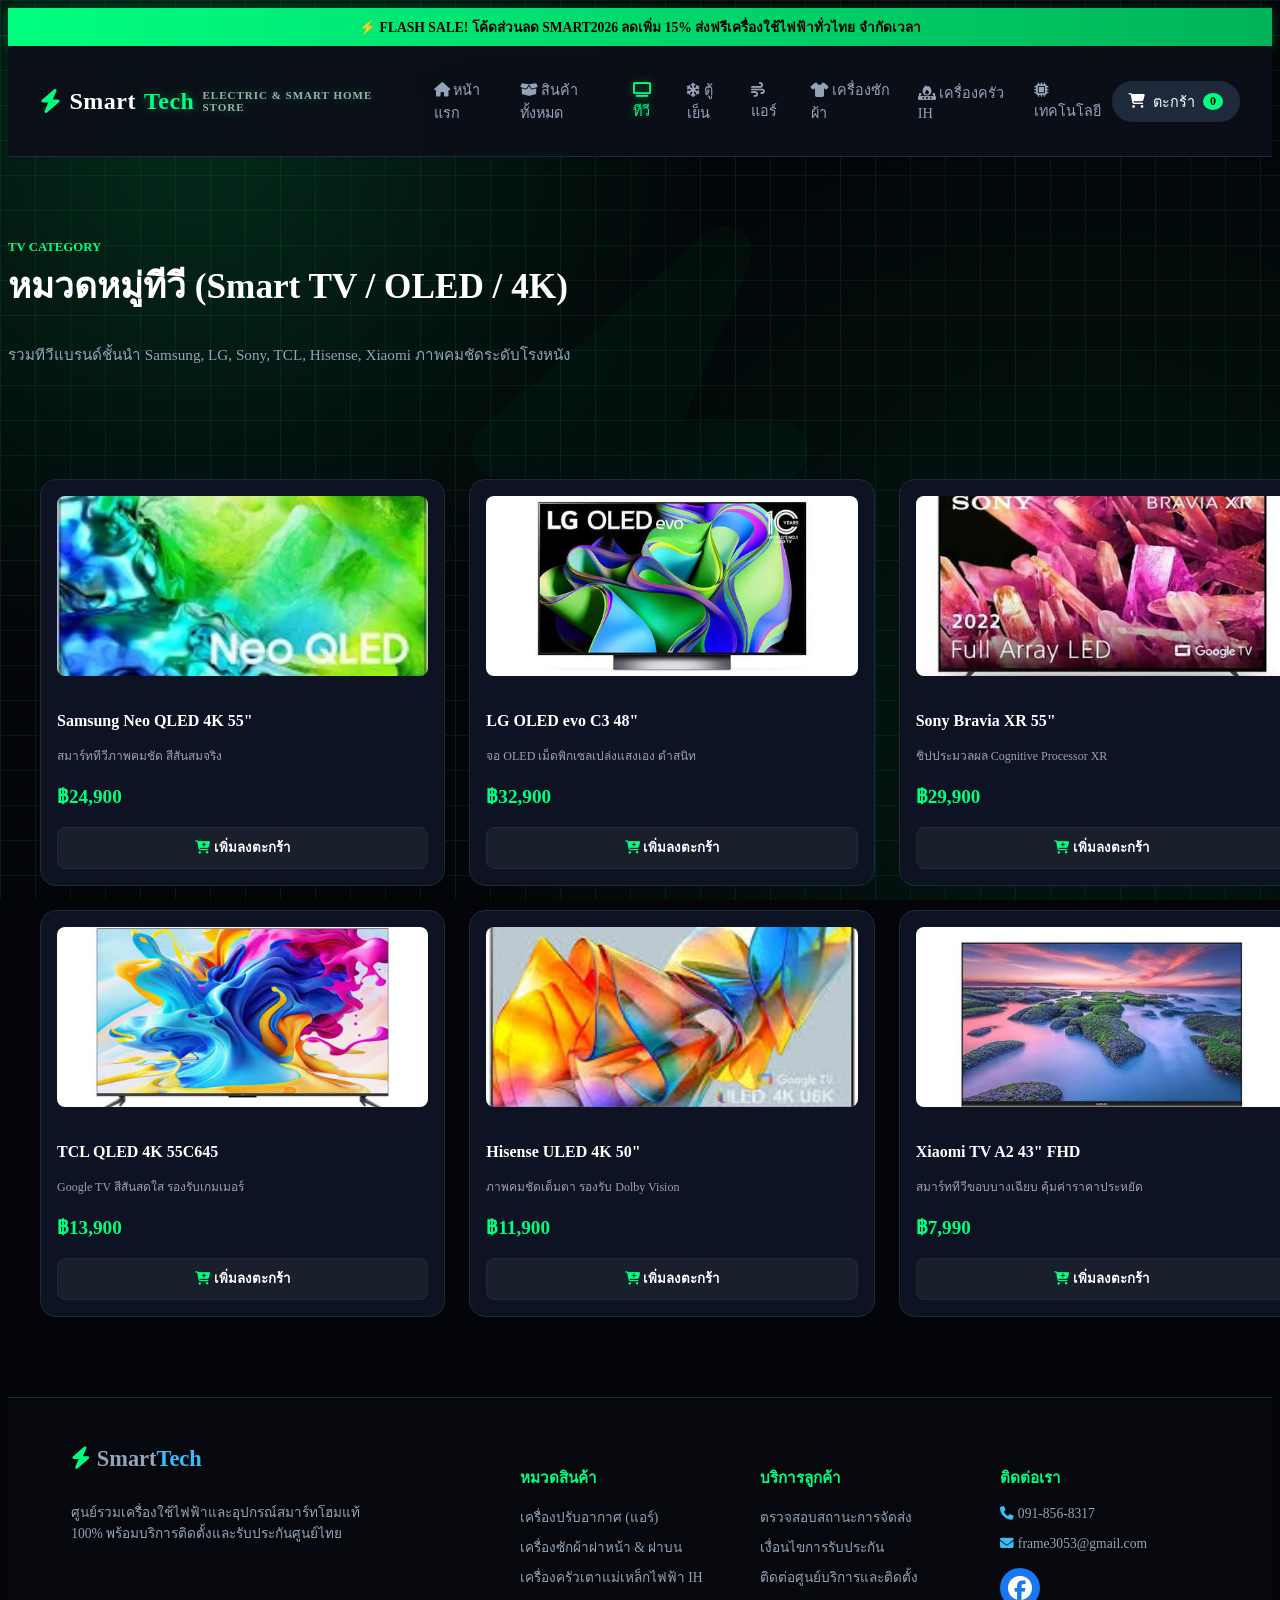
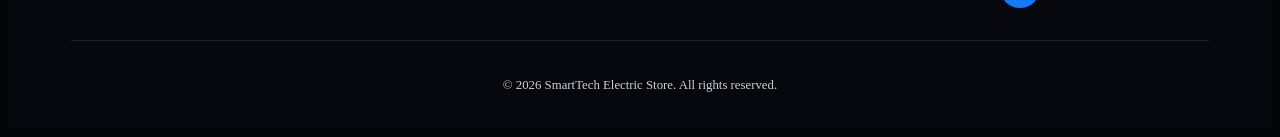
<file: tv.html>
<!DOCTYPE html>
<html lang="th">
<head>
    <meta charset="UTF-8">
    <meta name="viewport" content="width=device-width, initial-scale=1.0">
    <title>หมวดหมู่ทีวี - SmartTech</title>
    <link rel="stylesheet" href="https://cdnjs.cloudflare.com/ajax/libs/font-awesome/6.4.0/css/all.min.css">
    <link rel="stylesheet" href="style.css">
</head>
<body>
    
    <!-- Top Banner -->
    <div class="top-banner">⚡ FLASH SALE! โค้ดส่วนลด SMART2026 ลดเพิ่ม 15% ส่งฟรีเครื่องใช้ไฟฟ้าทั่วไทย <span>จำกัดเวลา</span></div>
    
    <!-- Header -->
    <header>
        <div class="nav-container">
            <a href="index.html" class="logo">
                <i class="fa-solid fa-bolt" style="color:var(--accent-color);"></i> Smart<span>Tech</span> 
                <span style="font-size: 11px; letter-spacing: 1px; color: #aaa; display: block;">ELECTRIC & SMART HOME STORE</span>
            </a>
            <ul class="nav-links">
                <li><a href="index.html"><i class="fa-solid fa-house"></i> หน้าแรก</a></li>
                <li><a href="products.html"><i class="fa-solid fa-box-open"></i> สินค้าทั้งหมด</a></li>
                <li><a href="tv.html" class="active"><i class="fa-solid fa-tv"></i> ทีวี</a></li>
                <li><a href="fridge.html"><i class="fa-solid fa-snowflake"></i> ตู้เย็น</a></li>
                <li><a href="ac.html"><i class="fa-solid fa-wind"></i> แอร์</a></li>
                <li><a href="washing.html"><i class="fa-solid fa-shirt"></i> เครื่องซักผ้า</a></li>
                <li><a href="kitchen.html"><i class="fa-solid fa-fire-burner"></i> เครื่องครัว IH</a></li>
                <li><a href="technology.html"><i class="fa-solid fa-microchip"></i> เทคโนโลยี</a></li>
            </ul>
            <a href="cart.html" class="cart-btn"><i class="fa-solid fa-cart-shopping"></i> ตะกร้า <span id="cart-count">0</span></a>
        </div>
    </header>

    <!-- Section Header -->
    <section class="container" style="padding: 3rem 0 2rem 0;">
        <span style="color: var(--accent-color); font-size: 0.8rem; font-weight: 800;">TV CATEGORY</span>
        <h1 style="font-size: 2.2rem; color: #fff; margin-top: 0.2rem;">หมวดหมู่ทีวี (Smart TV / OLED / 4K)</h1>
        <p style="color: var(--text-muted); font-size: 0.95rem;">รวมทีวีแบรนด์ชั้นนำ Samsung, LG, Sony, TCL, Hisense, Xiaomi ภาพคมชัดระดับโรงหนัง</p>
    </section>

    <!-- Product Grid -->
    <div class="container" style="margin-bottom: 5rem;">
        <div style="display: grid; grid-template-columns: repeat(3, 1fr); gap: 1.5rem;">
            
            <!-- 1 -->
            <div class="card-hover" style="background-color: var(--card-bg); border: 1px solid var(--border-color); border-radius: 16px; padding: 1rem;">
                <img src="Samsung Neo QLED 4K 55.webp" style="width:100%; height:180px; object-fit:cover; border-radius:8px; margin-bottom:1rem;" alt="Samsung Neo QLED">
                <h3 style="color:#fff; font-size:1rem;">Samsung Neo QLED 4K 55"</h3>
                <p style="color:var(--text-muted); font-size:0.75rem;">สมาร์ททีวีภาพคมชัด สีสันสมจริง</p>
                <p style="color:var(--accent-color); font-weight:800; font-size:1.2rem; margin:1rem 0;">฿24,900</p>
                <button onclick="addToCart('Samsung Neo QLED 4K 55', 24900, 'Samsung Neo QLED 4K 55.webp')" style="width:100%; background:#1a1f2c; border:1px solid var(--border-color); color:#fff; padding:0.6rem; border-radius:8px; font-weight:700; cursor:pointer;"><i class="fa-solid fa-cart-plus" style="color:var(--accent-color);"></i> เพิ่มลงตะกร้า</button>
            </div>

            <!-- 2 -->
            <div class="card-hover" style="background-color: var(--card-bg); border: 1px solid var(--border-color); border-radius: 16px; padding: 1rem;">
                <img src="LG OLED evo C3 48.jpg" style="width:100%; height:180px; object-fit:cover; border-radius:8px; margin-bottom:1rem;" alt="LG OLED evo">
                <h3 style="color:#fff; font-size:1rem;">LG OLED evo C3 48"</h3>
                <p style="color:var(--text-muted); font-size:0.75rem;">จอ OLED เม็ดพิกเซลเปล่งแสงเอง ดำสนิท</p>
                <p style="color:var(--accent-color); font-weight:800; font-size:1.2rem; margin:1rem 0;">฿32,900</p>
                <button onclick="addToCart('LG OLED evo C3 48', 32900, 'LG OLED evo C3 48.jpg')" style="width:100%; background:#1a1f2c; border:1px solid var(--border-color); color:#fff; padding:0.6rem; border-radius:8px; font-weight:700; cursor:pointer;"><i class="fa-solid fa-cart-plus" style="color:var(--accent-color);"></i> เพิ่มลงตะกร้า</button>
            </div>

            <!-- 3 -->
            <div class="card-hover" style="background-color: var(--card-bg); border: 1px solid var(--border-color); border-radius: 16px; padding: 1rem;">
                <img src="Sony Bravia XR 55.jpg" style="width:100%; height:180px; object-fit:cover; border-radius:8px; margin-bottom:1rem;" alt="Sony Bravia XR">
                <h3 style="color:#fff; font-size:1rem;">Sony Bravia XR 55"</h3>
                <p style="color:var(--text-muted); font-size:0.75rem;">ชิปประมวลผล Cognitive Processor XR</p>
                <p style="color:var(--accent-color); font-weight:800; font-size:1.2rem; margin:1rem 0;">฿29,900</p>
                <button onclick="addToCart('Sony Bravia XR 55', 29900, 'Sony Bravia XR 55.jpg')" style="width:100%; background:#1a1f2c; border:1px solid var(--border-color); color:#fff; padding:0.6rem; border-radius:8px; font-weight:700; cursor:pointer;"><i class="fa-solid fa-cart-plus" style="color:var(--accent-color);"></i> เพิ่มลงตะกร้า</button>
            </div>

            <!-- 4 -->
            <div class="card-hover" style="background-color: var(--card-bg); border: 1px solid var(--border-color); border-radius: 16px; padding: 1rem;">
                <img src="TCL QLED 4K 55C645.jpg" style="width:100%; height:180px; object-fit:cover; border-radius:8px; margin-bottom:1rem;" alt="TCL QLED">
                <h3 style="color:#fff; font-size:1rem;">TCL QLED 4K 55C645</h3>
                <p style="color:var(--text-muted); font-size:0.75rem;">Google TV สีสันสดใส รองรับเกมเมอร์</p>
                <p style="color:var(--accent-color); font-weight:800; font-size:1.2rem; margin:1rem 0;">฿13,900</p>
                <button onclick="addToCart('TCL QLED 4K 55C645', 13900, 'TCL QLED 4K 55C645.jpg')" style="width:100%; background:#1a1f2c; border:1px solid var(--border-color); color:#fff; padding:0.6rem; border-radius:8px; font-weight:700; cursor:pointer;"><i class="fa-solid fa-cart-plus" style="color:var(--accent-color);"></i> เพิ่มลงตะกร้า</button>
            </div>

            <!-- 5 -->
            <div class="card-hover" style="background-color: var(--card-bg); border: 1px solid var(--border-color); border-radius: 16px; padding: 1rem;">
                <img src="Hisense ULED 4K 50.jpg" style="width:100%; height:180px; object-fit:cover; border-radius:8px; margin-bottom:1rem;" alt="Hisense ULED">
                <h3 style="color:#fff; font-size:1rem;">Hisense ULED 4K 50"</h3>
                <p style="color:var(--text-muted); font-size:0.75rem;">ภาพคมชัดเต็มตา รองรับ Dolby Vision</p>
                <p style="color:var(--accent-color); font-weight:800; font-size:1.2rem; margin:1rem 0;">฿11,900</p>
                <button onclick="addToCart('Hisense ULED 4K 50', 11900, 'Hisense ULED 4K 50.jpg')" style="width:100%; background:#1a1f2c; border:1px solid var(--border-color); color:#fff; padding:0.6rem; border-radius:8px; font-weight:700; cursor:pointer;"><i class="fa-solid fa-cart-plus" style="color:var(--accent-color);"></i> เพิ่มลงตะกร้า</button>
            </div>

            <!-- 6 -->
            <div class="card-hover" style="background-color: var(--card-bg); border: 1px solid var(--border-color); border-radius: 16px; padding: 1rem;">
                <img src="Xiaomi TV A2 43 FHD.jpg" style="width:100%; height:180px; object-fit:cover; border-radius:8px; margin-bottom:1rem;" alt="Xiaomi TV">
                <h3 style="color:#fff; font-size:1rem;">Xiaomi TV A2 43" FHD</h3>
                <p style="color:var(--text-muted); font-size:0.75rem;">สมาร์ททีวีขอบบางเฉียบ คุ้มค่าราคาประหยัด</p>
                <p style="color:var(--accent-color); font-weight:800; font-size:1.2rem; margin:1rem 0;">฿7,990</p>
                <button onclick="addToCart('Xiaomi TV A2 43', 7990, 'Xiaomi TV A2 43 FHD.jpg')" style="width:100%; background:#1a1f2c; border:1px solid var(--border-color); color:#fff; padding:0.6rem; border-radius:8px; font-weight:700; cursor:pointer;"><i class="fa-solid fa-cart-plus" style="color:var(--accent-color);"></i> เพิ่มลงตะกร้า</button>
            </div>

        </div>
    </div>

    <!-- Footer -->
    <footer style="background: #030508; border-top: 1px solid var(--border-color); padding: 3rem 0 1.5rem 0; color: var(--text-muted); position: relative; z-index: 10; clear: both; width: 100%;">
        <div class="container" style="display: grid; grid-template-columns: 2fr 1fr 1fr 1fr; gap: 2rem; margin-bottom: 2rem; max-width: 1200px; margin-left: auto; margin-right: auto; padding: 0 1rem;">
            <div>
                <a href="index.html" class="logo" style="display: inline-block; margin-bottom: 1rem; font-size: 1.4rem; font-weight: 800; color: #fff; text-decoration: none;">
                    <i class="fa-solid fa-bolt" style="color:var(--accent-color);"></i> Smart<span>Tech</span>
                </a>
                <p style="font-size: 0.85rem; line-height: 1.6; max-width: 320px;">
                    ศูนย์รวมเครื่องใช้ไฟฟ้าและอุปกรณ์สมาร์ทโฮมแท้ 100% พร้อมบริการติดตั้งและรับประกันศูนย์ไทย
                </p>
            </div>
            <div>
                <h4 style="color: #fff; font-size: 0.95rem; margin-bottom: 1rem;">หมวดสินค้า</h4>
                <ul style="list-style: none; padding: 0; display: flex; flex-direction: column; gap: 0.5rem; font-size: 0.85rem;">
                    <li><a href="tv.html" style="color: var(--text-muted); text-decoration: none;">ทีวี (Smart TV / OLED)</a></li>
                    <li><a href="ac.html" style="color: var(--text-muted); text-stylesheet: none; text-decoration: none;">เครื่องปรับอากาศ (แอร์)</a></li>
                    <li><a href="washing.html" style="color: var(--text-muted); text-decoration: none;">เครื่องซักผ้าฝาหน้า & ฝาบน</a></li>
                    <li><a href="kitchen.html" style="color: var(--text-muted); text-decoration: none;">เครื่องครัวเตาแม่เหล็กไฟฟ้า IH</a></li>
                </ul>
            </div>
            <div>
                <h4 style="color: #fff; font-size: 0.95rem; margin-bottom: 1rem;">บริการลูกค้า</h4>
                <ul style="list-style: none; padding: 0; display: flex; flex-direction: column; gap: 0.5rem; font-size: 0.85rem;">
                    <li><a href="tracking.html" style="color: var(--text-muted); text-decoration: none;">ตรวจสอบสถานะการจัดส่ง</a></li>
                    <li><a href="#" style="color: var(--text-muted); text-decoration: none;">เงื่อนไขการรับประกัน</a></li>
                    <li><a href="contact.html" style="color: var(--text-muted); text-decoration: none;">ติดต่อศูนย์บริการและติดตั้ง</a></li>
                </ul>
            </div>
            <div>
                <h4 style="color: #fff; font-size: 0.95rem; margin-bottom: 1rem;">ติดต่อเรา</h4>
                <p style="font-size: 0.85rem; margin-bottom: 0.5rem;"><i class="fa-solid fa-phone" style="color: var(--accent-color);"></i> 091-856-8317</p>
                <p style="font-size: 0.85rem; margin-bottom: 1rem;"><i class="fa-solid fa-envelope" style="color: var(--accent-color);"></i> frame3053@gmail.com</p>
                <div style="display: flex; gap: 1rem; font-size: 1.2rem;">
                    <a href="https://www.facebook.com/pha.nu.wichy.suwrrn.ratn" target="_blank" style="color: #fff; text-decoration: none;" title="Facebook"><i class="fa-brands fa-facebook"></i></a>
                </div>
            </div>
        </div>
        <div class="container" style="border-top: 1px solid var(--border-color); padding-top: 1.5rem; text-align: center; font-size: 0.8rem; max-width: 1200px; margin-left: auto; margin-right: auto; padding-left: 1rem; padding-right: 1rem;">
            <p>&copy; 2026 SmartTech Electric Store. All rights reserved.</p>
        </div>
    </footer>

    <script src="main.js"></script>
    <script src="footer.js"></script>
</body>
</html>
</file>
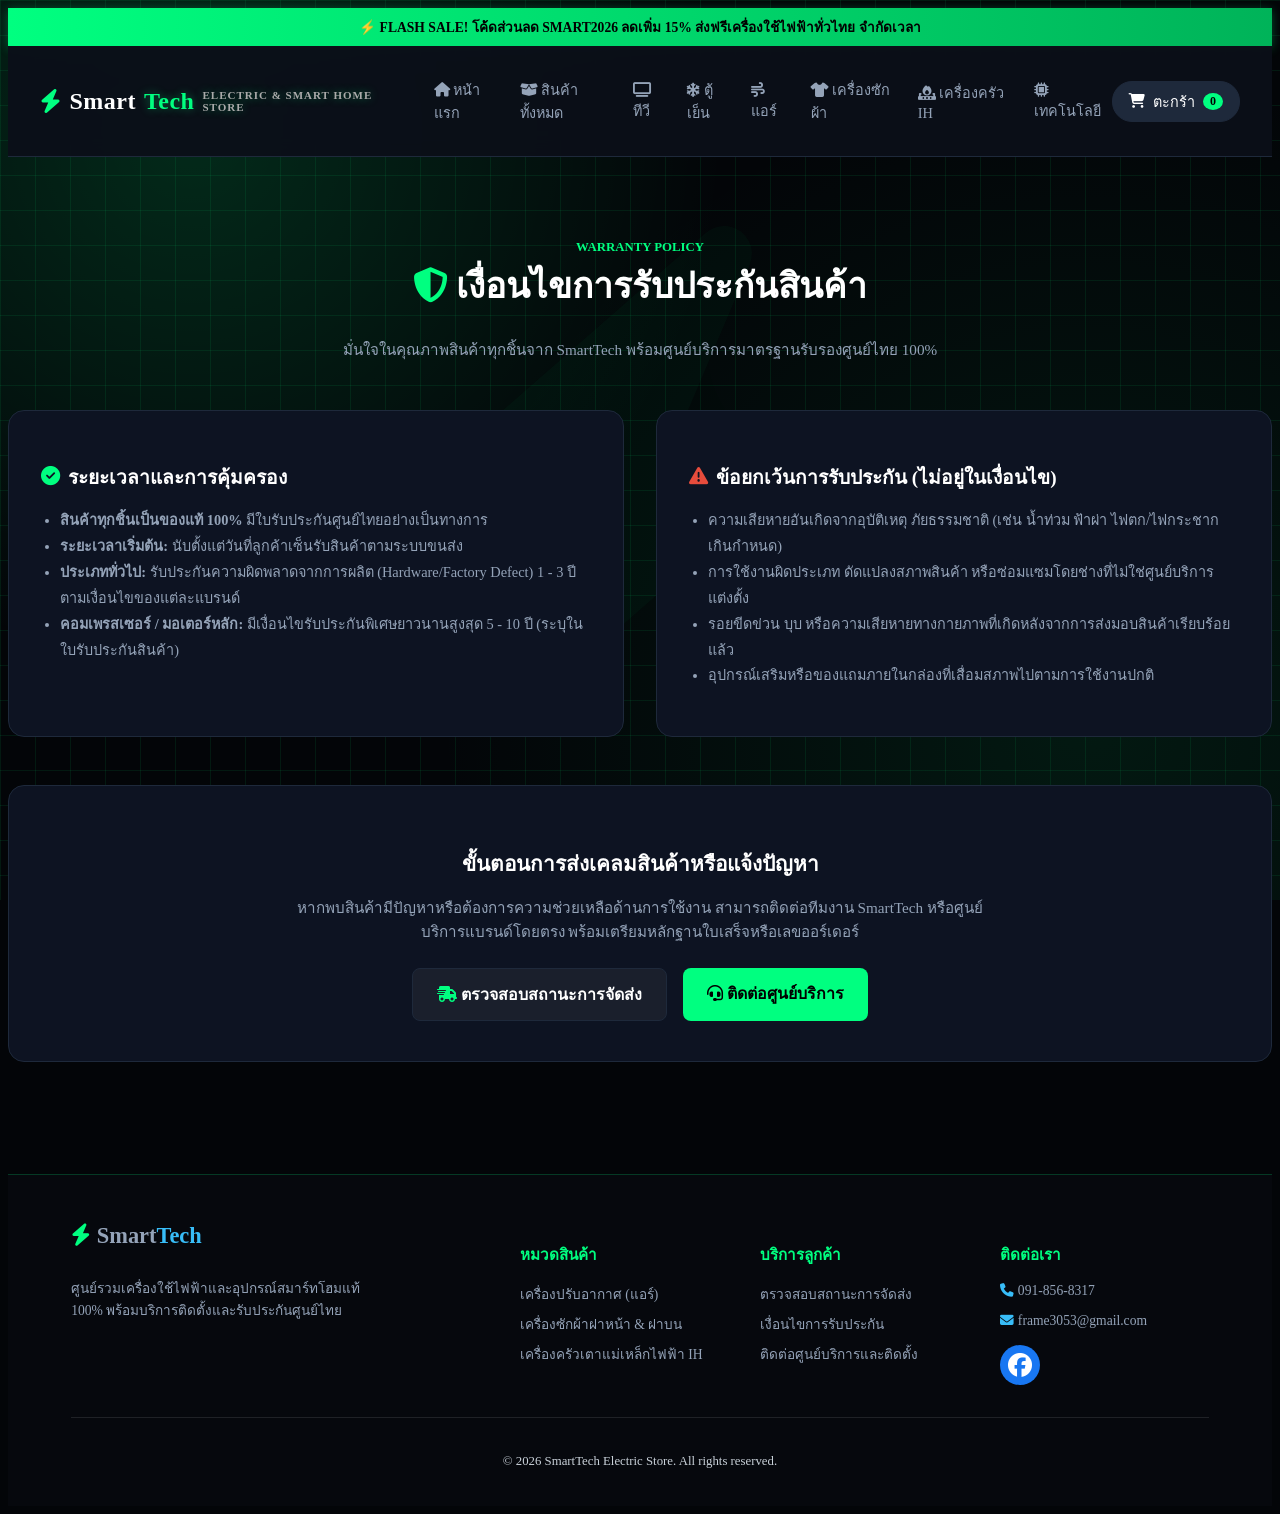
<file: warranty.html>
<!DOCTYPE html>
<html lang="th">
<head>
    <meta charset="UTF-8">
    <meta name="viewport" content="width=device-width, initial-scale=1.0">
    <title>เงื่อนไขการรับประกัน - SmartTech</title>
    <link rel="stylesheet" href="https://cdnjs.cloudflare.com/ajax/libs/font-awesome/6.4.0/css/all.min.css">
    <link rel="stylesheet" href="style.css">
</head>
<body>
    
    <!-- Top Banner -->
    <div class="top-banner">⚡ FLASH SALE! โค้ดส่วนลด SMART2026 ลดเพิ่ม 15% ส่งฟรีเครื่องใช้ไฟฟ้าทั่วไทย <span>จำกัดเวลา</span></div>
    
    <!-- Header -->
    <header>
        <div class="nav-container">
            <a href="index.html" class="logo">
                <i class="fa-solid fa-bolt" style="color:var(--accent-color);"></i> Smart<span>Tech</span> 
                <span style="font-size: 11px; letter-spacing: 1px; color: #aaa; display: block;">ELECTRIC & SMART HOME STORE</span>
            </a>
            <ul class="nav-links">
                <li><a href="index.html"><i class="fa-solid fa-house"></i> หน้าแรก</a></li>
                <li><a href="products.html"><i class="fa-solid fa-box-open"></i> สินค้าทั้งหมด</a></li>
                <li><a href="tv.html"><i class="fa-solid fa-tv"></i> ทีวี</a></li>
                <li><a href="fridge.html"><i class="fa-solid fa-snowflake"></i> ตู้เย็น</a></li>
                <li><a href="ac.html"><i class="fa-solid fa-wind"></i> แอร์</a></li>
                <li><a href="washing.html"><i class="fa-solid fa-shirt"></i> เครื่องซักผ้า</a></li>
                <li><a href="kitchen.html"><i class="fa-solid fa-fire-burner"></i> เครื่องครัว IH</a></li>
                <li><a href="technology.html"><i class="fa-solid fa-microchip"></i> เทคโนโลยี</a></li>
            </ul>
            <a href="cart.html" class="cart-btn"><i class="fa-solid fa-cart-shopping"></i> ตะกร้า <span id="cart-count">0</span></a>
        </div>
    </header>

    <!-- Main Content -->
    <div class="container" style="padding: 3rem 0 5rem 0;">
        <div style="text-align: center; margin-bottom: 3rem;">
            <span style="color: var(--accent-color); font-size: 0.8rem; font-weight: 800;">WARRANTY POLICY</span>
            <h1 style="font-size: 2.2rem; color: #fff; margin-top: 0.2rem;"><i class="fa-solid fa-shield-halved" style="color: var(--accent-color);"></i> เงื่อนไขการรับประกันสินค้า</h1>
            <p style="color: var(--text-muted); font-size: 0.95rem; margin-top: 0.5rem;">มั่นใจในคุณภาพสินค้าทุกชิ้นจาก SmartTech พร้อมศูนย์บริการมาตรฐานรับรองศูนย์ไทย 100%</p>
        </div>

        <div style="display: grid; grid-template-columns: 1fr 1fr; gap: 2rem; margin-bottom: 3rem;">
            <!-- Card 1 -->
            <div style="background-color: var(--card-bg); border: 1px solid var(--border-color); border-radius: 16px; padding: 2rem;">
                <h3 style="color: #fff; font-size: 1.2rem; margin-bottom: 1rem; display: flex; align-items: center; gap: 0.5rem;">
                    <i class="fa-solid fa-circle-check" style="color: var(--accent-color);"></i> ระยะเวลาและการคุ้มครอง
                </h3>
                <ul style="color: var(--text-muted); font-size: 0.9rem; line-height: 1.8; padding-left: 1.2rem;">
                    <li><strong>สินค้าทุกชิ้นเป็นของแท้ 100%</strong> มีใบรับประกันศูนย์ไทยอย่างเป็นทางการ</li>
                    <li><strong>ระยะเวลาเริ่มต้น:</strong> นับตั้งแต่วันที่ลูกค้าเซ็นรับสินค้าตามระบบขนส่ง</li>
                    <li><strong>ประเภททั่วไป:</strong> รับประกันความผิดพลาดจากการผลิต (Hardware/Factory Defect) 1 - 3 ปี ตามเงื่อนไขของแต่ละแบรนด์</li>
                    <li><strong>คอมเพรสเซอร์ / มอเตอร์หลัก:</strong> มีเงื่อนไขรับประกันพิเศษยาวนานสูงสุด 5 - 10 ปี (ระบุในใบรับประกันสินค้า)</li>
                </ul>
            </div>

            <!-- Card 2 -->
            <div style="background-color: var(--card-bg); border: 1px solid var(--border-color); border-radius: 16px; padding: 2rem;">
                <h3 style="color: #fff; font-size: 1.2rem; margin-bottom: 1rem; display: flex; align-items: center; gap: 0.5rem;">
                    <i class="fa-solid fa-triangle-exclamation" style="color: #e74c3c;"></i> ข้อยกเว้นการรับประกัน (ไม่อยู่ในเงื่อนไข)
                </h3>
                <ul style="color: var(--text-muted); font-size: 0.9rem; line-height: 1.8; padding-left: 1.2rem;">
                    <li>ความเสียหายอันเกิดจากอุบัติเหตุ ภัยธรรมชาติ (เช่น น้ำท่วม ฟ้าผ่า ไฟตก/ไฟกระชากเกินกำหนด)</li>
                    <li>การใช้งานผิดประเภท ดัดแปลงสภาพสินค้า หรือซ่อมแซมโดยช่างที่ไม่ใช่ศูนย์บริการแต่งตั้ง</li>
                    <li>รอยขีดข่วน บุบ หรือความเสียหายทางกายภาพที่เกิดหลังจากการส่งมอบสินค้าเรียบร้อยแล้ว</li>
                    <li>อุปกรณ์เสริมหรือของแถมภายในกล่องที่เสื่อมสภาพไปตามการใช้งานปกติ</li>
                </ul>
            </div>
        </div>

        <!-- Claim Process Box with the 2 buttons -->
        <div style="background-color: var(--card-bg); border: 1px solid var(--border-color); border-radius: 16px; padding: 2.5rem; text-align: center;">
            <h3 style="color: #fff; font-size: 1.3rem; margin-bottom: 1rem;">ขั้นตอนการส่งเคลมสินค้าหรือแจ้งปัญหา</h3>
            <p style="color: var(--text-muted); font-size: 0.95rem; max-width: 700px; margin: 0 auto 1.5rem auto; line-height: 1.6;">
                หากพบสินค้ามีปัญหาหรือต้องการความช่วยเหลือด้านการใช้งาน สามารถติดต่อทีมงาน SmartTech หรือศูนย์บริการแบรนด์โดยตรง พร้อมเตรียมหลักฐานใบเสร็จหรือเลขออร์เดอร์
            </p>
            <div style="display: flex; justify-content: center; gap: 1rem; flex-wrap: wrap;">
                <a href="tracking.html" style="background: #1a1f2c; border: 1px solid var(--border-color); color: #fff; padding: 0.8rem 1.5rem; border-radius: 8px; font-weight: 700; text-decoration: none;"><i class="fa-solid fa-truck-fast" style="color: var(--accent-color);"></i> ตรวจสอบสถานะการจัดส่ง</a>
                <a href="contact.html" style="background: var(--accent-color); color: #000; padding: 0.8rem 1.5rem; border-radius: 8px; font-weight: 700; text-decoration: none;"><i class="fa-solid fa-headset"></i> ติดต่อศูนย์บริการ</a>
            </div>
        </div>
    </div>

    <!-- Footer -->
    <footer style="background: #030508; border-top: 1px solid var(--border-color); padding: 3rem 0 1.5rem 0; color: var(--text-muted); position: relative; z-index: 10; clear: both; width: 100%;">
        <div class="container" style="display: grid; grid-template-columns: 2fr 1fr 1fr 1fr; gap: 2rem; margin-bottom: 2rem; max-width: 1200px; margin-left: auto; margin-right: auto; padding: 0 1rem;">
            <div>
                <a href="index.html" class="logo" style="display: inline-block; margin-bottom: 1rem; font-size: 1.4rem; font-weight: 800; color: #fff; text-decoration: none;">
                    <i class="fa-solid fa-bolt" style="color:var(--accent-color);"></i> Smart<span>Tech</span>
                </a>
                <p style="font-size: 0.85rem; line-height: 1.6; max-width: 320px;">
                    ศูนย์รวมเครื่องใช้ไฟฟ้าและอุปกรณ์สมาร์ทโฮมแท้ 100% พร้อมบริการติดตั้งและรับประกันศูนย์ไทย
                </p>
            </div>
            <div>
                <h4 style="color: #fff; font-size: 0.95rem; margin-bottom: 1rem;">หมวดสินค้า</h4>
                <ul style="list-style: none; padding: 0; display: flex; flex-direction: column; gap: 0.5rem; font-size: 0.85rem;">
                    <li><a href="tv.html" style="color: var(--text-muted); text-decoration: none;">ทีวี (Smart TV / OLED)</a></li>
                    <li><a href="ac.html" style="color: var(--text-muted); text-decoration: none;">เครื่องปรับอากาศ (แอร์)</a></li>
                    <li><a href="washing.html" style="color: var(--text-muted); text-decoration: none;">เครื่องซักผ้าฝาหน้า & ฝาบน</a></li>
                    <li><a href="kitchen.html" style="color: var(--text-muted); text-decoration: none;">เครื่องครัวเตาแม่เหล็กไฟฟ้า IH</a></li>
                </ul>
            </div>
            <div>
                <h4 style="color: #fff; font-size: 0.95rem; margin-bottom: 1rem;">บริการลูกค้า</h4>
                <ul style="list-style: none; padding: 0; display: flex; flex-direction: column; gap: 0.5rem; font-size: 0.85rem;">
                    <li><a href="tracking.html" style="color: var(--text-muted); text-decoration: none;">ตรวจสอบสถานะการจัดส่ง</a></li>
                    <li><a href="warranty.html" style="color: var(--text-muted); text-decoration: none;">เงื่อนไขการรับประกัน</a></li>
                    <li><a href="contact.html" style="color: var(--text-muted); text-decoration: none;">ติดต่อศูนย์บริการและติดตั้ง</a></li>
                </ul>
            </div>
            <div>
                <h4 style="color: #fff; font-size: 0.95rem; margin-bottom: 1rem;">ติดต่อเรา</h4>
                <p style="font-size: 0.85rem; margin-bottom: 0.5rem;"><i class="fa-solid fa-phone" style="color: var(--accent-color);"></i> 091-856-8317</p>
                <p style="font-size: 0.85rem; margin-bottom: 1rem;"><i class="fa-solid fa-envelope" style="color: var(--accent-color);"></i> frame3053@gmail.com</p>
                <div style="display: flex; gap: 1rem; font-size: 1.2rem;">
                    <a href="https://www.facebook.com/pha.nu.wichy.suwrrn.ratn" target="_blank" style="color: #fff; text-decoration: none;" title="Facebook"><i class="fa-brands fa-facebook"></i></a>
                </div>
            </div>
        </div>
        <div class="container" style="border-top: 1px solid var(--border-color); padding-top: 1.5rem; text-align: center; font-size: 0.8rem; max-width: 1200px; margin-left: auto; margin-right: auto; padding-left: 1rem; padding-right: 1rem;">
            <p>&copy; 2026 SmartTech Electric Store. All rights reserved.</p>
        </div>
    </footer>

    <script src="main.js"></script>
    <script src="footer.js"></script>
</body>
</html>
</file>
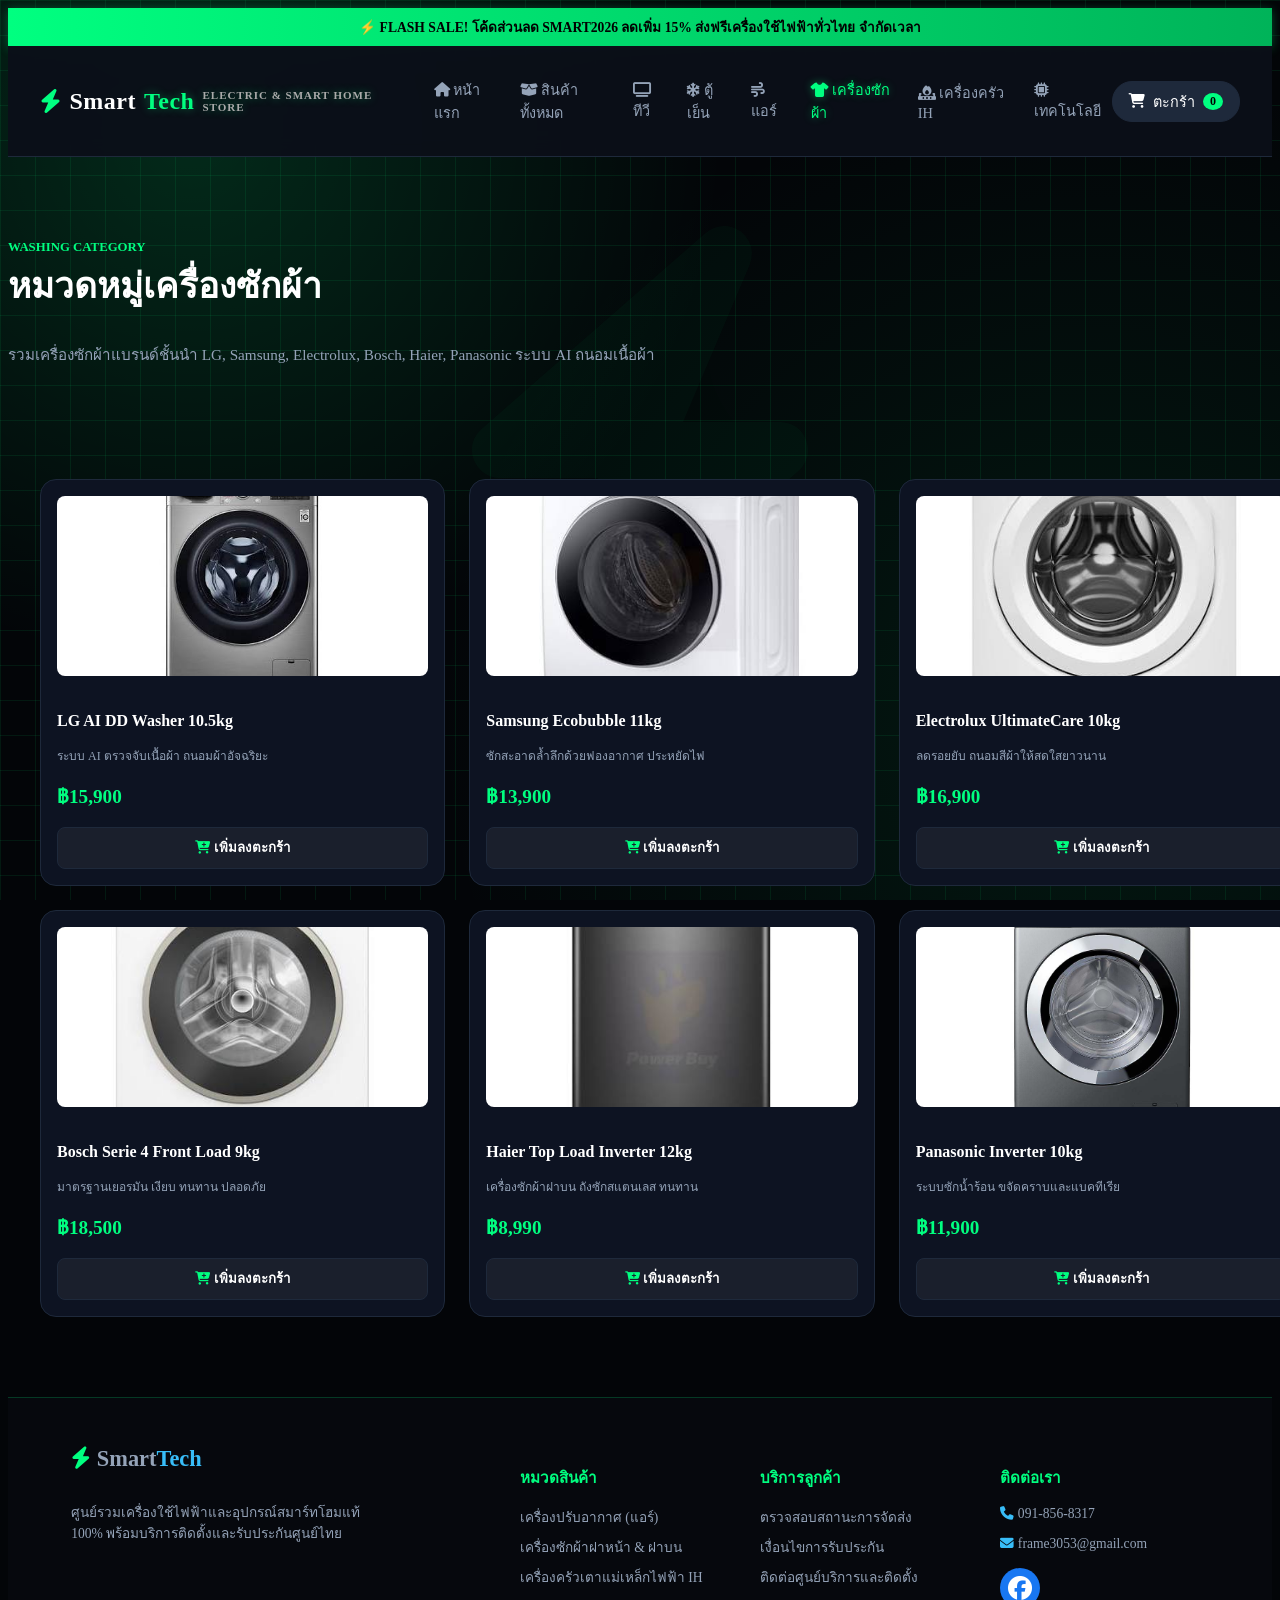
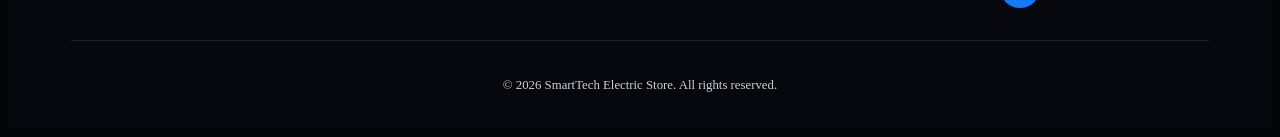
<file: washing.html>
<!DOCTYPE html>
<html lang="th">
<head>
    <meta charset="UTF-8">
    <meta name="viewport" content="width=device-width, initial-scale=1.0">
    <title>หมวดหมู่เครื่องซักผ้า - SmartTech</title>
    <link rel="stylesheet" href="https://cdnjs.cloudflare.com/ajax/libs/font-awesome/6.4.0/css/all.min.css">
    <link rel="stylesheet" href="style.css">
</head>
<body>
    
    <!-- Top Banner -->
    <div class="top-banner">⚡ FLASH SALE! โค้ดส่วนลด SMART2026 ลดเพิ่ม 15% ส่งฟรีเครื่องใช้ไฟฟ้าทั่วไทย <span>จำกัดเวลา</span></div>
    
    <!-- Header -->
    <header>
        <div class="nav-container">
            <a href="index.html" class="logo">
                <i class="fa-solid fa-bolt" style="color:var(--accent-color);"></i> Smart<span>Tech</span> 
                <span style="font-size: 11px; letter-spacing: 1px; color: #aaa; display: block;">ELECTRIC & SMART HOME STORE</span>
            </a>
            <ul class="nav-links">
                <li><a href="index.html"><i class="fa-solid fa-house"></i> หน้าแรก</a></li>
                <li><a href="products.html"><i class="fa-solid fa-box-open"></i> สินค้าทั้งหมด</a></li>
                <li><a href="tv.html"><i class="fa-solid fa-tv"></i> ทีวี</a></li>
                <li><a href="fridge.html"><i class="fa-solid fa-snowflake"></i> ตู้เย็น</a></li>
                <li><a href="ac.html"><i class="fa-solid fa-wind"></i> แอร์</a></li>
                <li><a href="washing.html" class="active"><i class="fa-solid fa-shirt"></i> เครื่องซักผ้า</a></li>
                <li><a href="kitchen.html"><i class="fa-solid fa-fire-burner"></i> เครื่องครัว IH</a></li>
                <li><a href="technology.html"><i class="fa-solid fa-microchip"></i> เทคโนโลยี</a></li>
            </ul>
            <a href="cart.html" class="cart-btn"><i class="fa-solid fa-cart-shopping"></i> ตะกร้า <span id="cart-count">0</span></a>
        </div>
    </header>

    <!-- Section Header -->
    <section class="container" style="padding: 3rem 0 2rem 0;">
        <span style="color: var(--accent-color); font-size: 0.8rem; font-weight: 800;">WASHING CATEGORY</span>
        <h1 style="font-size: 2.2rem; color: #fff; margin-top: 0.2rem;">หมวดหมู่เครื่องซักผ้า</h1>
        <p style="color: var(--text-muted); font-size: 0.95rem;">รวมเครื่องซักผ้าแบรนด์ชั้นนำ LG, Samsung, Electrolux, Bosch, Haier, Panasonic ระบบ AI ถนอมเนื้อผ้า</p>
    </section>

    <!-- Product Grid -->
    <div class="container" style="margin-bottom: 5rem;">
        <div style="display: grid; grid-template-columns: repeat(3, 1fr); gap: 1.5rem;">
            
            <!-- 1 -->
            <div class="card-hover" style="background-color: var(--card-bg); border: 1px solid var(--border-color); border-radius: 16px; padding: 1rem;">
                <img src="LG AI DD Washer 10.5kg.jpg" style="width:100%; height:180px; object-fit:cover; border-radius:8px; margin-bottom:1rem;" alt="LG AI DD Washer 10.5kg">
                <h3 style="color:#fff; font-size:1rem;">LG AI DD Washer 10.5kg</h3>
                <p style="color:var(--text-muted); font-size:0.75rem;">ระบบ AI ตรวจจับเนื้อผ้า ถนอมผ้าอัจฉริยะ</p>
                <p style="color:var(--accent-color); font-weight:800; font-size:1.2rem; margin:1rem 0;">฿15,900</p>
                <button onclick="addToCart('LG AI DD Washer 10.5kg', 15900, 'LG AI DD Washer 10.5kg.jpg')" style="width:100%; background:#1a1f2c; border:1px solid var(--border-color); color:#fff; padding:0.6rem; border-radius:8px; font-weight:700; cursor:pointer;"><i class="fa-solid fa-cart-plus" style="color:var(--accent-color);"></i> เพิ่มลงตะกร้า</button>
            </div>

            <!-- 2 -->
            <div class="card-hover" style="background-color: var(--card-bg); border: 1px solid var(--border-color); border-radius: 16px; padding: 1rem;">
                <img src="Samsung Ecobubble 11kg.jpg" style="width:100%; height:180px; object-fit:cover; border-radius:8px; margin-bottom:1rem;" alt="Samsung Ecobubble 11kg">
                <h3 style="color:#fff; font-size:1rem;">Samsung Ecobubble 11kg</h3>
                <p style="color:var(--text-muted); font-size:0.75rem;">ซักสะอาดล้ำลึกด้วยฟองอากาศ ประหยัดไฟ</p>
                <p style="color:var(--accent-color); font-weight:800; font-size:1.2rem; margin:1rem 0;">฿13,900</p>
                <button onclick="addToCart('Samsung Ecobubble 11kg', 13900, 'Samsung Ecobubble 11kg.jpg')" style="width:100%; background:#1a1f2c; border:1px solid var(--border-color); color:#fff; padding:0.6rem; border-radius:8px; font-weight:700; cursor:pointer;"><i class="fa-solid fa-cart-plus" style="color:var(--accent-color);"></i> เพิ่มลงตะกร้า</button>
            </div>

            <!-- 3 -->
            <div class="card-hover" style="background-color: var(--card-bg); border: 1px solid var(--border-color); border-radius: 16px; padding: 1rem;">
                <img src="Electrolux UltimateCare 10kg.jpg" style="width:100%; height:180px; object-fit:cover; border-radius:8px; margin-bottom:1rem;" alt="Electrolux UltimateCare 10kg">
                <h3 style="color:#fff; font-size:1rem;">Electrolux UltimateCare 10kg</h3>
                <p style="color:var(--text-muted); font-size:0.75rem;">ลดรอยยับ ถนอมสีผ้าให้สดใสยาวนาน</p>
                <p style="color:var(--accent-color); font-weight:800; font-size:1.2rem; margin:1rem 0;">฿16,900</p>
                <button onclick="addToCart('Electrolux UltimateCare 10kg', 16900, 'Electrolux UltimateCare 10kg.jpg')" style="width:100%; background:#1a1f2c; border:1px solid var(--border-color); color:#fff; padding:0.6rem; border-radius:8px; font-weight:700; cursor:pointer;"><i class="fa-solid fa-cart-plus" style="color:var(--accent-color);"></i> เพิ่มลงตะกร้า</button>
            </div>

            <!-- 4 -->
            <div class="card-hover" style="background-color: var(--card-bg); border: 1px solid var(--border-color); border-radius: 16px; padding: 1rem;">
                <img src="Bosch Serie 4 Front Load 9kg.jpg" style="width:100%; height:180px; object-fit:cover; border-radius:8px; margin-bottom:1rem;" alt="Bosch Serie 4 Front Load 9kg">
                <h3 style="color:#fff; font-size:1rem;">Bosch Serie 4 Front Load 9kg</h3>
                <p style="color:var(--text-muted); font-size:0.75rem;">มาตรฐานเยอรมัน เงียบ ทนทาน ปลอดภัย</p>
                <p style="color:var(--accent-color); font-weight:800; font-size:1.2rem; margin:1rem 0;">฿18,500</p>
                <button onclick="addToCart('Bosch Serie 4 Front Load 9kg', 18500, 'Bosch Serie 4 Front Load 9kg.jpg')" style="width:100%; background:#1a1f2c; border:1px solid var(--border-color); color:#fff; padding:0.6rem; border-radius:8px; font-weight:700; cursor:pointer;"><i class="fa-solid fa-cart-plus" style="color:var(--accent-color);"></i> เพิ่มลงตะกร้า</button>
            </div>

            <!-- 5 -->
            <div class="card-hover" style="background-color: var(--card-bg); border: 1px solid var(--border-color); border-radius: 16px; padding: 1rem;">
                <img src="Haier Top Load Inverter 12kg.jpg" style="width:100%; height:180px; object-fit:cover; border-radius:8px; margin-bottom:1rem;" alt="Haier Top Load Inverter 12kg">
                <h3 style="color:#fff; font-size:1rem;">Haier Top Load Inverter 12kg</h3>
                <p style="color:var(--text-muted); font-size:0.75rem;">เครื่องซักผ้าฝาบน ถังซักสแตนเลส ทนทาน</p>
                <p style="color:var(--accent-color); font-weight:800; font-size:1.2rem; margin:1rem 0;">฿8,990</p>
                <button onclick="addToCart('Haier Top Load Inverter 12kg', 8990, 'Haier Top Load Inverter 12kg.jpg')" style="width:100%; background:#1a1f2c; border:1px solid var(--border-color); color:#fff; padding:0.6rem; border-radius:8px; font-weight:700; cursor:pointer;"><i class="fa-solid fa-cart-plus" style="color:var(--accent-color);"></i> เพิ่มลงตะกร้า</button>
            </div>

            <!-- 6 -->
            <div class="card-hover" style="background-color: var(--card-bg); border: 1px solid var(--border-color); border-radius: 16px; padding: 1rem;">
                <img src="Panasonic Inverter 10kg.jpg" style="width:100%; height:180px; object-fit:cover; border-radius:8px; margin-bottom:1rem;" alt="Panasonic Inverter 10kg">
                <h3 style="color:#fff; font-size:1rem;">Panasonic Inverter 10kg</h3>
                <p style="color:var(--text-muted); font-size:0.75rem;">ระบบซักน้ำร้อน ขจัดคราบและแบคทีเรีย</p>
                <p style="color:var(--accent-color); font-weight:800; font-size:1.2rem; margin:1rem 0;">฿11,900</p>
                <button onclick="addToCart('Panasonic Inverter 10kg', 11900, 'Panasonic Inverter 10kg.jpg')" style="width:100%; background:#1a1f2c; border:1px solid var(--border-color); color:#fff; padding:0.6rem; border-radius:8px; font-weight:700; cursor:pointer;"><i class="fa-solid fa-cart-plus" style="color:var(--accent-color);"></i> เพิ่มลงตะกร้า</button>
            </div>

        </div>
    </div>

    <!-- Footer -->
    <footer style="background: #030508; border-top: 1px solid var(--border-color); padding: 3rem 0 1.5rem 0; color: var(--text-muted); position: relative; z-index: 10; clear: both; width: 100%;">
        <div class="container" style="display: grid; grid-template-columns: 2fr 1fr 1fr 1fr; gap: 2rem; margin-bottom: 2rem; max-width: 1200px; margin-left: auto; margin-right: auto; padding: 0 1rem;">
            <div>
                <a href="index.html" class="logo" style="display: inline-block; margin-bottom: 1rem; font-size: 1.4rem; font-weight: 800; color: #fff; text-decoration: none;">
                    <i class="fa-solid fa-bolt" style="color:var(--accent-color);"></i> Smart<span>Tech</span>
                </a>
                <p style="font-size: 0.85rem; line-height: 1.6; max-width: 320px;">
                    ศูนย์รวมเครื่องใช้ไฟฟ้าและอุปกรณ์สมาร์ทโฮมแท้ 100% พร้อมบริการติดตั้งและรับประกันศูนย์ไทย
                </p>
            </div>
            <div>
                <h4 style="color: #fff; font-size: 0.95rem; margin-bottom: 1rem;">หมวดสินค้า</h4>
                <ul style="list-style: none; padding: 0; display: flex; flex-direction: column; gap: 0.5rem; font-size: 0.85rem;">
                    <li><a href="tv.html" style="color: var(--text-muted); text-decoration: none;">ทีวี (Smart TV / OLED)</a></li>
                    <li><a href="ac.html" style="color: var(--text-muted); text-decoration: none;">เครื่องปรับอากาศ (แอร์)</a></li>
                    <li><a href="washing.html" style="color: var(--text-muted); text-decoration: none;">เครื่องซักผ้าฝาหน้า & ฝาบน</a></li>
                    <li><a href="kitchen.html" style="color: var(--text-muted); text-decoration: none;">เครื่องครัวเตาแม่เหล็กไฟฟ้า IH</a></li>
                </ul>
            </div>
            <div>
                <h4 style="color: #fff; font-size: 0.95rem; margin-bottom: 1rem;">บริการลูกค้า</h4>
                <ul style="list-style: none; padding: 0; display: flex; flex-direction: column; gap: 0.5rem; font-size: 0.85rem;">
                    <li><a href="tracking.html" style="color: var(--text-muted); text-decoration: none;">ตรวจสอบสถานะการจัดส่ง</a></li>
                    <li><a href="warranty.html" style="color: var(--text-muted); text-decoration: none;">เงื่อนไขการรับประกัน</a></li>
                    <li><a href="contact.html" style="color: var(--text-muted); text-decoration: none;">ติดต่อศูนย์บริการและติดตั้ง</a></li>
                </ul>
            </div>
            <div>
                <h4 style="color: #fff; font-size: 0.95rem; margin-bottom: 1rem;">ติดต่อเรา</h4>
                <p style="font-size: 0.85rem; margin-bottom: 0.5rem;"><i class="fa-solid fa-phone" style="color: var(--accent-color);"></i> 091-856-8317</p>
                <p style="font-size: 0.85rem; margin-bottom: 1rem;"><i class="fa-solid fa-envelope" style="color: var(--accent-color);"></i> frame3053@gmail.com</p>
                <div style="display: flex; gap: 1rem; font-size: 1.2rem;">
                    <a href="https://www.facebook.com/pha.nu.wichy.suwrrn.ratn" target="_blank" style="color: #fff; text-decoration: none;" title="Facebook"><i class="fa-brands fa-facebook"></i></a>
                </div>
            </div>
        </div>
        <div class="container" style="border-top: 1px solid var(--border-color); padding-top: 1.5rem; text-align: center; font-size: 0.8rem; max-width: 1200px; margin-left: auto; margin-right: auto; padding-left: 1rem; padding-right: 1rem;">
            <p>&copy; 2026 SmartTech Electric Store. All rights reserved.</p>
        </div>
    </footer>

    <script src="main.js"></script>
    <script src="footer.js"></script>
</body>
</html>
</file>
<file: style.css>
:root {
    --bg-color: #05070a;
    --card-bg: #0d1322;
    --border-color: #1e293b;
    --text-main: #ffffff;
    --text-muted: #94a3b8;
    /* เปลี่ยนสีหลักและแสงเรืองเป็นสีเขียว */
    --accent-color: #00ff80;
    --accent-glow: rgba(0, 255, 128, 0.4);
}

body {
    background-color: #030508;
    background-image: 
        radial-gradient(circle at 15% 15%, rgba(0, 255, 128, 0.15) 0%, transparent 40%),
        radial-gradient(circle at 85% 80%, rgba(0, 200, 100, 0.1) 0%, transparent 50%),
        linear-gradient(rgba(0, 255, 128, 0.08) 1px, transparent 1px),
        linear-gradient(90deg, rgba(0, 255, 128, 0.08) 1px, transparent 1px);
    background-size: 100% 100%, 100% 100%, 35px 35px, 35px 35px;
    background-attachment: fixed;
    color: var(--text-main);
    min-height: 100vh;
    display: flex;
    flex-direction: column;
}

.top-banner {
    background: linear-gradient(90deg, #00ff80, #00b359);
    color: #000;
    text-align: center;
    padding: 0.5rem;
    font-size: 0.85rem;
    font-weight: bold;
    box-shadow: 0 2px 10px rgba(0, 255, 128, 0.3);
}

header {
    background-color: rgba(11, 15, 25, 0.95);
    backdrop-filter: blur(10px);
    border-bottom: 1px solid var(--border-color);
    position: sticky;
    top: 0;
    z-index: 1000;
}

.nav-container {
    max-width: 1280px;
    margin: 0 auto;
    padding: 1rem 2rem;
    display: flex;
    justify-content: space-between;
    align-items: center;
}

.logo {
    color: #fff;
    font-size: 1.5rem;
    font-weight: 800;
    text-decoration: none;
    display: flex;
    align-items: center;
    gap: 8px;
    letter-spacing: 0.5px;
}

.logo span {
    color: var(--accent-color);
    text-shadow: 0 0 10px var(--accent-glow);
}

.nav-links {
    display: flex;
    gap: 1.2rem;
    list-style: none;
    align-items: center;
}

.nav-links li a {
    color: var(--text-muted);
    text-decoration: none;
    font-size: 0.9rem;
    font-weight: 500;
    transition: color 0.2s;
}

.nav-links li a:hover,
.nav-links li a.active {
    color: var(--accent-color);
    text-shadow: 0 0 8px var(--accent-glow);
}

.cart-btn {
    background-color: #1e293b;
    color: #fff;
    padding: 0.5rem 1rem;
    border-radius: 20px;
    text-decoration: none;
    border: 1px solid var(--border-color);
    display: flex;
    align-items: center;
    gap: 8px;
    font-size: 0.9rem;
    cursor: pointer;
    transition: all 0.2s;
}

.cart-btn:hover {
    border-color: var(--accent-color);
}

.cart-btn span {
    background-color: var(--accent-color);
    color: #000;
    padding: 1px 7px;
    border-radius: 50%;
    font-size: 0.75rem;
    font-weight: bold;
}

.container {
    max-width: 1280px;
    margin: 2rem auto;
    padding: 0 2rem;
    flex: 1;
    width: 100%;
}

.hero-section {
    background: linear-gradient(135deg, #0f172a 0%, #062417 100%);
    padding: 3rem;
    border-radius: 16px;
    border: 1px solid rgba(0, 255, 128, 0.2);
    margin-bottom: 2.5rem;
    box-shadow: 0 10px 30px rgba(0, 0, 0, 0.5);
    position: relative;
    overflow: hidden;
}

/* จัดแต่งการ์ดสินค้าสไตล์พรีเมียม ธีมสีเขียวเรืองแสง */
.product-grid {
    display: grid;
    grid-template-columns: repeat(4, 1fr);
    gap: 1.5rem;
    overflow: visible !important;
}

.product-card, 
.card, 
div[class*="product-card"], 
div[class*="card-item"] {
    background: var(--card-bg) !important;
    border: 1px solid rgba(0, 255, 128, 0.2) !important;
    border-radius: 16px !important;
    padding: 1.25rem !important;
    position: relative !important;
    z-index: 1 !important;
    box-shadow: 0 4px 20px rgba(0, 0, 0, 0.4) !important;
    transition: all 0.35s cubic-bezier(0.25, 0.8, 0.25, 1) !important;
    display: flex !important;
    flex-direction: column !important;
}

.product-card:hover, 
.card:hover, 
div[class*="product-card"]:hover, 
div[class*="card-item"]:hover {
    transform: translateY(-8px) !important;
    border-color: var(--accent-color) !important;
    box-shadow: 0 12px 30px rgba(0, 255, 128, 0.25), 0 0 15px rgba(0, 255, 128, 0.15) !important;
    z-index: 999 !important;
}

.product-img {
    width: 100%;
    height: 190px;
    background-color: #0b0f19;
    border-radius: 10px;
    overflow: hidden;
}

.product-img img,
.product-card img, 
.card img, 
div[class*="product-card"] img {
    width: 100%;
    height: 100%;
    object-fit: cover;
    border-radius: 10px !important;
    transition: transform 0.35s ease !important;
}

.product-card:hover img, 
.card:hover img, 
div[class*="product-card"]:hover img {
    transform: scale(1.04) !important;
}

.product-info {
    padding: 1.25rem 0 0 0;
    display: flex;
    flex-direction: column;
    gap: 0.5rem;
    flex: 1;
}

.product-info h3 {
    font-size: 1.05rem;
    color: #fff;
}

.product-info p {
    color: var(--text-muted);
    font-size: 0.85rem;
}

.product-footer {
    display: flex;
    justify-content: space-between;
    align-items: center;
    margin-top: auto;
    padding-top: 0.8rem;
    border-top: 1px solid rgba(255,255,255,0.05);
}

.price {
    color: var(--accent-color);
    font-weight: 800;
    font-size: 1.2rem;
    text-shadow: 0 0 8px rgba(0, 255, 128, 0.2);
}

.btn-add {
    background: linear-gradient(135deg, #00ff80, #00b359);
    color: #000;
    padding: 0.5rem 1rem;
    border-radius: 8px;
    text-decoration: none;
    font-weight: 700;
    font-size: 0.85rem;
    border: none;
    cursor: pointer;
    transition: opacity 0.2s, box-shadow 0.2s;
}

.btn-add:hover {
    opacity: 0.9;
    box-shadow: 0 0 12px var(--accent-glow);
}

/* --- จัดแต่งส่วน Footer ให้ถูกต้องและเป็นระเบียบ --- */
footer {
    background-color: rgba(7, 9, 14, 0.95);
    color: #c9d1d9 !important;
    border-top: 1px solid rgba(0, 255, 128, 0.2);
    margin-top: auto;
    padding: 3rem 0 1.5rem 0;
    font-size: 0.88rem;
    width: 100%;
}

footer h4 {
    color: var(--accent-color) !important;
    margin-bottom: 1rem;
    font-size: 0.95rem;
}

footer a {
    color: var(--text-muted) !important;
    text-decoration: none;
    transition: color 0.2s ease;
}

footer a:hover {
    color: var(--accent-color) !important;
    text-shadow: 0 0 8px var(--accent-glow);
}

/* บังคับให้ Grid ข้างใน Footer แสดงผล 4 คอลัมน์และจัดกึ่งกลางสวยงาม */
footer > div:first-of-type,
footer .container {
    width: 90% !important;
    max-width: 1200px !important;
    margin: 0 auto 2rem auto !important;
    display: grid !important;
    grid-template-columns: 2fr 1fr 1fr 1fr !important;
    gap: 2rem !important;
    text-align: left !important;
}

footer > div:last-child {
    width: 90% !important;
    max-width: 1200px !important;
    margin: 0 auto !important;
    border-top: 1px solid rgba(255, 255, 255, 0.1) !important;
    padding-top: 1.5rem !important;
    text-align: center !important;
}

/* --- จัดการเฉพาะหน้าตู้เย็นและแอร์ให้เป็นกริดการ์ดสินค้า --- */
body:has(a[href="fridge.html"].active) .product-grid,
body:has(a[href="ac.html"].active) .product-grid,
.fridge-grid, .ac-grid {
    display: grid !important;
    grid-template-columns: repeat(auto-fill, minmax(260px, 1fr)) !important;
    gap: 2rem !important;
}
/* เอฟเฟกต์การ์ดลอยเรืองแสงอัตโนมัติทุกหน้า */
.card-hover {
    transition: transform 0.3s ease, border-color 0.3s ease, box-shadow 0.3s ease;
}
.card-hover:hover {
    transform: translateY(-8px);
    border-color: #38bdf8 !important; /* เปลี่ยนเป็นสีฟ้าเรืองแสงตอนชี้ (หรือแก้เป็น #00ff80 ถ้าชอบสีเขียว) */
    box-shadow: 0 10px 25px rgba(56, 189, 248, 0.2);
}
/* เอฟเฟกต์สายฟ้าเรืองแสง */
h1 span.lightning-effect {
    color: var(--accent-color);
    text-shadow: 0 0 10px rgba(0, 255, 128, 0.6), 0 0 20px rgba(0, 255, 128, 0.4);
    animation: pulse-lightning 2s infinite alternate;
}

@keyframes pulse-lightning {
    0% {
        opacity: 0.8;
        text-shadow: 0 0 5px rgba(0, 255, 128, 0.4);
    }
    100% {
        opacity: 1;
        text-shadow: 0 0 15px rgba(0, 255, 128, 0.9), 0 0 25px rgba(0, 255, 128, 0.6);
    }
}
/* สร้างลายน้ำรูปสายฟ้าเรืองแสงเป็นพื้นหลังทุกหน้า */
body::before {
    content: "\f0e7"; /* รหัสไอคอนสายฟ้าของ FontAwesome */
    font-family: "Font Awesome 6 Free";
    font-weight: 900;
    position: fixed;
    top: 50%;
    left: 50%;
    transform: translate(-50%, -50%);
    font-size: 35vw; /* ขนาดใหญ่เต็มจอแบบพอดีๆ */
    color: var(--accent-color);
    opacity: 0.03; /* ปรับความจางไม่ให้บังตัวหนังสือ (3%) */
    z-index: -999; /* อยู่หลังสุด ไม่เกะกะการคลิก */
    pointer-events: none;
    filter: drop-shadow(0 0 50px rgba(0, 255, 128, 0.2));
}
</file>
